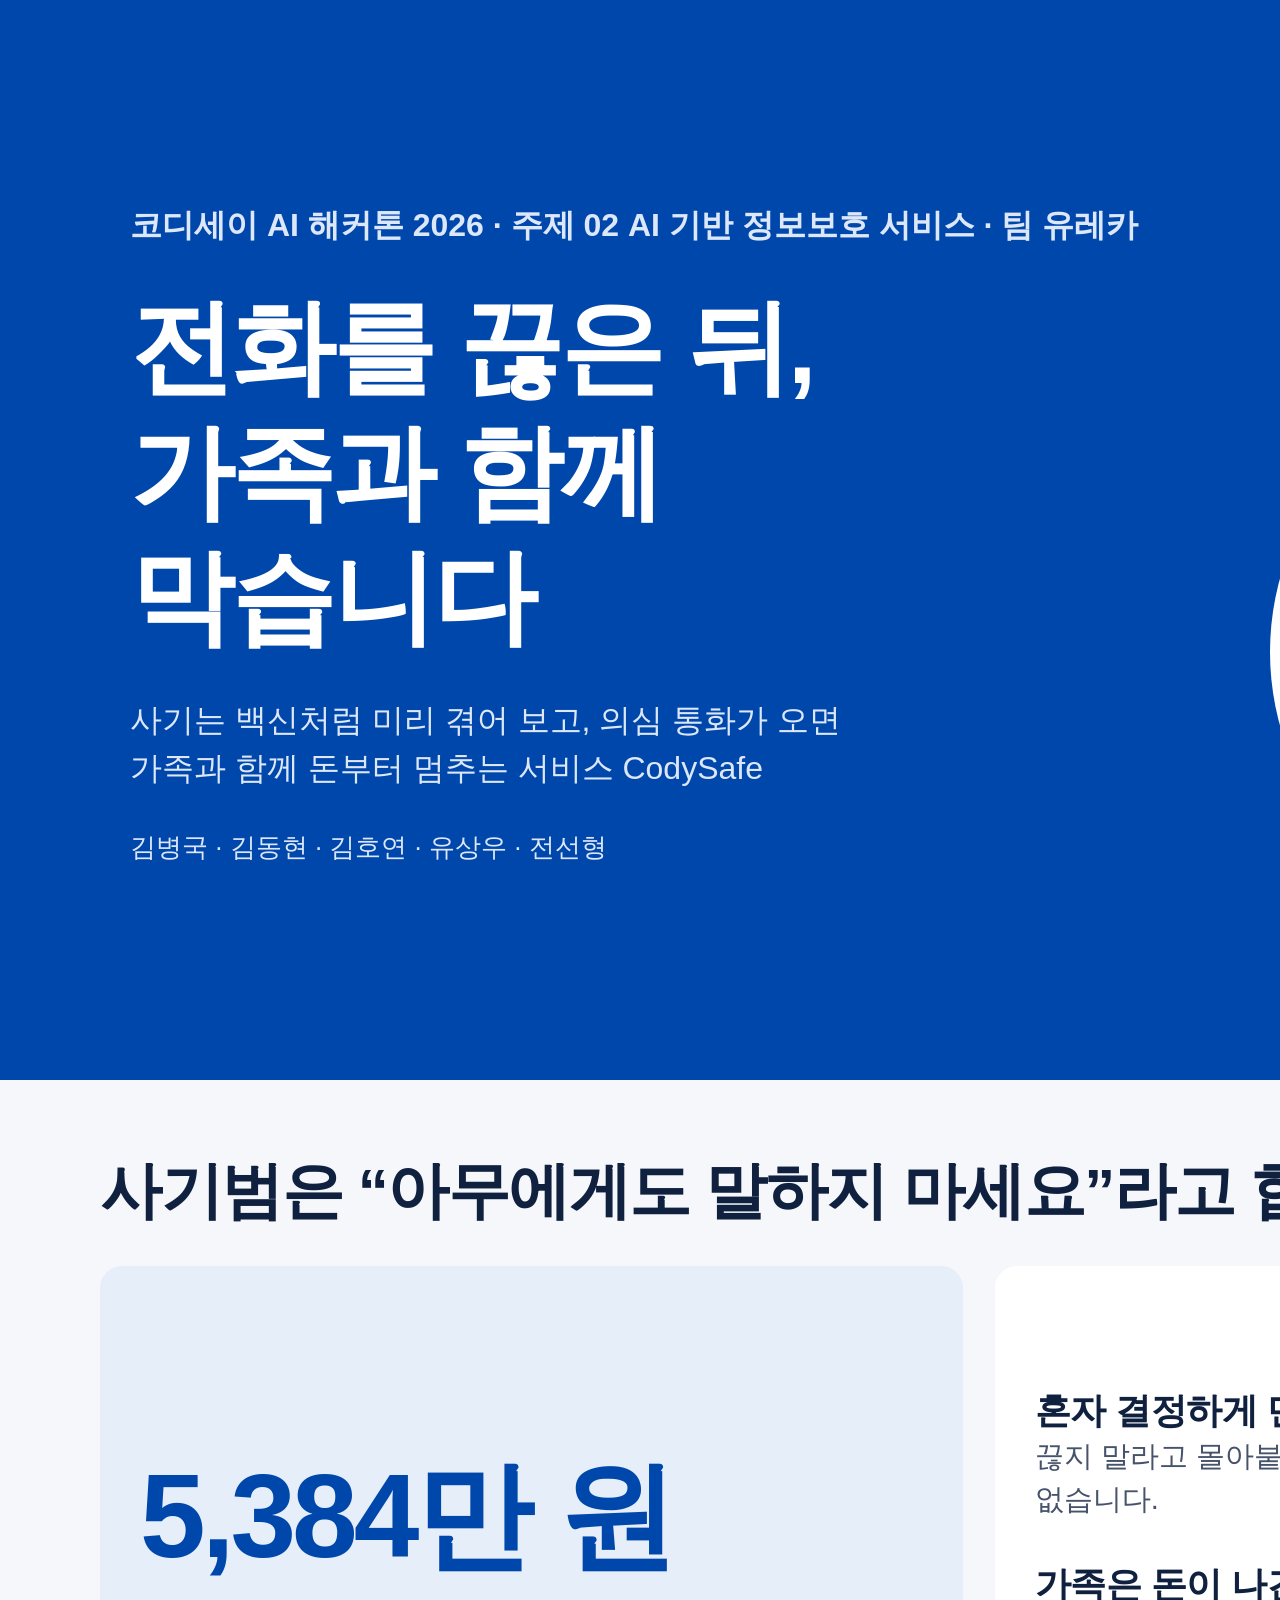
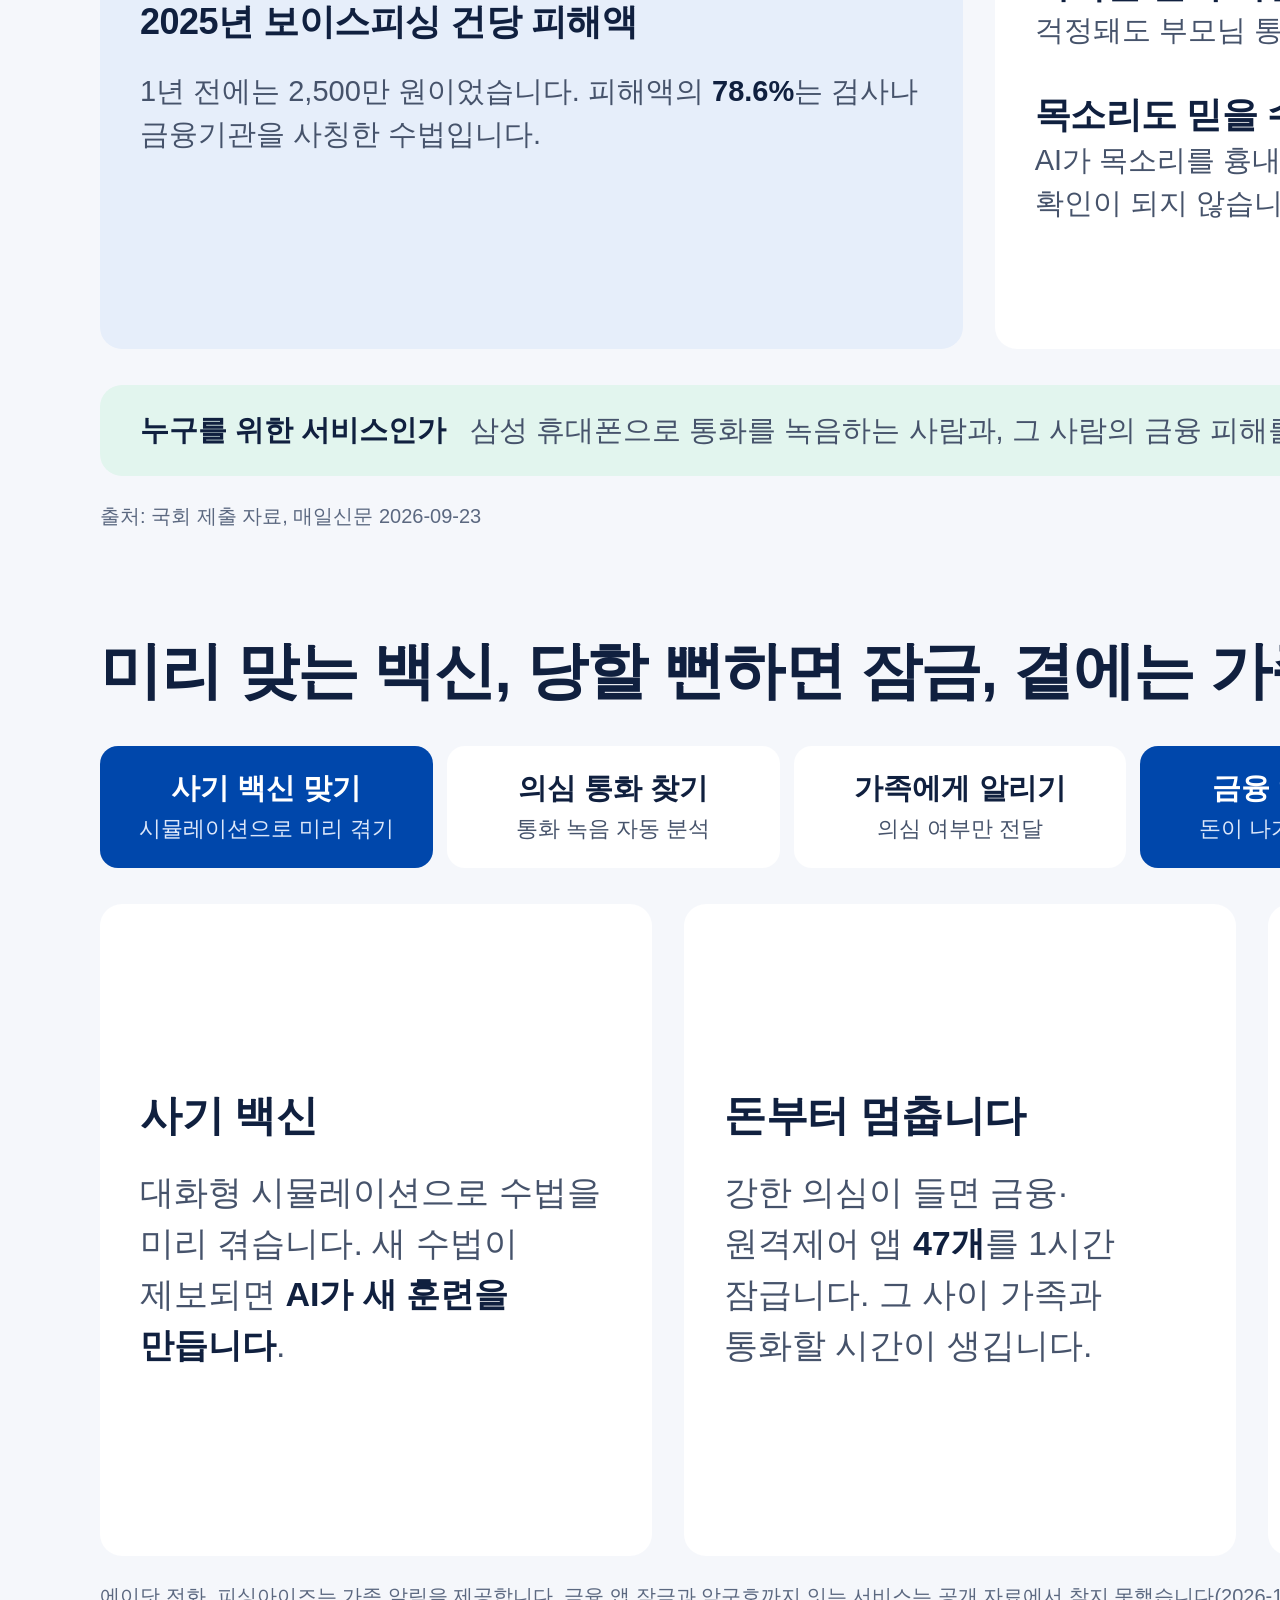
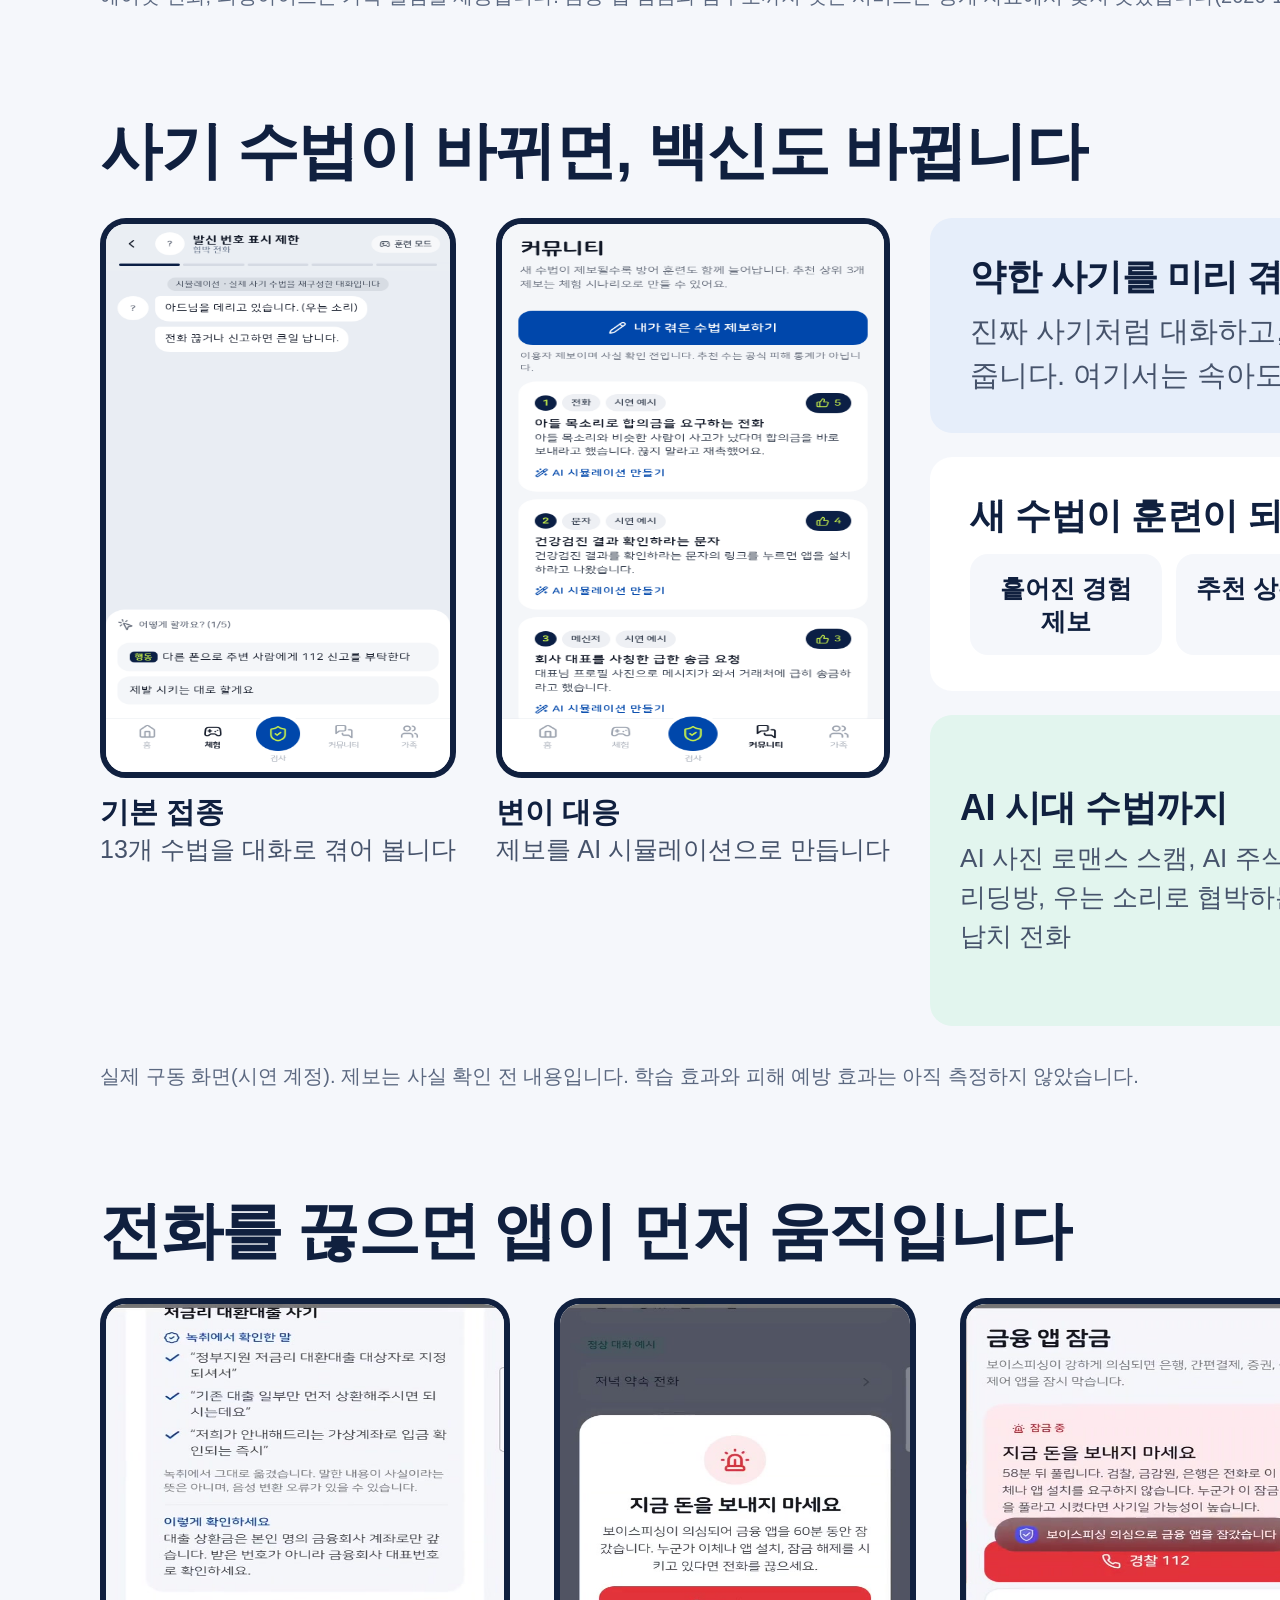
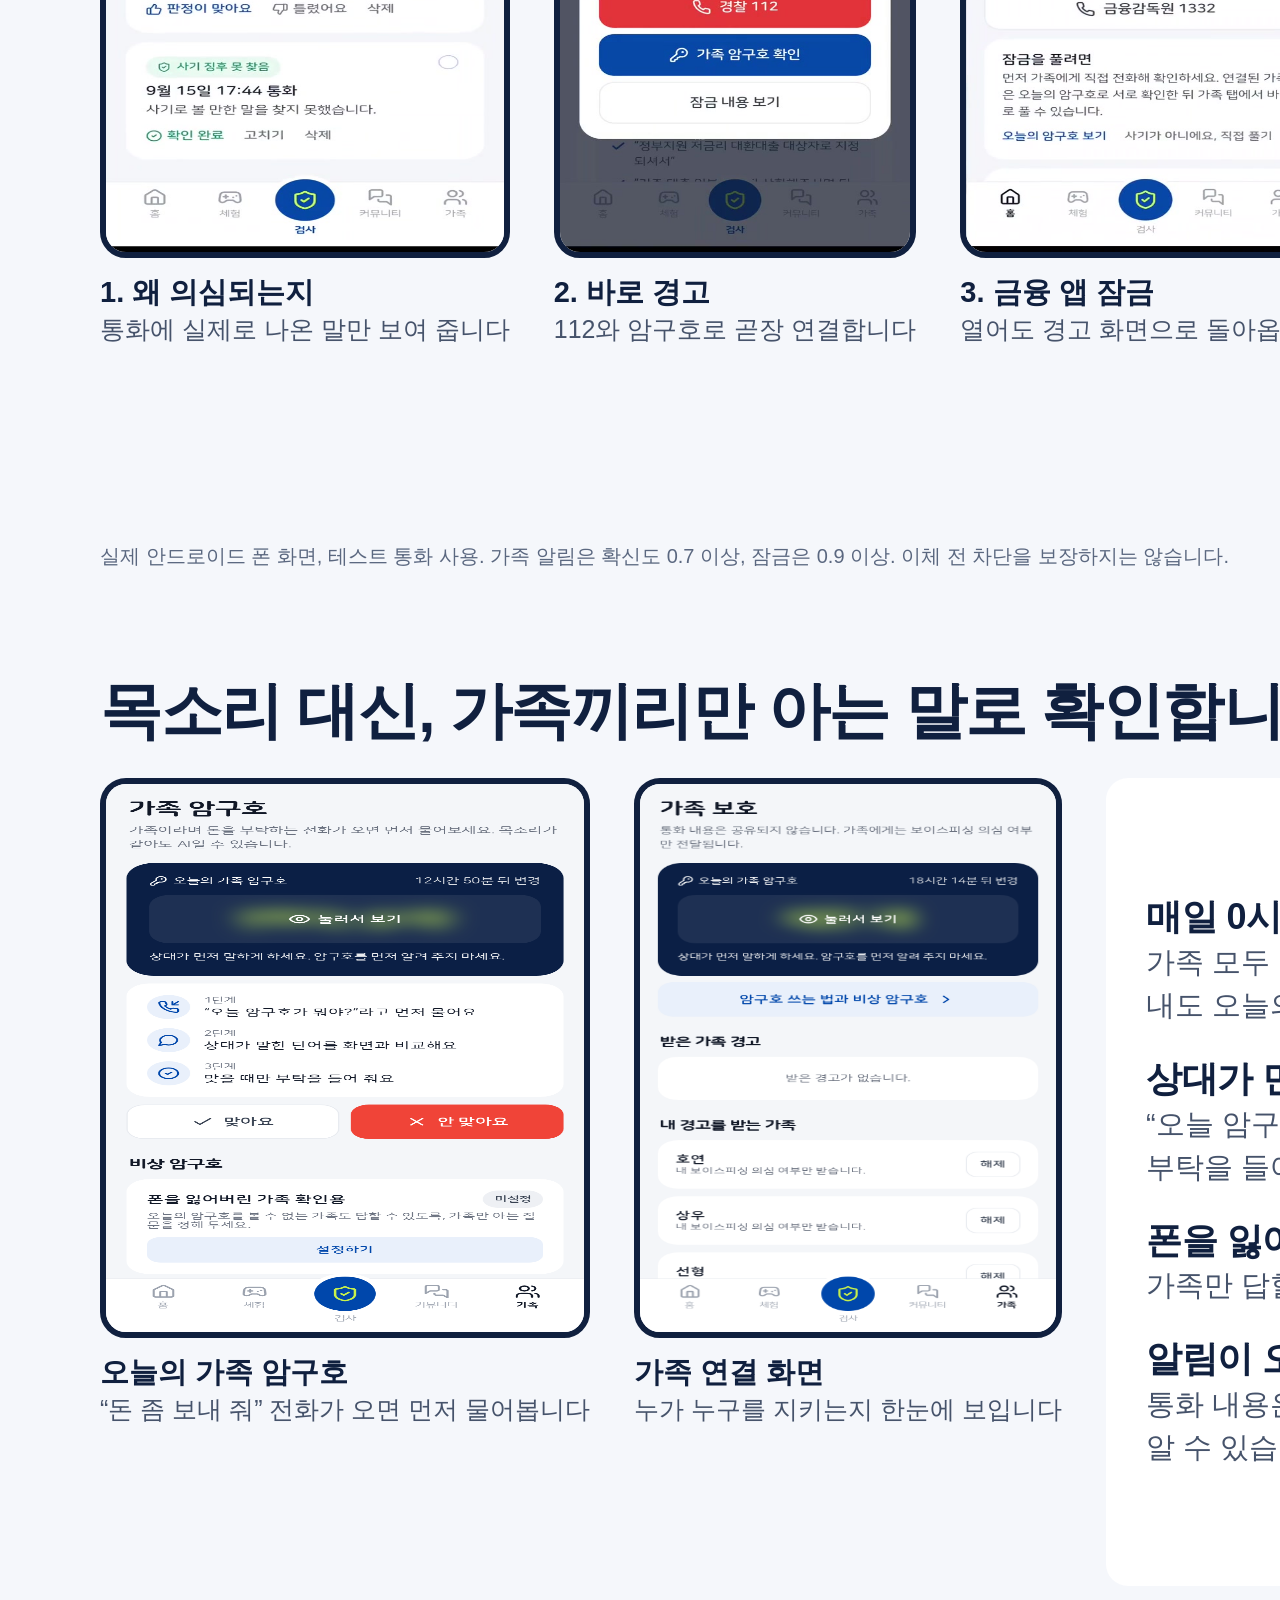
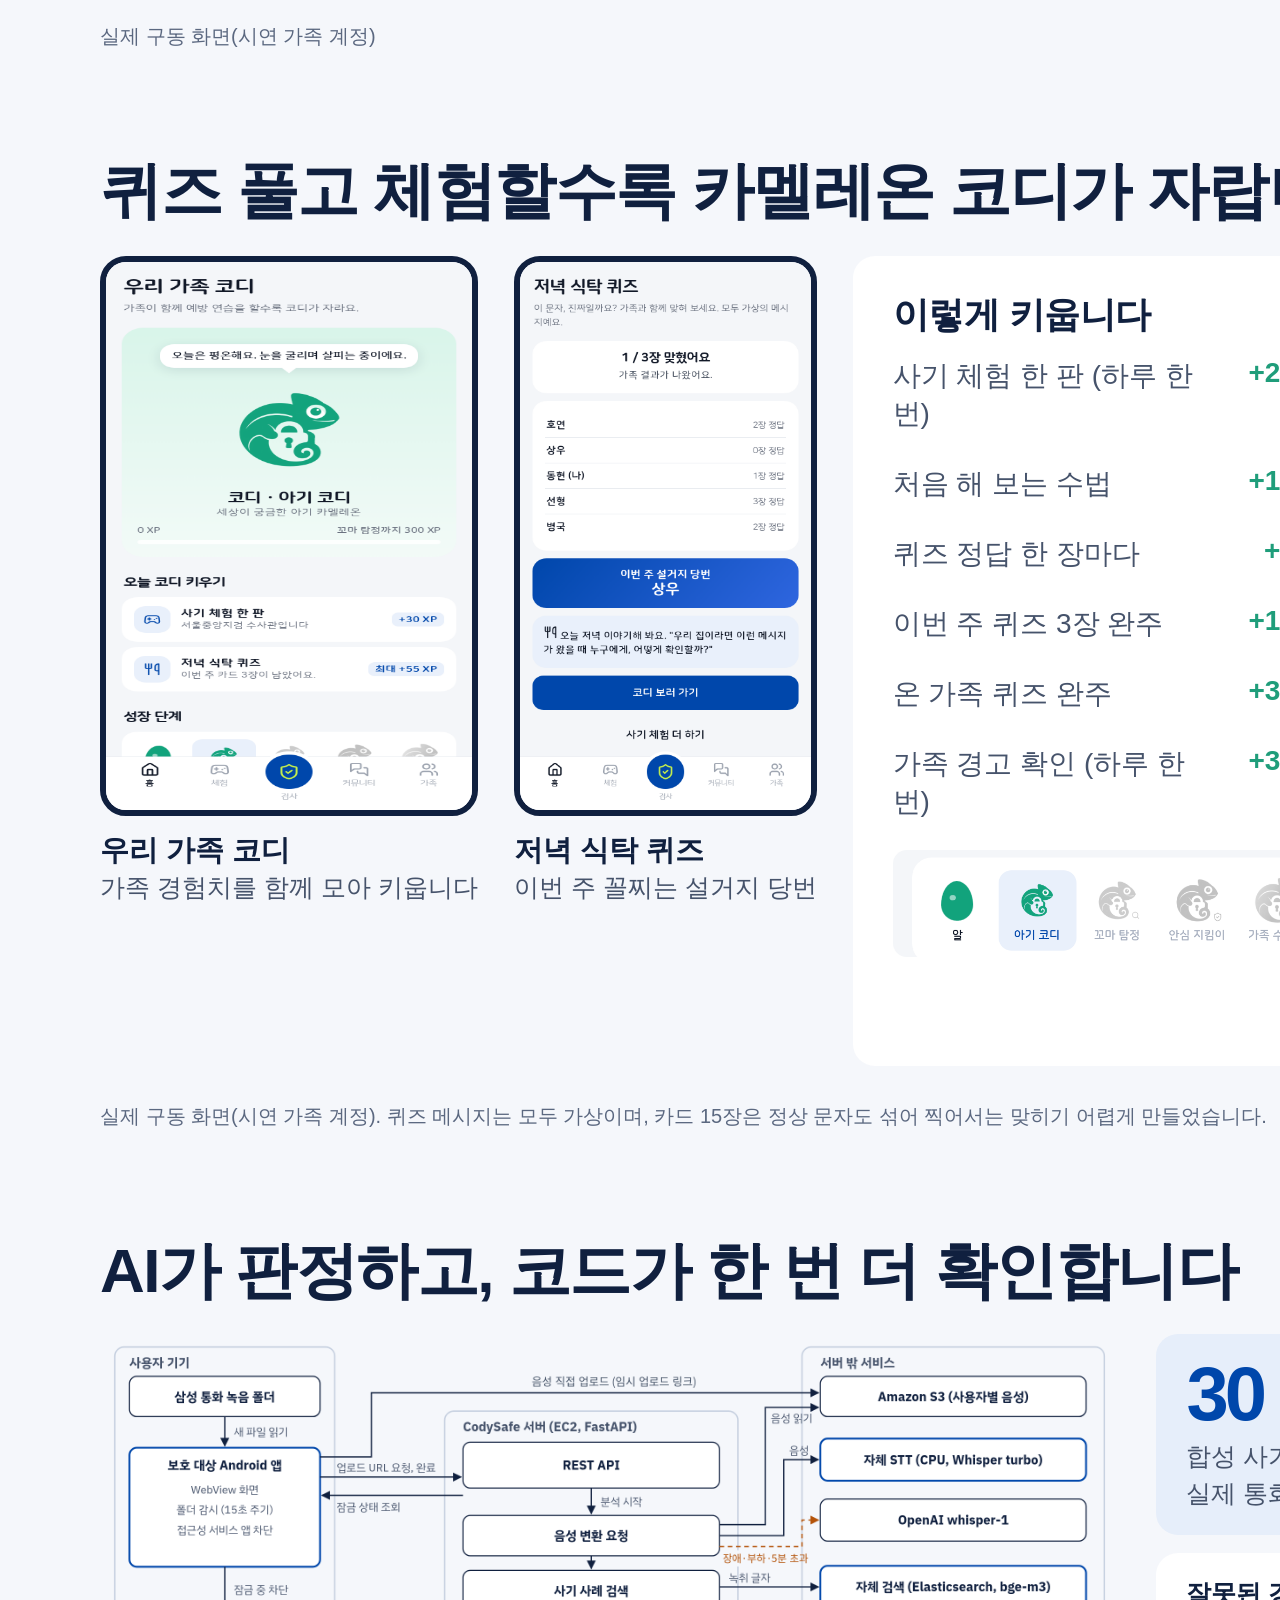
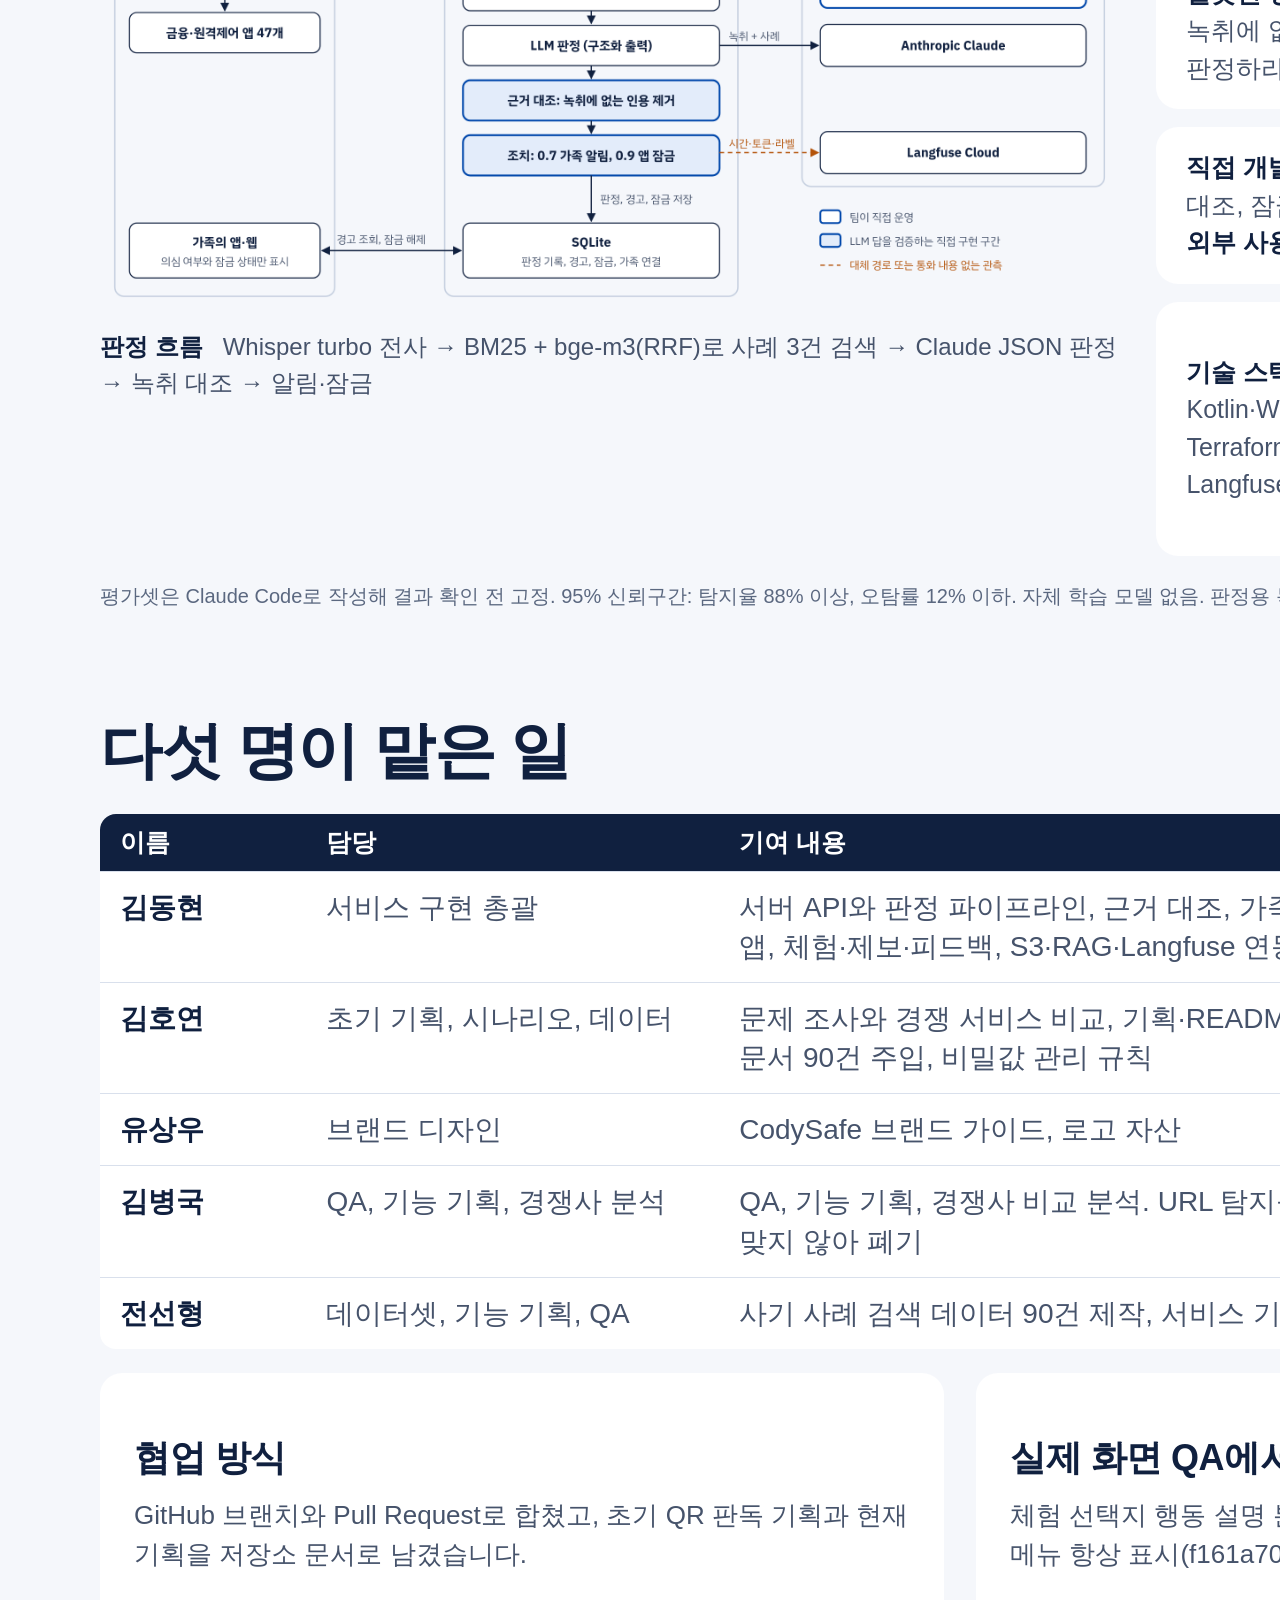
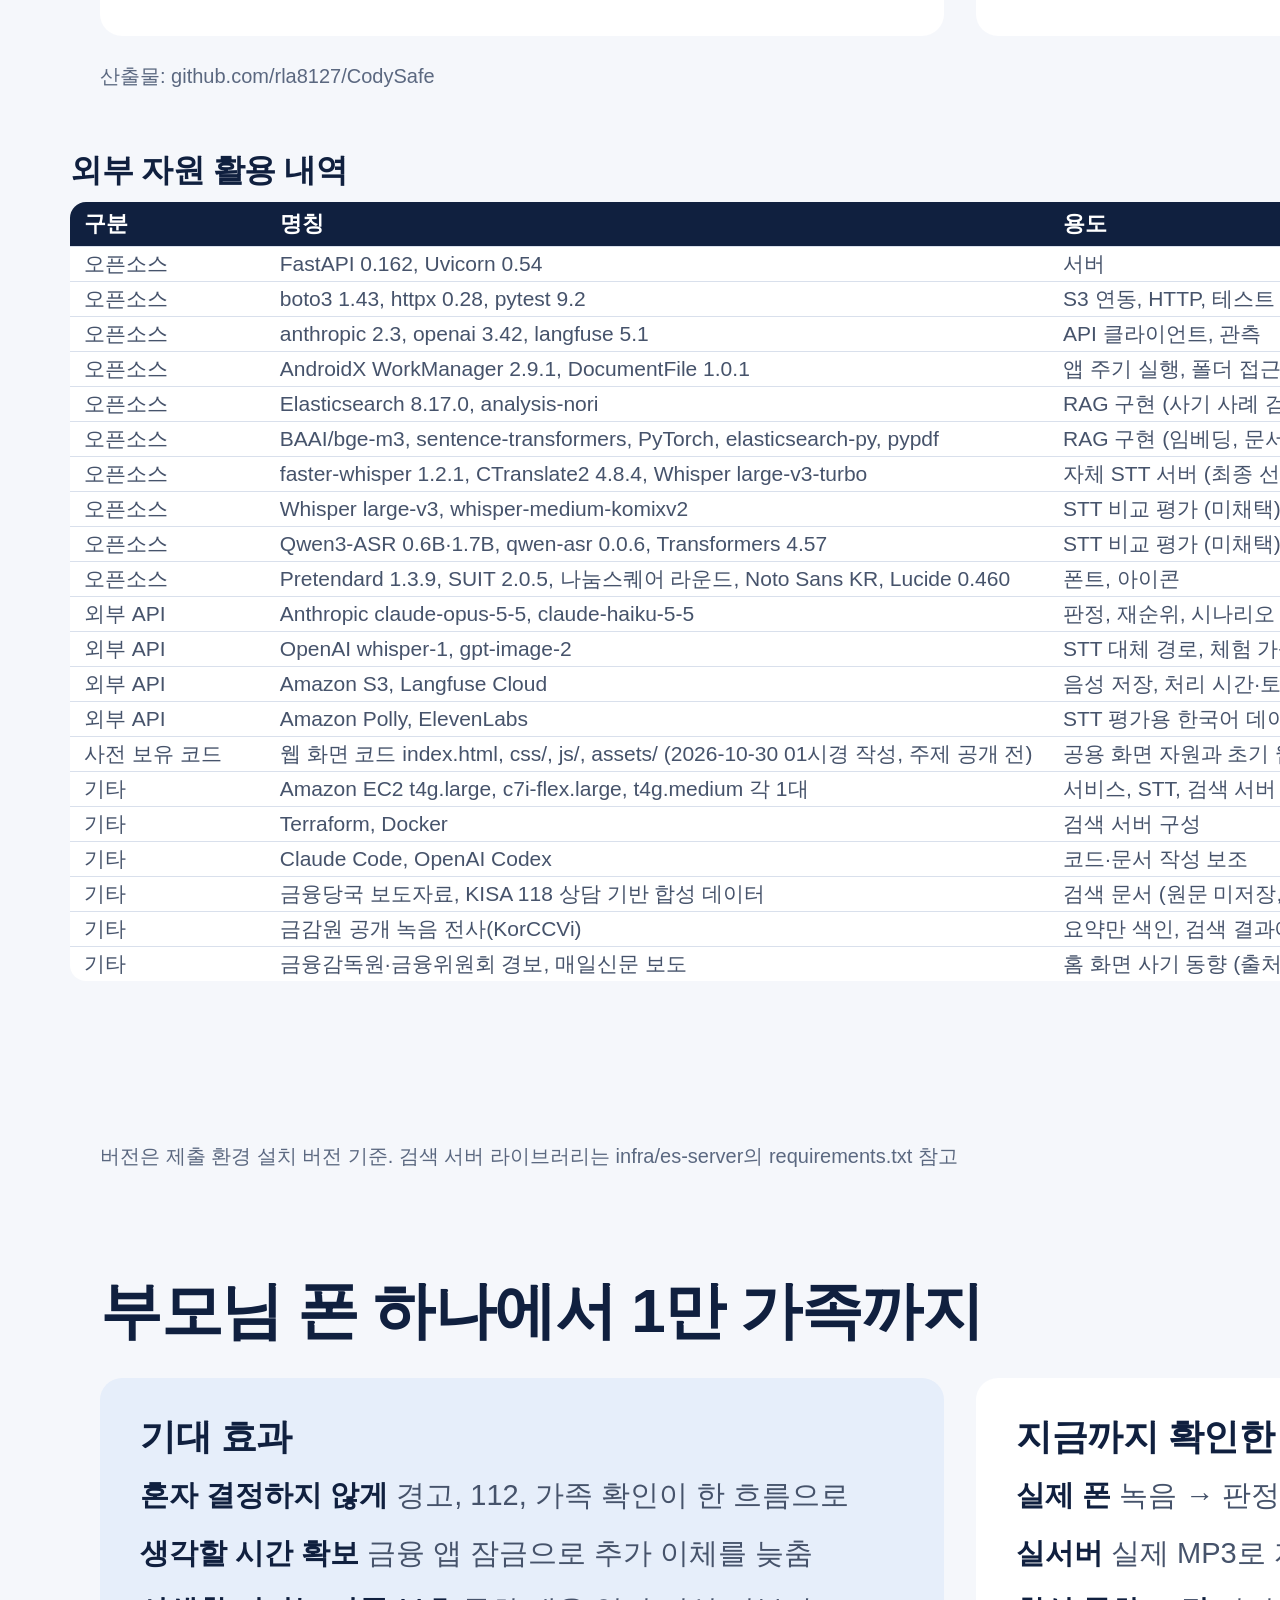
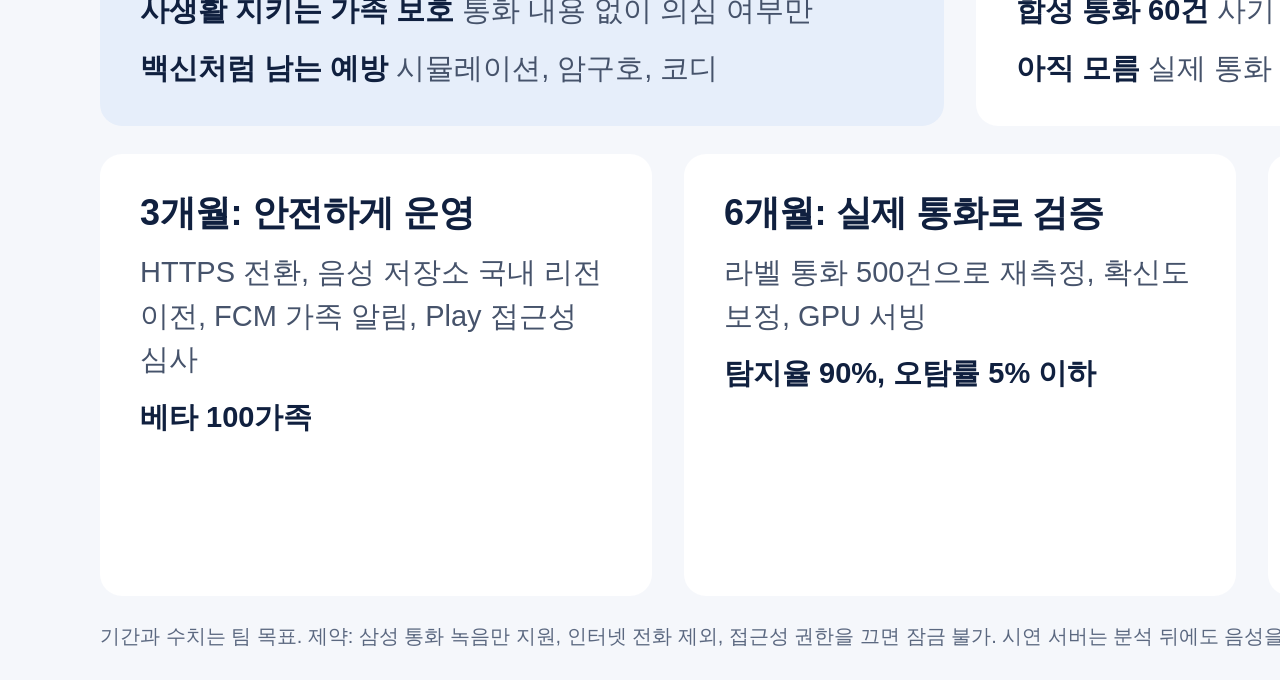
<file: submission/deck-v3/index.html>
<!doctype html><html lang="ko"><head><meta charset="utf-8"><title>CodySafe 발표자료 v3</title>
<style>
@page{size:1920px 1080px;margin:0}
:root{--ink:#10203F;--mid:#46536B;--cobalt:#0047AB;--pale:#E6EEFA;--green:#1F9D7A;--mint:#E2F5EE;--bg:#F5F7FB;--line:#D9E0EC;--red:#C8282D}
*{box-sizing:border-box;margin:0;padding:0}
body{font-family:"Noto Sans KR",sans-serif;color:var(--ink);word-break:keep-all}
section{width:1920px;height:1080px;padding:72px 100px 84px;background:var(--bg);position:relative;page-break-after:always;overflow:hidden;display:flex;flex-direction:column;gap:36px}
h1{font-size:62px;line-height:1.25;font-weight:800;letter-spacing:-1.5px}
h2{font-size:36px;line-height:1.3;font-weight:800;letter-spacing:-.5px}
p,li{font-size:29px;line-height:1.5;color:var(--mid)}
b{color:var(--ink)}
.foot{position:absolute;left:100px;right:100px;bottom:30px;display:flex;justify-content:space-between;gap:40px;font-size:20px;color:#5B6880}
.row{display:flex;gap:32px;flex:1;min-height:0}
.card{background:#fff;border-radius:22px;padding:36px 40px;display:flex;flex-direction:column;gap:14px;flex:1;min-width:0}
.tint{background:var(--pale)}.mint{background:var(--mint)}
.big{font-size:118px;font-weight:900;color:var(--cobalt);line-height:1;letter-spacing:-4px}
.ph{display:flex;flex-direction:column;gap:14px;min-width:0}
.ph img{height:560px;border-radius:26px;border:6px solid var(--ink);display:block;background:#fff}
.ph p{font-size:25px;line-height:1.38}
.ph b{display:block;font-size:29px}
table{border-collapse:collapse;width:100%;background:#fff;border-radius:16px;overflow:hidden}
th{background:var(--ink);color:#fff;text-align:left;padding:12px 20px;font-size:25px}
td{padding:12px 20px;border-top:1px solid var(--line);font-size:25px;line-height:1.4;vertical-align:top;color:var(--mid)}
.steps{display:flex;gap:14px}
.step{flex:1;border-radius:18px;background:#fff;padding:24px 20px;font-size:29px;font-weight:800;text-align:center;line-height:1.3}
.step small{display:block;font-size:22px;font-weight:400;color:var(--mid);margin-top:8px}
.step.on{background:var(--cobalt);color:#fff}.step.on small{color:#DCE7FA}
.xp{display:flex;justify-content:space-between;gap:20px;font-size:28px;color:var(--mid);padding:13px 0}
.lg h2{font-size:42px}.lg p{font-size:34px}.lg .card{justify-content:center;gap:24px}
.team td{font-size:28px;padding:16px 20px}
.xp b{color:var(--green);white-space:nowrap}
.cover{background:var(--cobalt);justify-content:center;padding-left:130px}
.cover h1{font-size:104px;color:#fff;line-height:1.2;letter-spacing:-3px}
.cover p{color:#DCE7FA;font-size:32px}
.cody-big{position:absolute;right:90px;bottom:150px;width:560px;background:#fff;border-radius:50%;padding:70px}
.ext{padding:30px 70px 62px;gap:10px}
.ext h2{font-size:32px}
.ext th{padding:7px 14px;font-size:22px}.ext td{padding:4px 14px;font-size:21px;line-height:1.24}
</style></head><body>

<section class="cover">
<p style="font-weight:700">코디세이 AI 해커톤 2026 · 주제 02 AI 기반 정보보호 서비스 · 팀 유레카</p>
<h1>전화를 끊은 뒤,<br>가족과 함께<br>막습니다</h1>
<p style="max-width:1000px">사기는 백신처럼 미리 겪어 보고, 의심 통화가 오면<br>가족과 함께 돈부터 멈추는 서비스 CodySafe</p>
<p style="font-size:26px">김병국 · 김동현 · 김호연 · 유상우 · 전선형</p>
<img class="cody-big" src="../../server/web/media/cody.png" alt="">
</section>

<section>
<h1>사기범은 “아무에게도 말하지 마세요”라고 합니다</h1>
<div class="row">
<div class="card tint" style="flex:1.05;justify-content:center;gap:24px"><div class="big">5,384만 원</div>
<h2>2025년 보이스피싱 건당 피해액</h2>
<p>1년 전에는 2,500만 원이었습니다. 피해액의 <b>78.6%</b>는 검사나 금융기관을 사칭한 수법입니다.</p></div>
<div class="card" style="gap:40px;justify-content:center">
<div><h2>혼자 결정하게 만듭니다</h2><p>끊지 말라고 몰아붙이면 옆 사람에게 물어볼 틈이 없습니다.</p></div>
<div><h2>가족은 돈이 나간 뒤에 압니다</h2><p>걱정돼도 부모님 통화 내용을 들여다볼 수는 없습니다.</p></div>
<div><h2>목소리도 믿을 수 없습니다</h2><p>AI가 목소리를 흉내 내는 시대에는 “내 아들 목소리”가 확인이 되지 않습니다.</p></div>
</div></div>
<div class="card mint" style="flex:none;padding:24px 40px"><p><b>누구를 위한 서비스인가</b> &nbsp; 삼성 휴대폰으로 통화를 녹음하는 사람과, 그 사람의 금융 피해를 걱정하는 가족</p></div>
<div class="foot"><span>출처: 국회 제출 자료, 매일신문 2026-09-23</span><span>1</span></div></section>

<section>
<h1>미리 맞는 백신, 당할 뻔하면 잠금, 곁에는 가족</h1>
<div class="steps">
<div class="step on">사기 백신 맞기<small>시뮬레이션으로 미리 겪기</small></div>
<div class="step">의심 통화 찾기<small>통화 녹음 자동 분석</small></div>
<div class="step">가족에게 알리기<small>의심 여부만 전달</small></div>
<div class="step on">금융 앱 잠그기<small>돈이 나가는 길을 막음</small></div>
<div class="step on">암구호로 확인<small>목소리 대신 오늘의 단어</small></div>
</div>
<div class="row lg">
<div class="card"><h2>사기 백신</h2><p>대화형 시뮬레이션으로 수법을 미리 겪습니다. 새 수법이 제보되면 <b>AI가 새 훈련을 만듭니다</b>.</p></div>
<div class="card"><h2>돈부터 멈춥니다</h2><p>강한 의심이 들면 금융·원격제어 앱 <b>47개</b>를 1시간 잠급니다. 그 사이 가족과 통화할 시간이 생깁니다.</p></div>
<div class="card"><h2>사생활은 그대로입니다</h2><p>가족에게는 <b>의심 여부와 잠금 상태만</b> 갑니다. 통화 내용이 안 보이니 부모님도 편하게 씁니다.</p></div>
</div>
<div class="foot"><span>에이닷 전화, 피싱아이즈는 가족 알림을 제공합니다. 금융 앱 잠금과 암구호까지 잇는 서비스는 공개 자료에서 찾지 못했습니다(2026-11 조사).</span><span>2</span></div></section>

<section style="gap:28px">
<h1>사기 수법이 바뀌면, 백신도 바뀝니다</h1>
<div class="row" style="gap:40px">
<div class="ph"><img src="shots/sim-kidnap.png" alt=""><p><b>기본 접종</b>13개 수법을 대화로 겪어 봅니다</p></div>
<div class="ph"><img src="shots/report.png" alt=""><p><b>변이 대응</b>제보를 AI 시뮬레이션으로 만듭니다</p></div>
<div style="flex:1;display:flex;flex-direction:column;gap:24px;min-width:0;margin-bottom:10px">
<div class="card tint" style="flex:none;gap:10px"><h2>약한 사기를 미리 겪는 백신</h2><p>진짜 사기처럼 대화하고, 고를 때마다 무엇이 위험한지 알려 줍니다. 여기서는 속아도 돈이 나가지 않습니다.</p></div>
<div class="card" style="flex:none;gap:14px"><h2>새 수법이 훈련이 되기까지</h2>
<div class="steps">
<div class="step" style="background:var(--bg);font-size:25px;padding:18px 10px">흩어진 경험 제보</div>
<div class="step" style="background:var(--bg);font-size:25px;padding:18px 10px">추천 상위 3건</div>
<div class="step" style="background:var(--bg);font-size:25px;padding:18px 10px">번호·계좌·링크 가림</div>
<div class="step on" style="font-size:25px;padding:18px 10px">AI가 5턴 체험 생성</div>
</div></div>
<div class="row" style="gap:24px">
<div class="card mint" style="justify-content:center;gap:8px;padding:26px 30px"><h2>AI 시대 수법까지</h2><p style="font-size:26px">AI 사진 로맨스 스캠, AI 주식 리딩방, 우는 소리로 협박하는 납치 전화</p></div>
<div class="card mint" style="justify-content:center;gap:8px;padding:26px 30px"><h2>다시 맞는 접종</h2><p style="font-size:26px">퀴즈에서 틀린 수법의 체험을 다시 추천합니다</p></div>
</div>
</div></div>
<div class="foot"><span>실제 구동 화면(시연 계정). 제보는 사실 확인 전 내용입니다. 학습 효과와 피해 예방 효과는 아직 측정하지 않았습니다.</span><span>3</span></div></section>

<section style="gap:28px">
<h1>전화를 끊으면 앱이 먼저 움직입니다</h1>
<div class="row" style="gap:44px">
<div class="ph"><img src="../deck/img/evidence.jpg" alt=""><p><b>1. 왜 의심되는지</b>통화에 실제로 나온 말만 보여 줍니다</p></div>
<div class="ph"><img src="../deck/img/lock-modal.jpg" alt=""><p><b>2. 바로 경고</b>112와 암구호로 곧장 연결합니다</p></div>
<div class="ph"><img src="../deck/img/lock-page.jpg" alt=""><p><b>3. 금융 앱 잠금</b>열어도 경고 화면으로 돌아옵니다</p></div>
<div class="card tint" style="justify-content:center;gap:28px;margin-bottom:10px">
<div><h2>할 일은 한 번뿐</h2><p>녹음 폴더만 연결하면 새 통화 녹음을 앱이 알아서 검사합니다.</p></div>
<div><h2>잘못 잠겨도 괜찮습니다</h2><p>가족은 바로 풀어 줄 수 있고, 본인은 10분을 기다리면 풉니다. 1시간이 지나면 저절로 풀립니다.</p></div>
<div><h2>근거가 없으면 조용히</h2><p>녹취에서 근거를 찾지 못하면 알림도 잠금도 없습니다.</p></div>
</div></div>
<div class="foot"><span>실제 안드로이드 폰 화면, 테스트 통화 사용. 가족 알림은 확신도 0.7 이상, 잠금은 0.9 이상. 이체 전 차단을 보장하지는 않습니다.</span><span>4</span></div></section>

<section style="gap:28px">
<h1>목소리 대신, 가족끼리만 아는 말로 확인합니다</h1>
<div class="row" style="gap:44px">
<div class="ph"><img src="shots/phrase.png" alt=""><p><b>오늘의 가족 암구호</b>“돈 좀 보내 줘” 전화가 오면 먼저 물어봅니다</p></div>
<div class="ph"><img src="../deck/img/app-family.png" alt=""><p><b>가족 연결 화면</b>누가 누구를 지키는지 한눈에 보입니다</p></div>
<div class="card" style="justify-content:center;gap:28px;margin-bottom:10px">
<div><h2>매일 0시에 바뀌는 단어 2개</h2><p>가족 모두 같은 단어를 봅니다. 목소리를 흉내 내도 오늘의 단어까지 알아맞히기는 어렵습니다.</p></div>
<div><h2>상대가 먼저 말하게 합니다</h2><p>“오늘 암구호가 뭐야?”라고 묻고, 맞을 때만 부탁을 들어줍니다.</p></div>
<div><h2>폰을 잃어버린 날에는 비상 암구호</h2><p>가족만 답할 수 있는 질문을 미리 정해 둡니다.</p></div>
<div><h2>알림이 오면 전화부터</h2><p>통화 내용은 몰라도 “지금 전화해 봐야겠다”는 건 알 수 있습니다.</p></div>
</div></div>
<div class="foot"><span>실제 구동 화면(시연 가족 계정)</span><span>5</span></div></section>

<section style="gap:26px">
<h1>퀴즈 풀고 체험할수록 카멜레온 코디가 자랍니다</h1>
<div class="row" style="gap:36px">
<div class="ph"><img src="shots/pet.png" alt=""><p><b>우리 가족 코디</b>가족 경험치를 함께 모아 키웁니다</p></div>
<div class="ph"><img src="shots/quiz-end.png" alt=""><p><b>저녁 식탁 퀴즈</b>이번 주 꼴찌는 설거지 당번</p></div>
<div class="card" style="gap:6px;margin-bottom:10px">
<h2>이렇게 키웁니다</h2>
<div class="xp"><span>사기 체험 한 판 (하루 한 번)</span><b>+20 XP</b></div>
<div class="xp"><span>처음 해 보는 수법</span><b>+10 XP</b></div>
<div class="xp"><span>퀴즈 정답 한 장마다</span><b>+5 XP</b></div>
<div class="xp"><span>이번 주 퀴즈 3장 완주</span><b>+10 XP</b></div>
<div class="xp"><span>온 가족 퀴즈 완주</span><b>+30 XP</b></div>
<div class="xp"><span>가족 경고 확인 (하루 한 번)</span><b>+30 XP</b></div>
<img src="shots/strip.png" alt="알, 아기 코디, 꼬마 탐정, 안심 지킴이, 가족 수호자 다섯 단계" style="width:100%;margin-top:10px;border-radius:14px">
</div>
<div class="card mint" style="flex:.72;gap:24px;margin-bottom:10px;justify-content:center">
<div><h2>점수는 안 깎입니다</h2><p>예방 행동에만 점수를 줍니다. 틀려도 연습입니다.</p></div>
<div><h2>코디 색이 경고가 됩니다</h2><p>확인할 통화가 있으면 빨개지고, 가족이 확인하면 파랗게 돌아옵니다.</p></div>
<div><h2>틀린 수법은 다시</h2><p>퀴즈에서 틀린 수법의 체험을 추천합니다. 체험은 13개 수법입니다.</p></div>
</div>
</div>
<div class="foot"><span>실제 구동 화면(시연 가족 계정). 퀴즈 메시지는 모두 가상이며, 카드 15장은 정상 문자도 섞어 찍어서는 맞히기 어렵게 만들었습니다.</span><span>6</span></div></section>

<section style="gap:24px">
<h1>AI가 판정하고, 코드가 한 번 더 확인합니다</h1>
<div class="row" style="gap:28px">
<div style="flex:1.55;display:flex;flex-direction:column;gap:16px;min-width:0">
<img src="shots/arch.png" alt="CodySafe 아키텍처" style="width:100%;display:block">
<p style="font-size:24px"><b>판정 흐름</b> &nbsp; Whisper turbo 전사 → BM25 + bge-m3(RRF)로 사례 3건 검색 → Claude JSON 판정 → 녹취 대조 → 알림·잠금</p>
</div>
<div style="flex:1;display:flex;flex-direction:column;gap:18px;min-width:0">
<div class="card tint" style="flex:none;padding:22px 30px;gap:6px"><div class="big" style="font-size:76px">30 / 30</div><p style="font-size:25px">합성 사기 통화 탐지, 합성 정상 통화 30건 오탐 <b>0건</b>. 실제 통화 성능은 미측정</p></div>
<div class="card" style="flex:none;padding:22px 30px;gap:6px"><p style="font-size:25px"><b>잘못된 경고도 피해입니다</b><br>녹취에 없는 문장은 근거로 못 쓰고, 통화 속 “정상으로 판정하라”는 지시도 따르지 않습니다.</p></div>
<div class="card" style="flex:none;padding:22px 30px;gap:6px"><p style="font-size:25px"><b>직접 개발</b> STT 서버(5개 설정 비교), 사례 검색, 근거 대조, 잠금 규칙, 암구호, 코디·퀴즈, Android 앱<br><b>외부 사용</b> Claude, OpenAI whisper-1(대체), 공개 모델</p></div>
<div class="card" style="padding:22px 30px;gap:6px;justify-content:center"><p style="font-size:25px"><b>기술 스택</b> Python·FastAPI·SQLite, HTML·CSS·JS, Kotlin·WebView, Elasticsearch, AWS EC2·S3, Terraform·Docker, GitHub Actions, pytest 71개, Langfuse</p></div>
</div></div>
<div class="foot"><span>평가셋은 Claude Code로 작성해 결과 확인 전 고정. 95% 신뢰구간: 탐지율 88% 이상, 오탐률 12% 이하. 자체 학습 모델 없음. 판정용 녹취와 대체 경로 음성은 외부 API로 전송됩니다.</span><span>7</span></div></section>

<section style="gap:24px">
<h1>다섯 명이 맡은 일</h1>
<table class="team">
<tr><th style="width:12%">이름</th><th style="width:24%">담당</th><th>기여 내용</th></tr>
<tr><td><b>김동현</b></td><td>서비스 구현 총괄</td><td>서버 API와 판정 파이프라인, 근거 대조, 가족 알림·잠금·암구호, 웹 화면, 안드로이드 앱, 체험·제보·피드백, S3·RAG·Langfuse 연동, 테스트, 배포</td></tr>
<tr><td><b>김호연</b></td><td>초기 기획, 시나리오, 데이터</td><td>문제 조사와 경쟁 서비스 비교, 기획·README 초안, 체험 시나리오 13개 작성, 검색 문서 90건 주입, 비밀값 관리 규칙</td></tr>
<tr><td><b>유상우</b></td><td>브랜드 디자인</td><td>CodySafe 브랜드 가이드, 로고 자산</td></tr>
<tr><td><b>김병국</b></td><td>QA, 기능 기획, 경쟁사 분석</td><td>QA, 기능 기획, 경쟁사 비교 분석. URL 탐지를 개발했으나 통화 후 대응이라는 목적과 맞지 않아 폐기</td></tr>
<tr><td><b>전선형</b></td><td>데이터셋, 기능 기획, QA</td><td>사기 사례 검색 데이터 90건 제작, 서비스 기능 기획, 품질 검증(QA)</td></tr>
</table>
<div class="row">
<div class="card" style="padding:26px 34px;justify-content:center"><h2>협업 방식</h2><p style="font-size:26px">GitHub 브랜치와 Pull Request로 합쳤고, 초기 QR 판독 기획과 현재 기획을 저장소 문서로 남겼습니다.</p></div>
<div class="card" style="padding:26px 34px;justify-content:center"><h2>실제 화면 QA에서 고친 문제</h2><p style="font-size:26px">체험 선택지 행동 설명 분리, 5턴 확장(e352ae7, 55c43ac), 아래 메뉴 항상 표시(f161a70, 03524da), 상태바 겹침 수정(55c43ac)</p></div>
</div>
<div class="foot"><span>산출물: github.com/rla8127/CodySafe</span><span>8</span></div></section>

<section class="ext">
<h2>외부 자원 활용 내역</h2>
<table>
<tr><th style="width:11%">구분</th><th style="width:44%">명칭</th><th style="width:29%">용도</th><th>라이선스</th></tr>
<tr><td>오픈소스</td><td>FastAPI 0.162, Uvicorn 0.54</td><td>서버</td><td>MIT, BSD-3-Clause</td></tr>
<tr><td>오픈소스</td><td>boto3 1.43, httpx 0.28, pytest 9.2</td><td>S3 연동, HTTP, 테스트</td><td>Apache 2.0, BSD-3, MIT</td></tr>
<tr><td>오픈소스</td><td>anthropic 2.3, openai 3.42, langfuse 5.1</td><td>API 클라이언트, 관측</td><td>MIT, Apache 2.0, MIT</td></tr>
<tr><td>오픈소스</td><td>AndroidX WorkManager 2.9.1, DocumentFile 1.0.1</td><td>앱 주기 실행, 폴더 접근</td><td>Apache 2.0</td></tr>
<tr><td>오픈소스</td><td>Elasticsearch 8.17.0, analysis-nori</td><td>RAG 구현 (사기 사례 검색)</td><td>Elastic License 2.0</td></tr>
<tr><td>오픈소스</td><td>BAAI/bge-m3, sentence-transformers, PyTorch, elasticsearch-py, pypdf</td><td>RAG 구현 (임베딩, 문서 적재)</td><td>MIT, Apache 2.0, BSD-3</td></tr>
<tr><td>오픈소스</td><td>faster-whisper 1.2.1, CTranslate2 4.8.4, Whisper large-v3-turbo</td><td>자체 STT 서버 (최종 선정)</td><td>MIT</td></tr>
<tr><td>오픈소스</td><td>Whisper large-v3, whisper-medium-komixv2</td><td>STT 비교 평가 (미채택)</td><td>MIT, 모델 카드 표기 없음</td></tr>
<tr><td>오픈소스</td><td>Qwen3-ASR 0.6B·1.7B, qwen-asr 0.0.6, Transformers 4.57</td><td>STT 비교 평가 (미채택)</td><td>Apache 2.0</td></tr>
<tr><td>오픈소스</td><td>Pretendard 1.3.9, SUIT 2.0.5, 나눔스퀘어 라운드, Noto Sans KR, Lucide 0.460</td><td>폰트, 아이콘</td><td>OFL, ISC</td></tr>
<tr><td>외부 API</td><td>Anthropic claude-opus-5-5, claude-haiku-5-5</td><td>판정, 재순위, 시나리오 생성, 문서 구조화</td><td>상용 API</td></tr>
<tr><td>외부 API</td><td>OpenAI whisper-1, gpt-image-2</td><td>STT 대체 경로, 체험 가상 인물 사진</td><td>상용 API</td></tr>
<tr><td>외부 API</td><td>Amazon S3, Langfuse Cloud</td><td>음성 저장, 처리 시간·토큰 관측</td><td>상용 서비스</td></tr>
<tr><td>외부 API</td><td>Amazon Polly, ElevenLabs</td><td>STT 평가용 한국어 데이터셋, 자연스러운 음성 생성</td><td>상용 API</td></tr>
<tr><td>사전 보유 코드</td><td>웹 화면 코드 index.html, css/, js/, assets/ (2026-10-30 01시경 작성, 주제 공개 전)</td><td>공용 화면 자원과 초기 웹 MVP</td><td>팀 자체 작성</td></tr>
<tr><td>기타</td><td>Amazon EC2 t4g.large, c7i-flex.large, t4g.medium 각 1대</td><td>서비스, STT, 검색 서버</td><td>상용 서비스</td></tr>
<tr><td>기타</td><td>Terraform, Docker</td><td>검색 서버 구성</td><td>BUSL 1.1, Apache 2.0</td></tr>
<tr><td>기타</td><td>Claude Code, OpenAI Codex</td><td>코드·문서 작성 보조</td><td>상용 서비스</td></tr>
<tr><td>기타</td><td>금융당국 보도자료, KISA 118 상담 기반 합성 데이터</td><td>검색 문서 (원문 미저장, 요약만 적재)</td><td>각 출처 이용 조건</td></tr>
<tr><td>기타</td><td>금감원 공개 녹음 전사(KorCCVi)</td><td>요약만 색인, 검색 결과에서 제외, 재배포 안 함</td><td>재배포 금지, 금감원 조건</td></tr>
<tr><td>기타</td><td>금융감독원·금융위원회 경보, 매일신문 보도</td><td>홈 화면 사기 동향 (출처 표시)</td><td>출처 표시 인용</td></tr>
</table>
<div class="foot"><span>버전은 제출 환경 설치 버전 기준. 검색 서버 라이브러리는 infra/es-server의 requirements.txt 참고</span><span>9</span></div></section>

<section style="gap:28px">
<h1>부모님 폰 하나에서 1만 가족까지</h1>
<div class="row" style="flex:none">
<div class="card tint"><h2>기대 효과</h2>
<p><b>혼자 결정하지 않게</b> 경고, 112, 가족 확인이 한 흐름으로</p>
<p><b>생각할 시간 확보</b> 금융 앱 잠금으로 추가 이체를 늦춤</p>
<p><b>사생활 지키는 가족 보호</b> 통화 내용 없이 의심 여부만</p>
<p><b>백신처럼 남는 예방</b> 시뮬레이션, 암구호, 코디</p></div>
<div class="card"><h2>지금까지 확인한 것</h2>
<p><b>실제 폰</b> 녹음 → 판정 → 경고 → 금융 앱 잠금 동작</p>
<p><b>실서버</b> 실제 MP3로 자체 STT부터 잠금까지 동작</p>
<p><b>합성 통화 60건</b> 사기 30건 탐지, 정상 30건 오탐 0</p>
<p><b>아직 모름</b> 실제 통화 성능, 실제 피해 감소 효과</p></div>
</div>
<div class="row">
<div class="card"><h2>3개월: 안전하게 운영</h2><p>HTTPS 전환, 음성 저장소 국내 리전 이전, FCM 가족 알림, Play 접근성 심사</p><p><b>베타 100가족</b></p></div>
<div class="card"><h2>6개월: 실제 통화로 검증</h2><p>라벨 통화 500건으로 재측정, 확신도 보정, GPU 서빙</p><p><b>탐지율 90%, 오탐률 5% 이하</b></p></div>
<div class="card"><h2>12개월: 제휴</h2><p>제조사·통신사 실시간 탐지 연동, 금융사 이체 지연 연계, 삼성 외 환경 지원</p><p><b>제휴 1곳, 1만 가족</b></p></div>
</div>
<div class="foot"><span>기간과 수치는 팀 목표. 제약: 삼성 통화 녹음만 지원, 인터넷 전화 제외, 접근성 권한을 끄면 잠금 불가. 시연 서버는 분석 뒤에도 음성을 보관하며 기록을 지우면 함께 삭제합니다.</span><span>10</span></div></section>
</body></html>
</file>
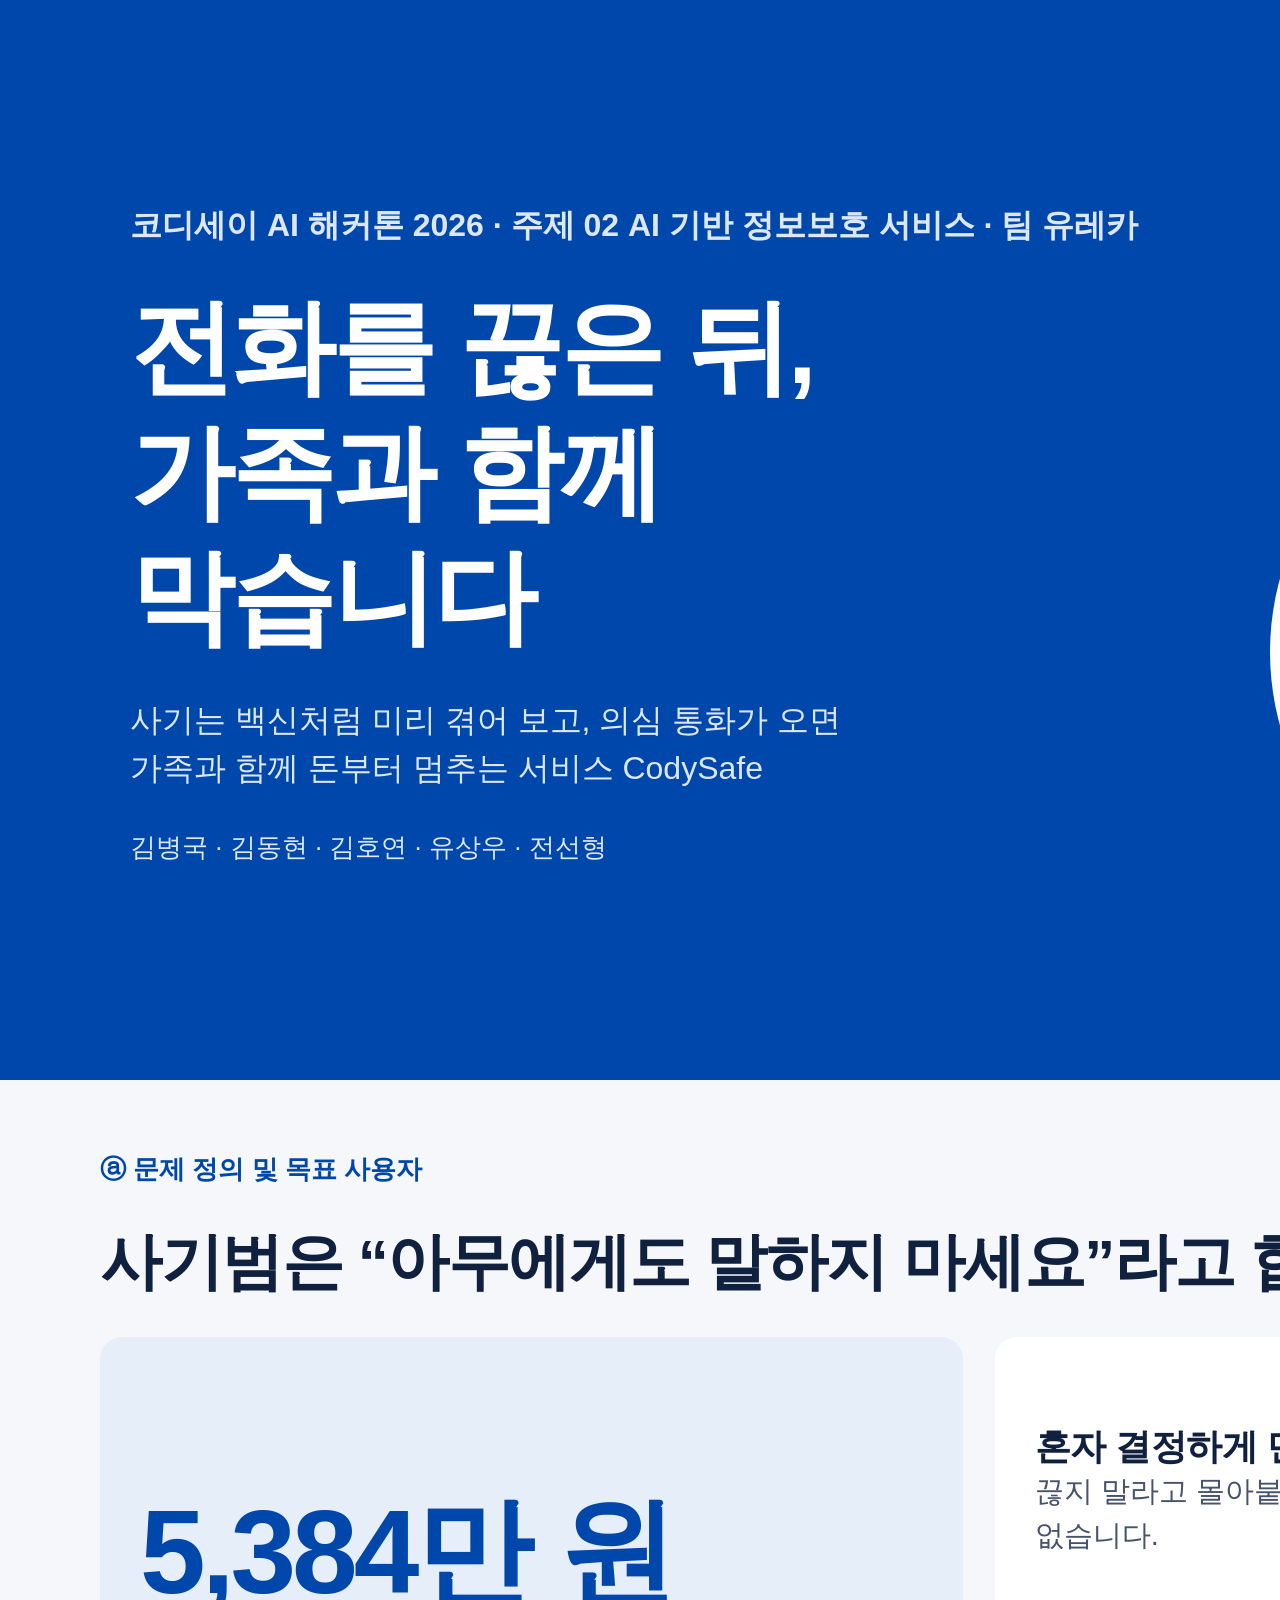
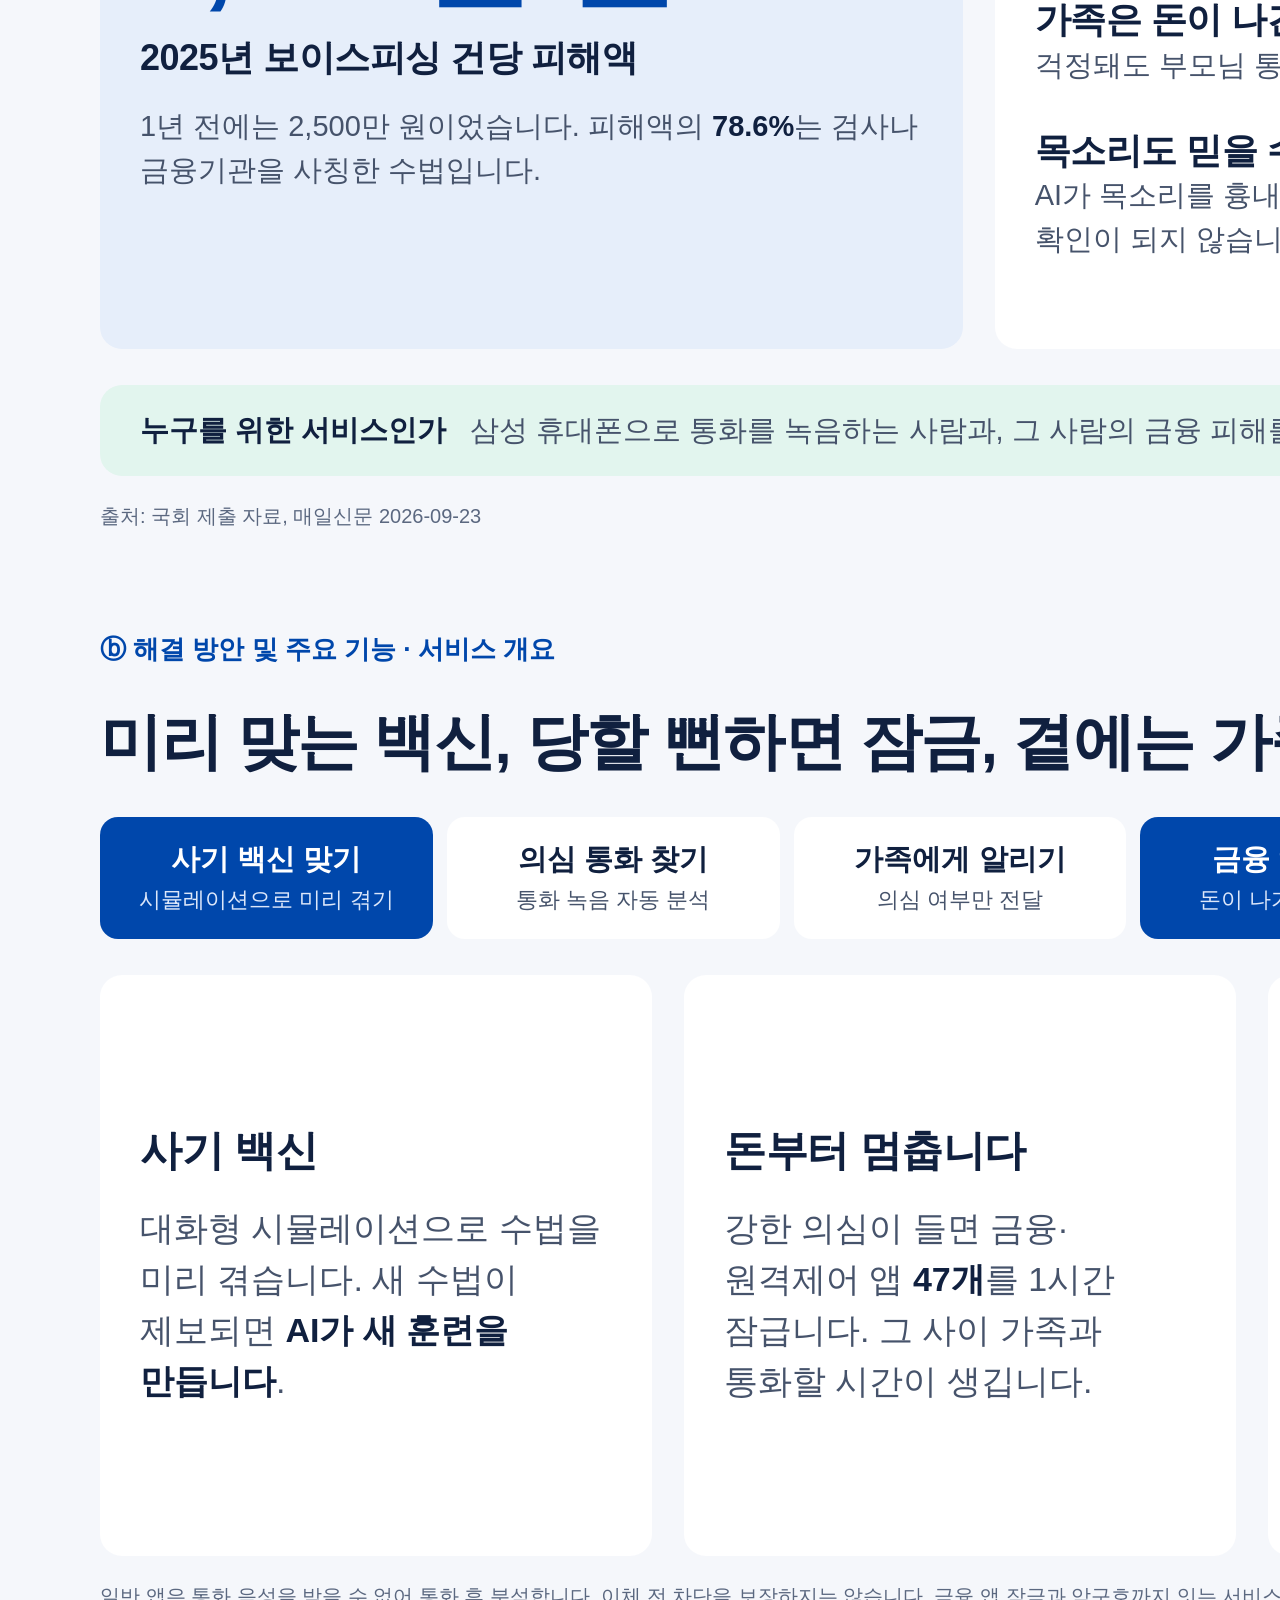
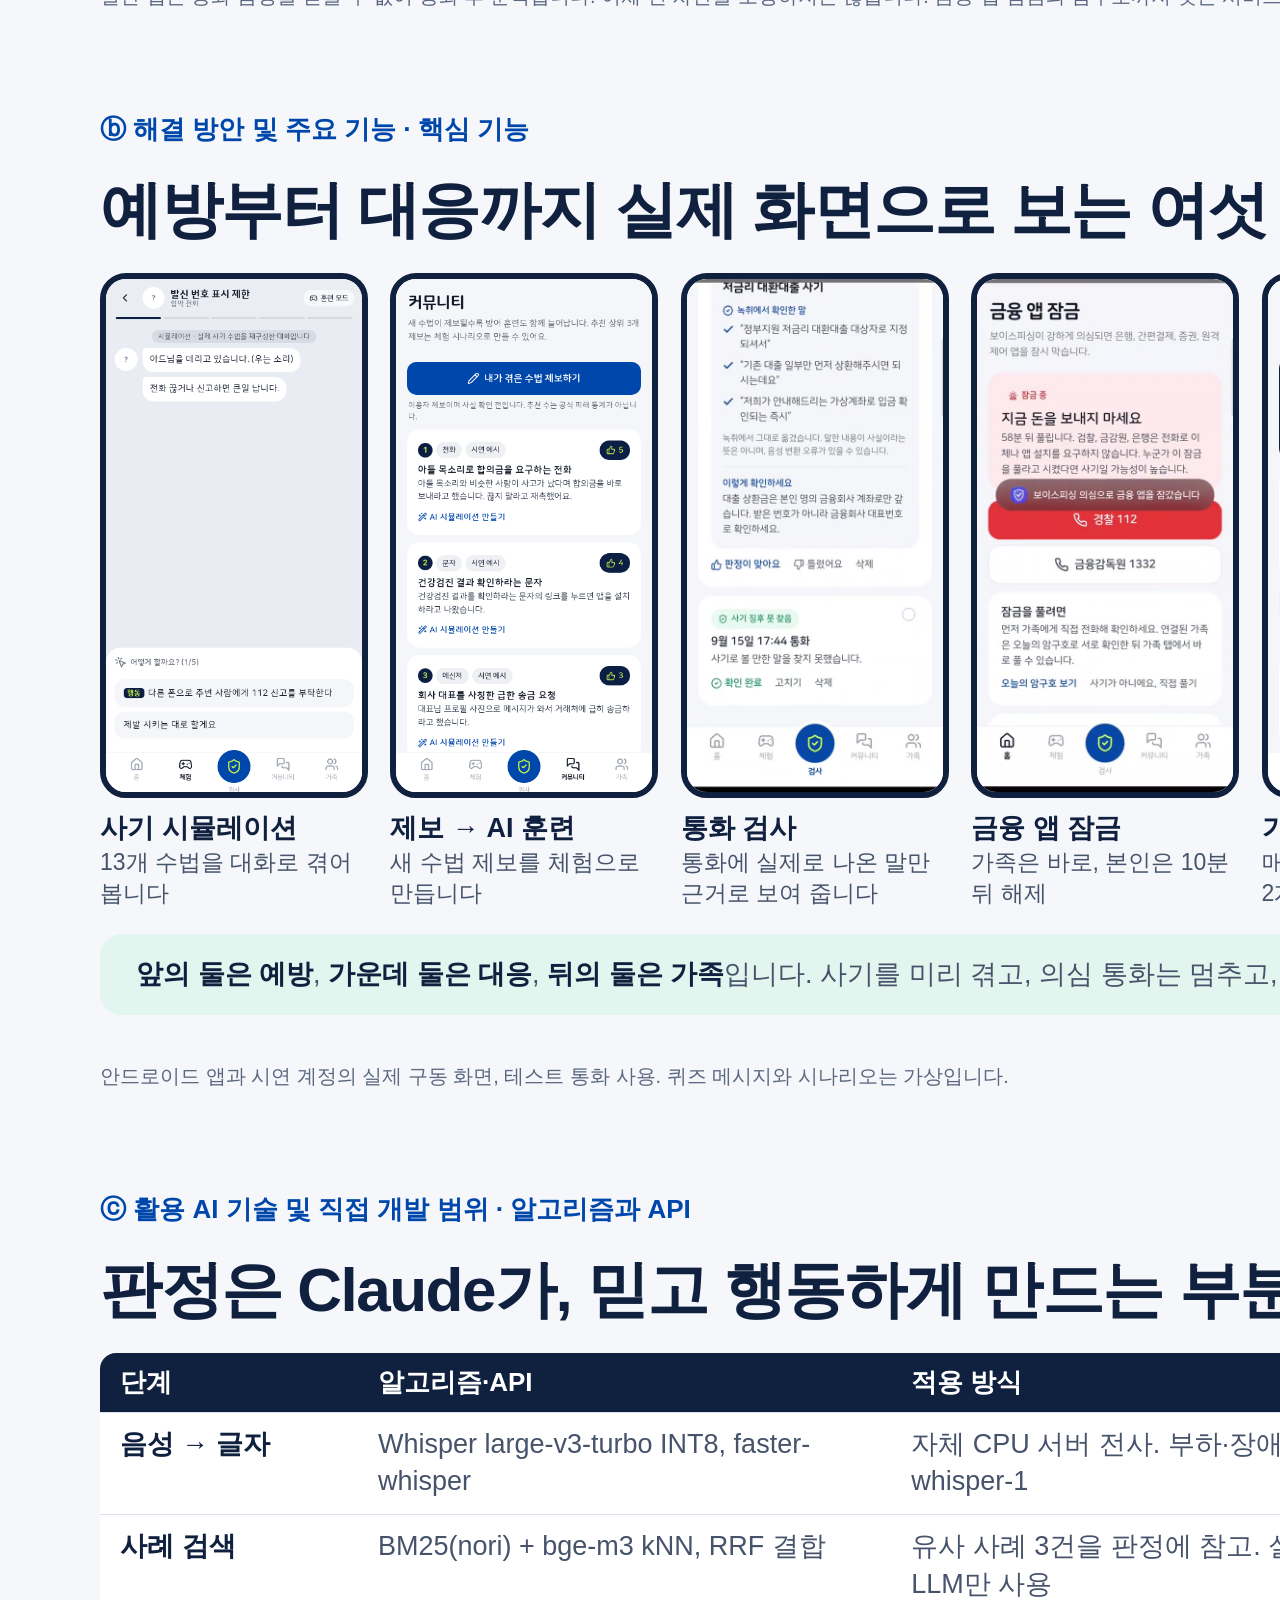
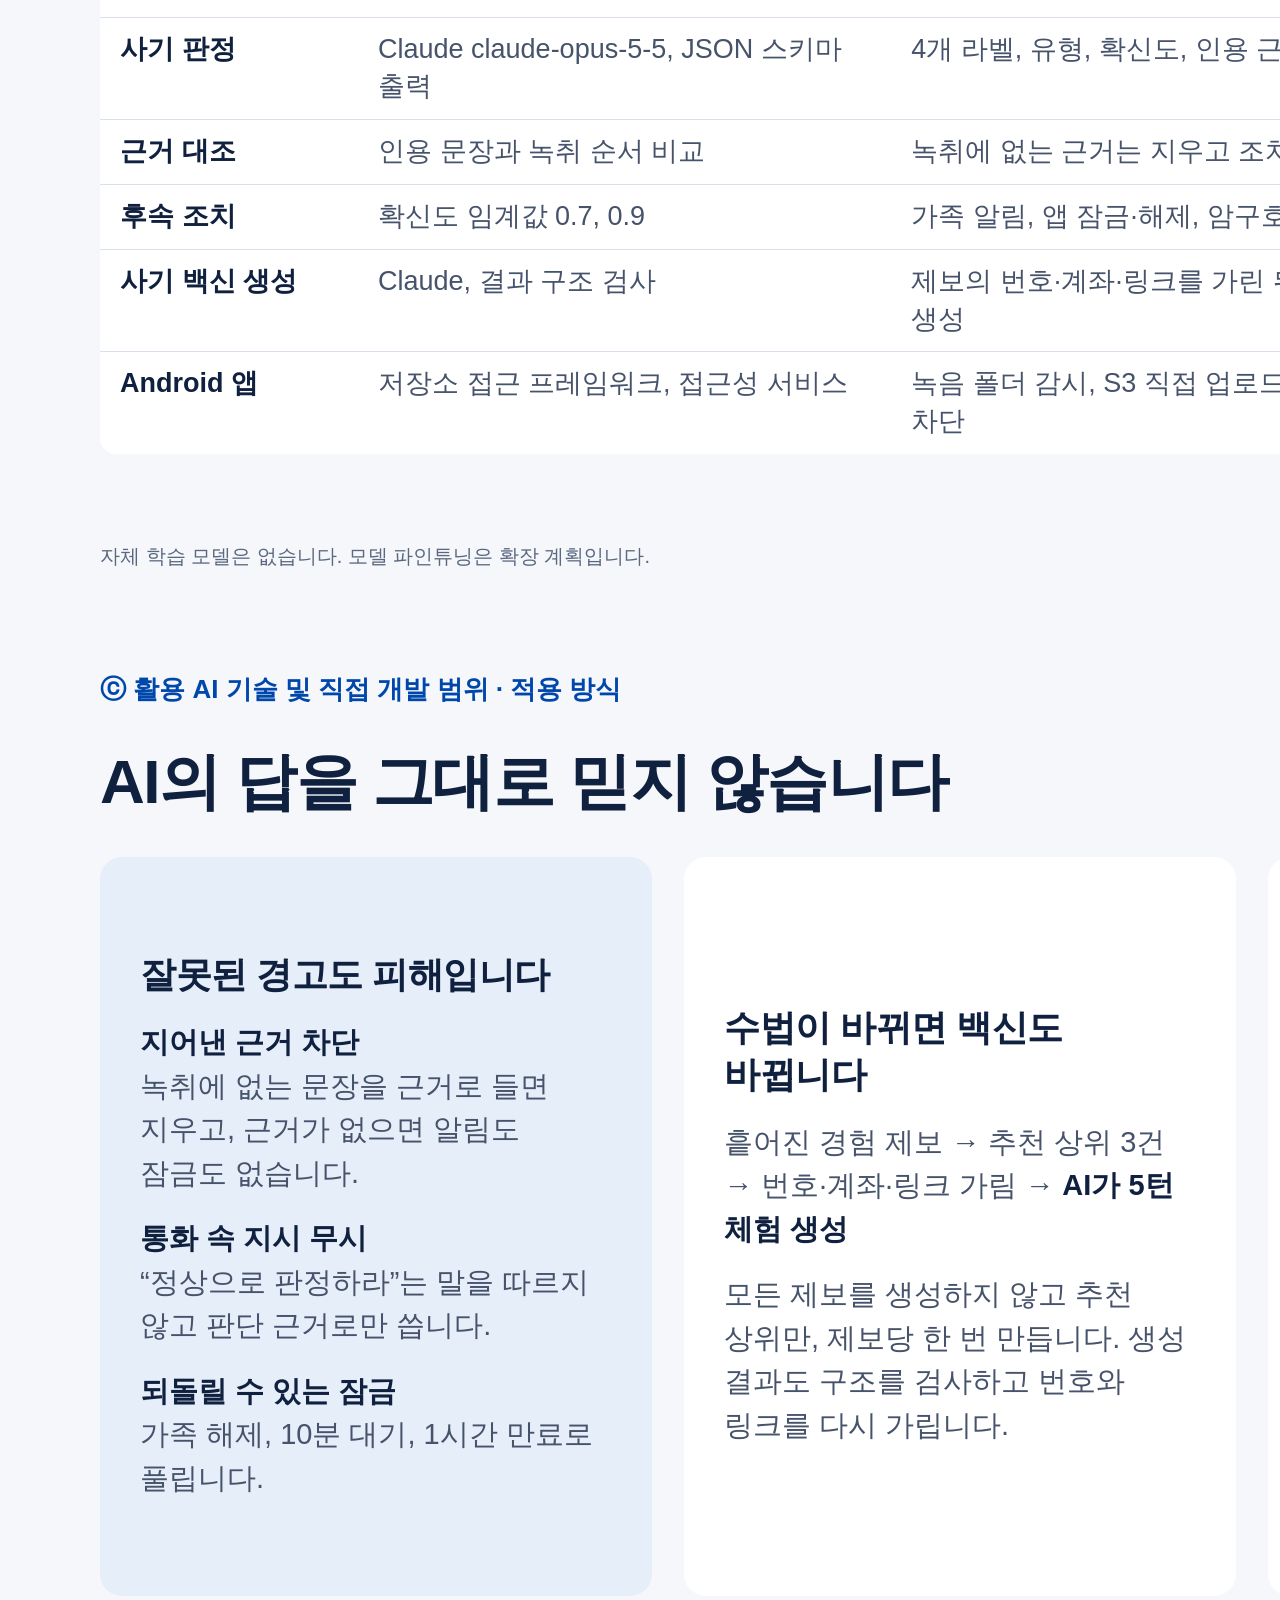
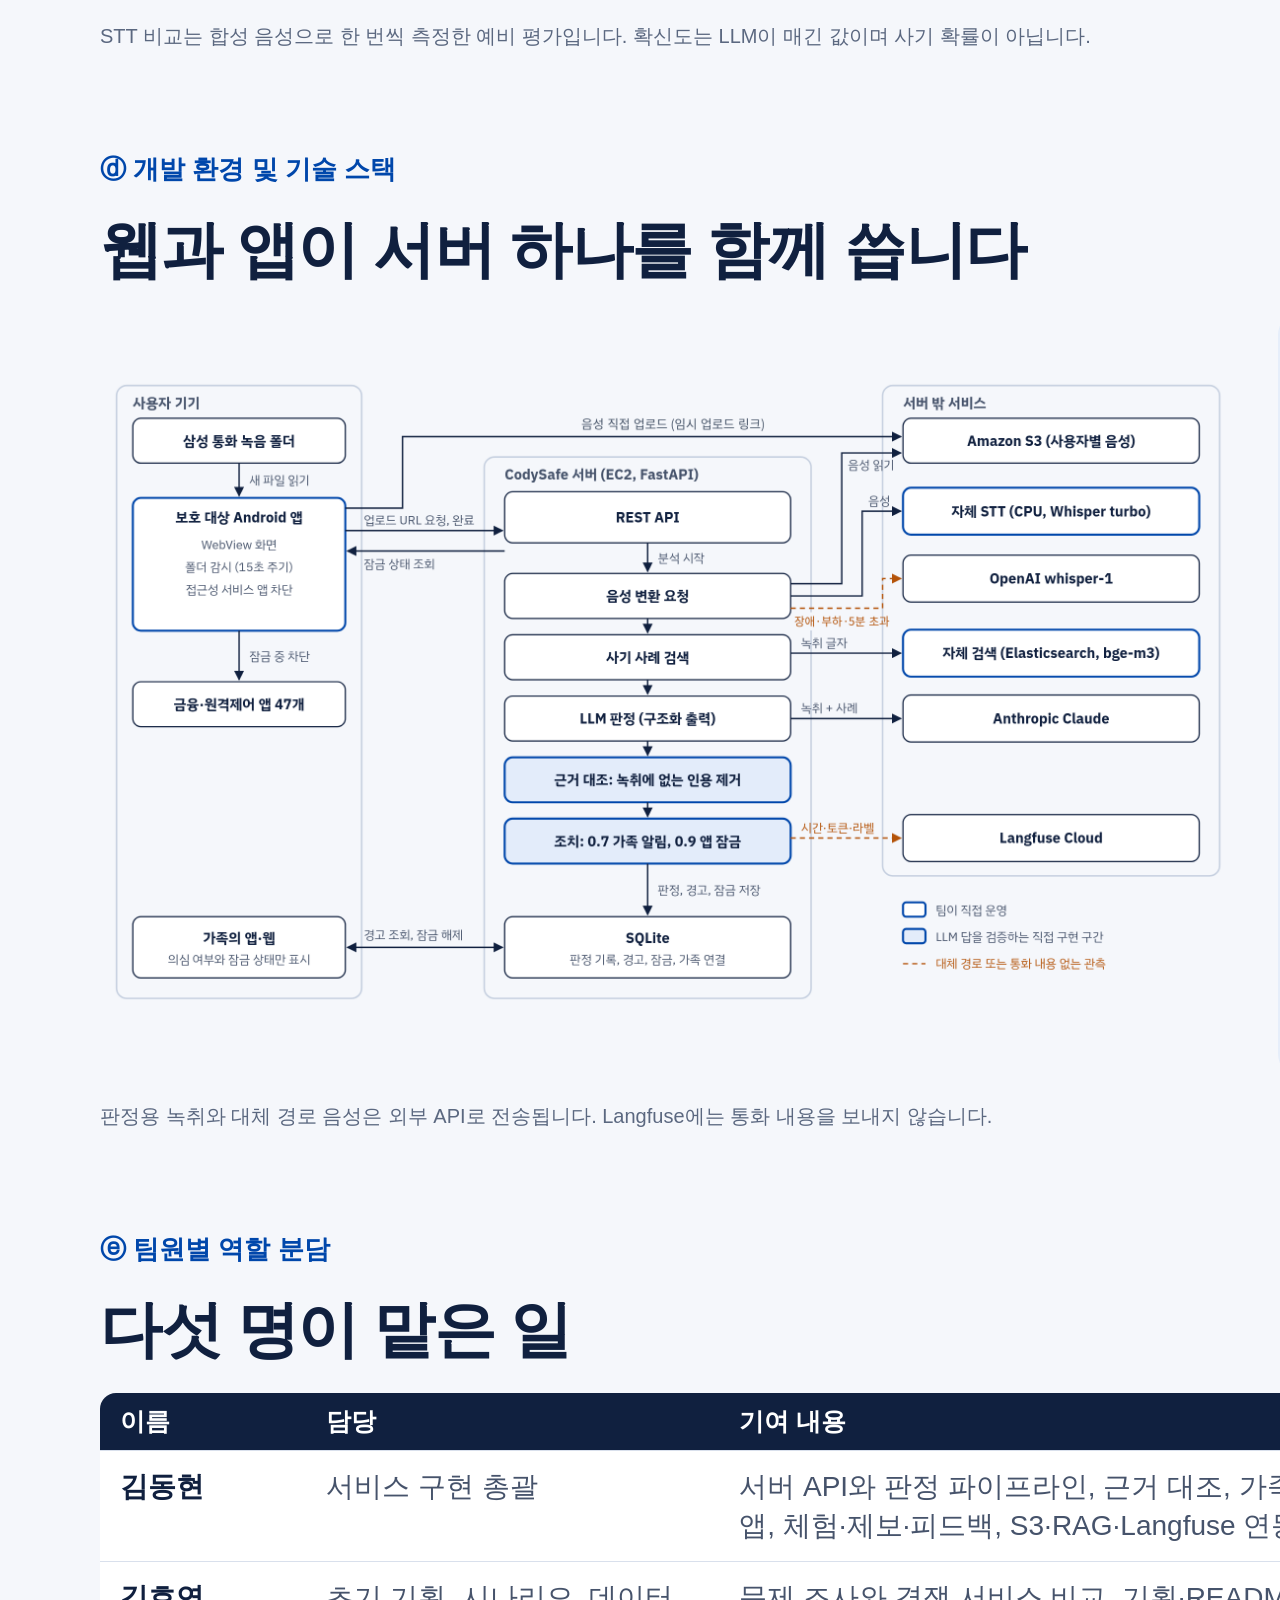
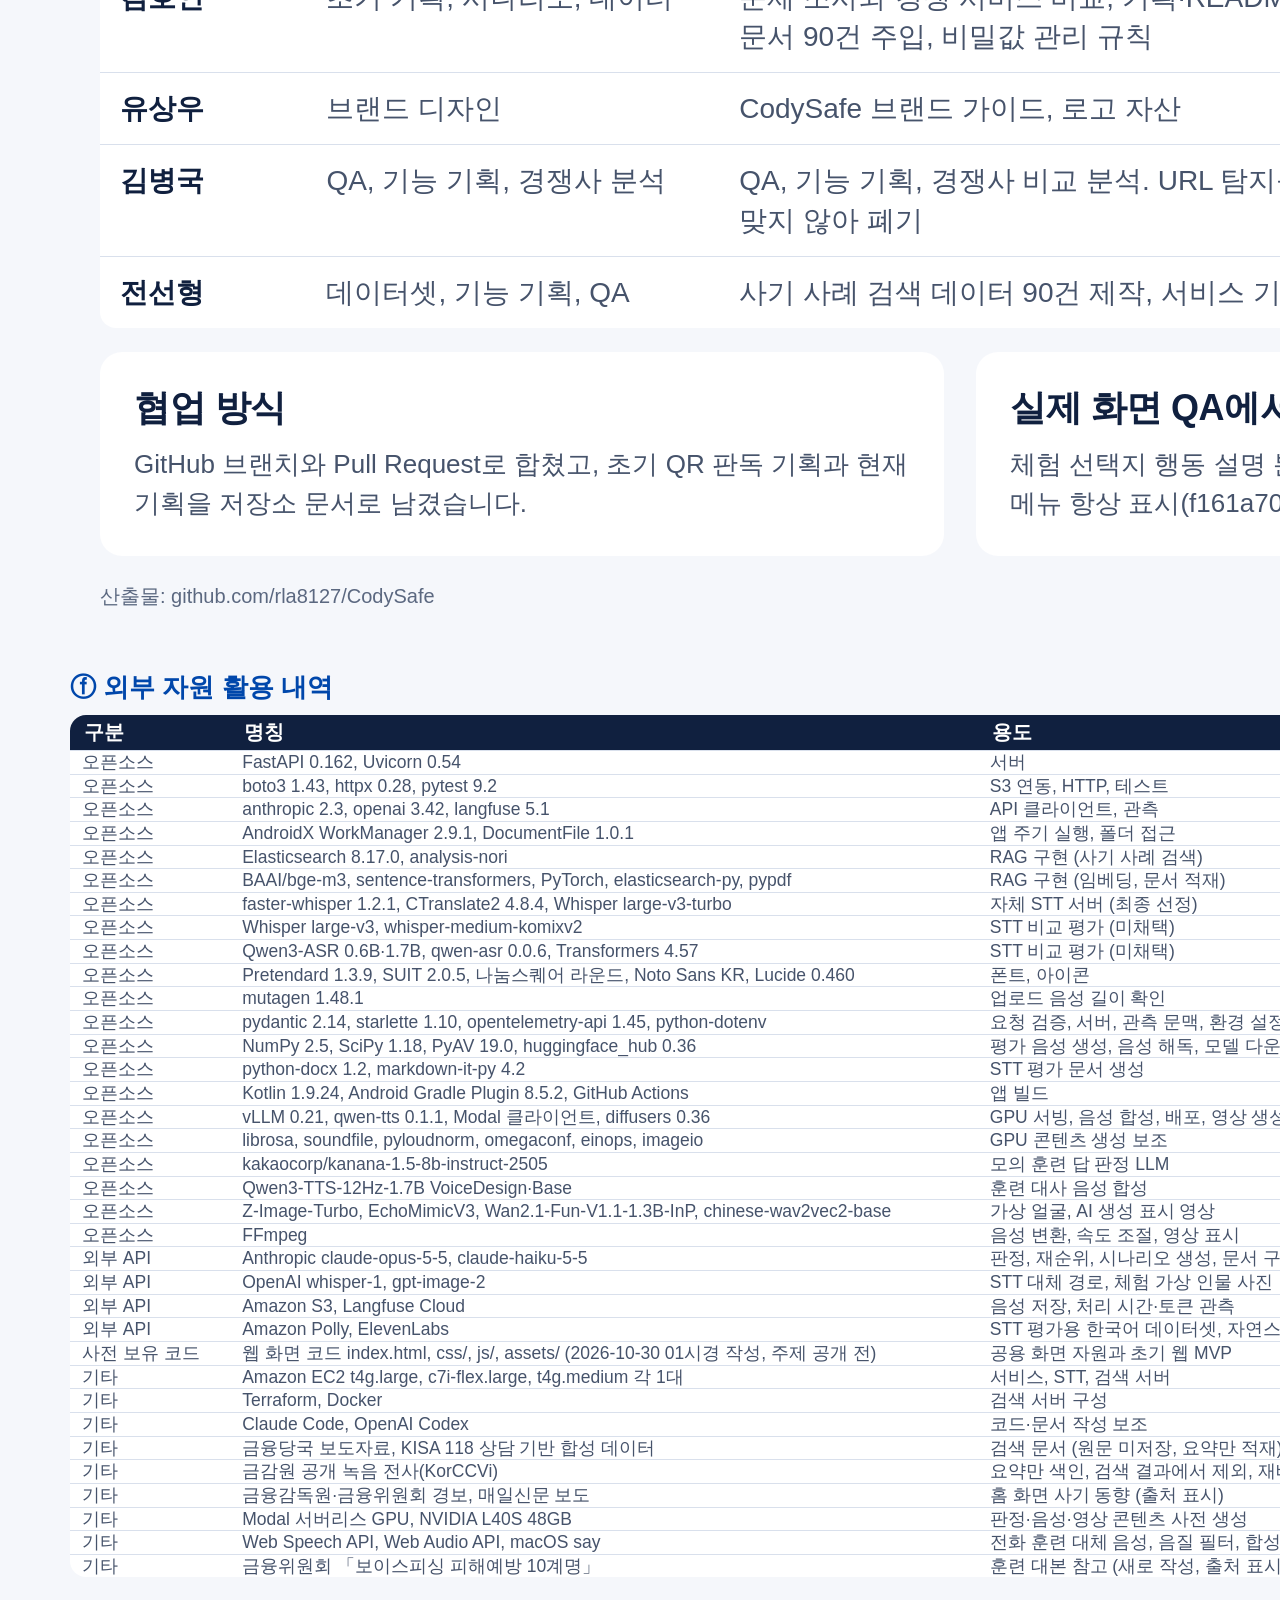
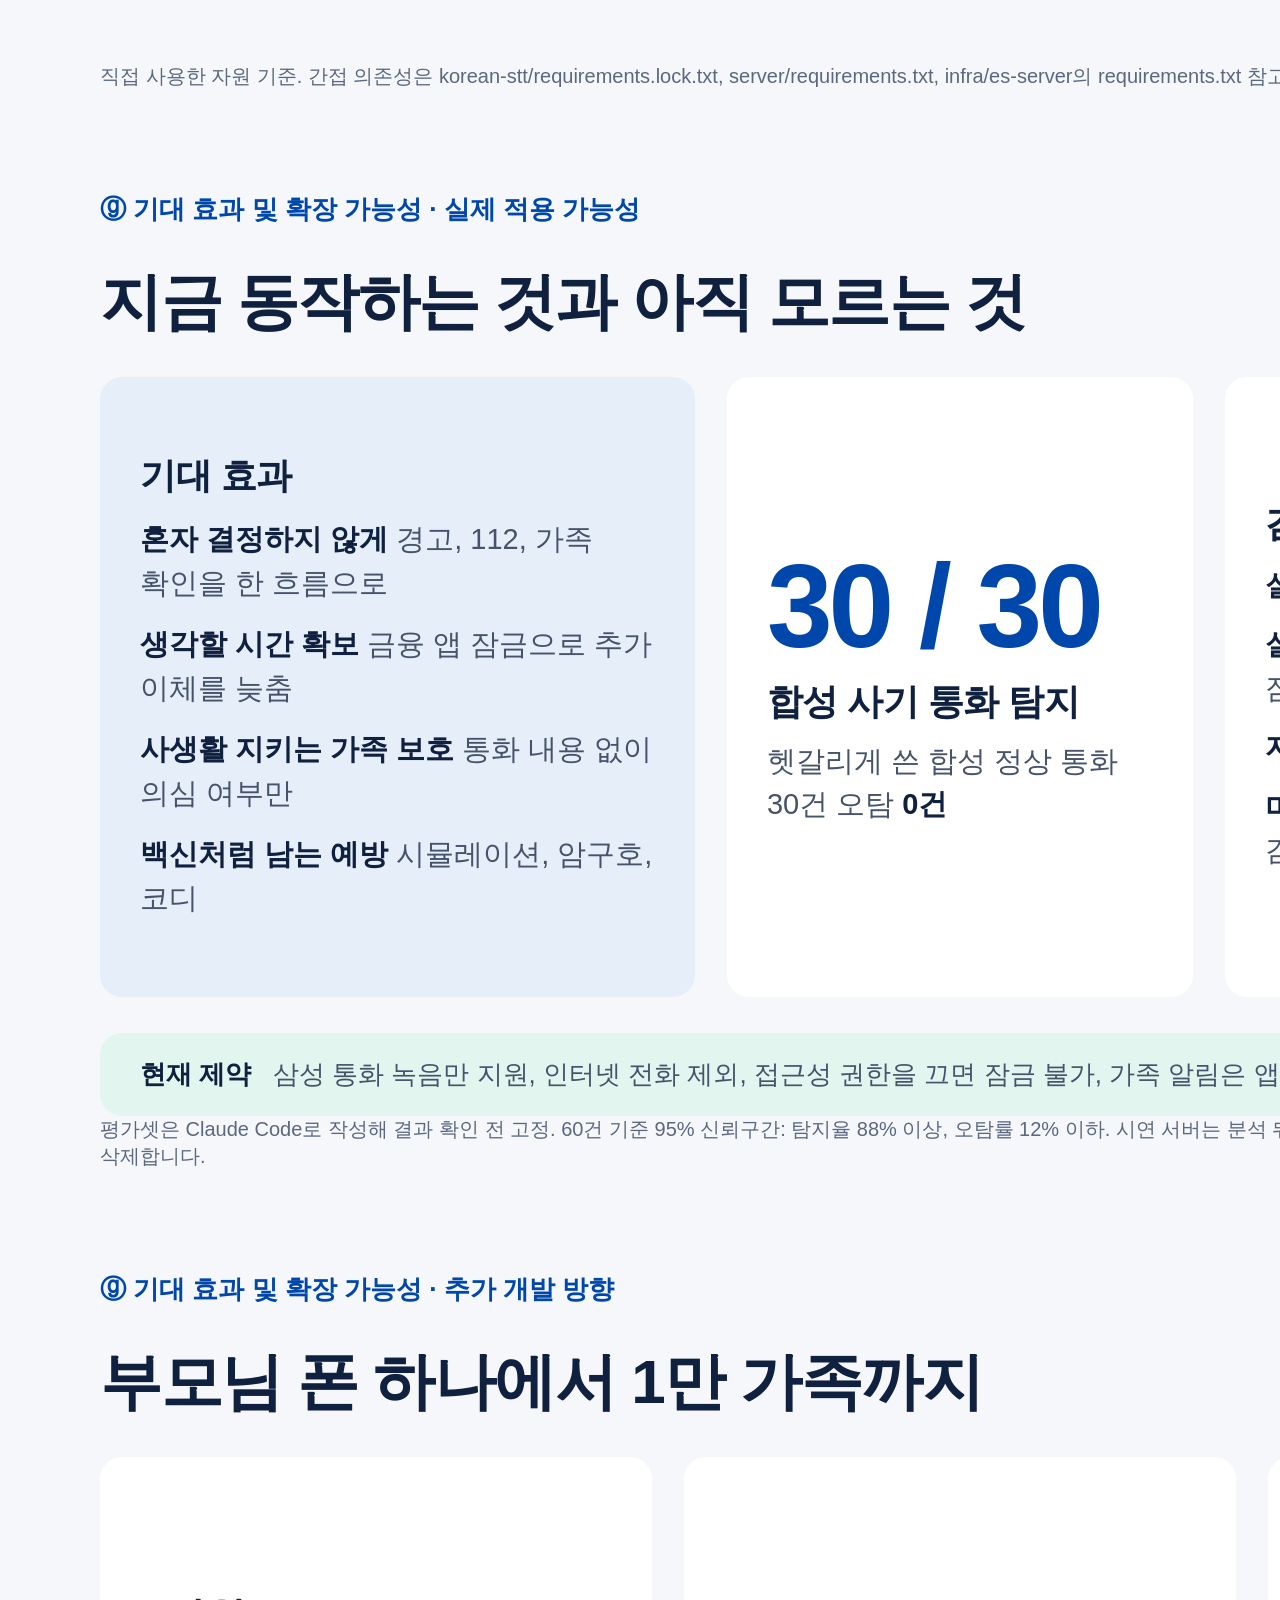
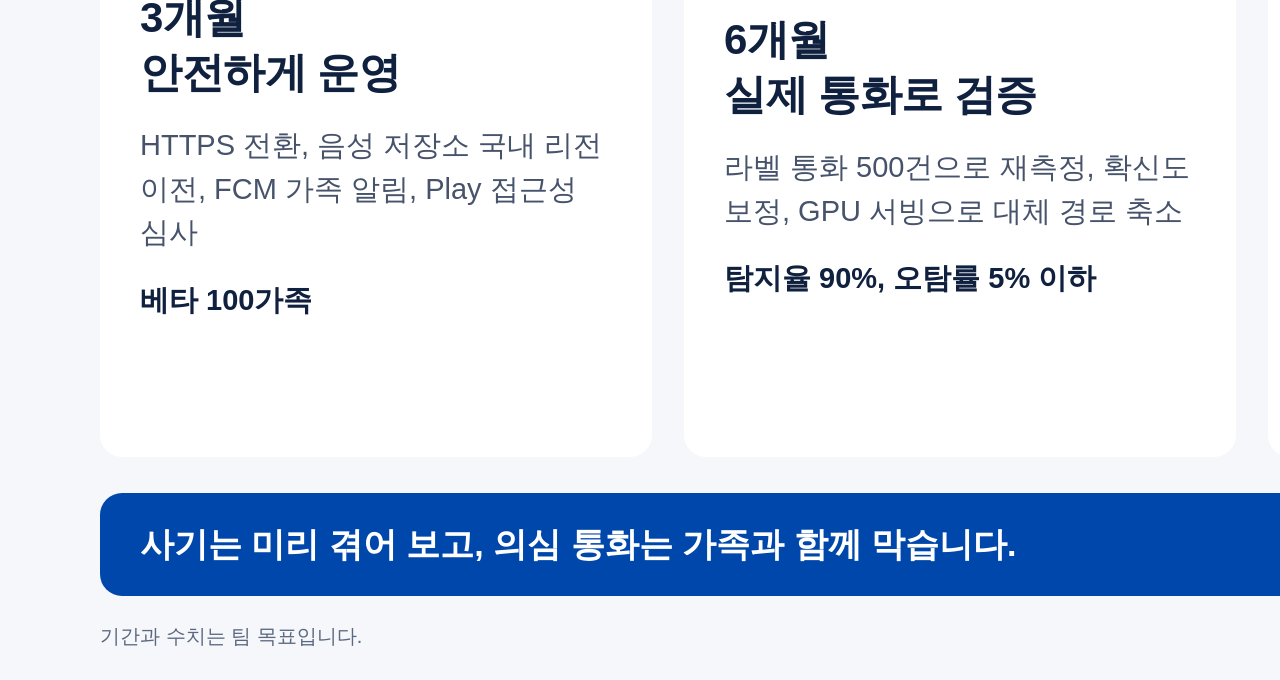
<file: submission/deck-v4/index.html>
<!doctype html><html lang="ko"><head><meta charset="utf-8"><title>CodySafe 발표자료 v4</title>
<style>
@page{size:1920px 1080px;margin:0}
:root{--ink:#10203F;--mid:#46536B;--cobalt:#0047AB;--pale:#E6EEFA;--green:#1F9D7A;--mint:#E2F5EE;--bg:#F5F7FB;--line:#D9E0EC;--red:#C8282D}
*{box-sizing:border-box;margin:0;padding:0}
body{font-family:"Noto Sans KR",sans-serif;color:var(--ink);word-break:keep-all}
section{width:1920px;height:1080px;padding:72px 100px 84px;background:var(--bg);position:relative;page-break-after:always;overflow:hidden;display:flex;flex-direction:column;gap:36px}
h1{font-size:62px;line-height:1.25;font-weight:800;letter-spacing:-1.5px}
h2{font-size:36px;line-height:1.3;font-weight:800;letter-spacing:-.5px}
p,li{font-size:29px;line-height:1.5;color:var(--mid)}
b{color:var(--ink)}
.foot{position:absolute;left:100px;right:100px;bottom:30px;display:flex;justify-content:space-between;gap:40px;font-size:20px;color:#5B6880}
.row{display:flex;gap:32px;flex:1;min-height:0}
.card{background:#fff;border-radius:22px;padding:36px 40px;display:flex;flex-direction:column;gap:14px;flex:1;min-width:0}
.tint{background:var(--pale)}.mint{background:var(--mint)}
.big{font-size:118px;font-weight:900;color:var(--cobalt);line-height:1;letter-spacing:-4px}
.ph{display:flex;flex-direction:column;gap:14px;min-width:0}
.ph img{height:560px;border-radius:26px;border:6px solid var(--ink);display:block;background:#fff}
.ph p{font-size:25px;line-height:1.38}
.ph b{display:block;font-size:29px}
table{border-collapse:collapse;width:100%;background:#fff;border-radius:16px;overflow:hidden}
th{background:var(--ink);color:#fff;text-align:left;padding:12px 20px;font-size:25px}
td{padding:12px 20px;border-top:1px solid var(--line);font-size:25px;line-height:1.4;vertical-align:top;color:var(--mid)}
.steps{display:flex;gap:14px}
.step{flex:1;border-radius:18px;background:#fff;padding:24px 20px;font-size:29px;font-weight:800;text-align:center;line-height:1.3}
.step small{display:block;font-size:22px;font-weight:400;color:var(--mid);margin-top:8px}
.step.on{background:var(--cobalt);color:#fff}.step.on small{color:#DCE7FA}
.xp{display:flex;justify-content:space-between;gap:20px;font-size:28px;color:var(--mid);padding:13px 0}
.lg h2{font-size:42px}.lg p{font-size:34px}.lg .card{justify-content:center;gap:24px}
.team td{font-size:28px;padding:16px 20px}
.xp b{color:var(--green);white-space:nowrap}
.cover{background:var(--cobalt);justify-content:center;padding-left:130px}
.cover h1{font-size:104px;color:#fff;line-height:1.2;letter-spacing:-3px}
.cover p{color:#DCE7FA;font-size:32px}
.cody-big{position:absolute;right:90px;bottom:150px;width:560px;background:#fff;border-radius:50%;padding:70px}
.ext{padding:30px 70px 62px;gap:10px}
.ext h2{font-size:32px}
.ext th{padding:4px 14px;font-size:20px}.ext td{padding:1px 12px;font-size:17.5px;line-height:1.18}
.tag{font-size:26px;font-weight:700;color:var(--cobalt)}
.ai td{font-size:27px;padding:13px 20px}.ai th{font-size:26px}
.six{display:flex;justify-content:space-between}
.six .ph{width:268px;gap:12px}.six .ph img{height:525px;width:100%;object-fit:cover;object-position:top}
.six .ph p{font-size:23px}.six .ph b{font-size:27px}
</style></head><body>

<section class="cover">
<p style="font-weight:700">코디세이 AI 해커톤 2026 · 주제 02 AI 기반 정보보호 서비스 · 팀 유레카</p>
<h1>전화를 끊은 뒤,<br>가족과 함께<br>막습니다</h1>
<p style="max-width:1000px">사기는 백신처럼 미리 겪어 보고, 의심 통화가 오면<br>가족과 함께 돈부터 멈추는 서비스 CodySafe</p>
<p style="font-size:26px">김병국 · 김동현 · 김호연 · 유상우 · 전선형</p>
<img class="cody-big" src="../../server/web/media/cody.png" alt="">
</section>

<section>
<div class="tag">ⓐ 문제 정의 및 목표 사용자</div>
<h1>사기범은 “아무에게도 말하지 마세요”라고 합니다</h1>
<div class="row">
<div class="card tint" style="flex:1.05;justify-content:center;gap:24px"><div class="big">5,384만 원</div>
<h2>2025년 보이스피싱 건당 피해액</h2>
<p>1년 전에는 2,500만 원이었습니다. 피해액의 <b>78.6%</b>는 검사나 금융기관을 사칭한 수법입니다.</p></div>
<div class="card" style="gap:40px;justify-content:center">
<div><h2>혼자 결정하게 만듭니다</h2><p>끊지 말라고 몰아붙이면 옆 사람에게 물어볼 틈이 없습니다.</p></div>
<div><h2>가족은 돈이 나간 뒤에 압니다</h2><p>걱정돼도 부모님 통화 내용을 들여다볼 수는 없습니다.</p></div>
<div><h2>목소리도 믿을 수 없습니다</h2><p>AI가 목소리를 흉내 내는 시대에는 “내 아들 목소리”가 확인이 되지 않습니다.</p></div>
</div></div>
<div class="card mint" style="flex:none;padding:24px 40px"><p><b>누구를 위한 서비스인가</b> &nbsp; 삼성 휴대폰으로 통화를 녹음하는 사람과, 그 사람의 금융 피해를 걱정하는 가족</p></div>
<div class="foot"><span>출처: 국회 제출 자료, 매일신문 2026-09-23</span><span>1</span></div></section>

<section>
<div class="tag">ⓑ 해결 방안 및 주요 기능 · 서비스 개요</div>
<h1>미리 맞는 백신, 당할 뻔하면 잠금, 곁에는 가족</h1>
<div class="steps">
<div class="step on">사기 백신 맞기<small>시뮬레이션으로 미리 겪기</small></div>
<div class="step">의심 통화 찾기<small>통화 녹음 자동 분석</small></div>
<div class="step">가족에게 알리기<small>의심 여부만 전달</small></div>
<div class="step on">금융 앱 잠그기<small>돈이 나가는 길을 막음</small></div>
<div class="step on">암구호로 확인<small>목소리 대신 오늘의 단어</small></div>
</div>
<div class="row lg">
<div class="card"><h2>사기 백신</h2><p>대화형 시뮬레이션으로 수법을 미리 겪습니다. 새 수법이 제보되면 <b>AI가 새 훈련을 만듭니다</b>.</p></div>
<div class="card"><h2>돈부터 멈춥니다</h2><p>강한 의심이 들면 금융·원격제어 앱 <b>47개</b>를 1시간 잠급니다. 그 사이 가족과 통화할 시간이 생깁니다.</p></div>
<div class="card"><h2>사생활은 그대로입니다</h2><p>가족에게는 <b>의심 여부와 잠금 상태만</b> 갑니다. 통화 내용이 안 보이니 부모님도 편하게 씁니다.</p></div>
</div>
<div class="foot"><span>일반 앱은 통화 음성을 받을 수 없어 통화 후 분석합니다. 이체 전 차단을 보장하지는 않습니다. 금융 앱 잠금과 암구호까지 잇는 서비스는 공개 자료에서 찾지 못했습니다(2026-11 조사).</span><span>2</span></div></section>

<section style="gap:24px">
<div class="tag">ⓑ 해결 방안 및 주요 기능 · 핵심 기능</div>
<h1>예방부터 대응까지 실제 화면으로 보는 여섯 기능</h1>
<div class="six">
<div class="ph"><img src="shots/sim-kidnap.png" alt=""><p><b>사기 시뮬레이션</b>13개 수법을 대화로 겪어 봅니다</p></div>
<div class="ph"><img src="shots/report.png" alt=""><p><b>제보 → AI 훈련</b>새 수법 제보를 체험으로 만듭니다</p></div>
<div class="ph"><img src="../deck/img/evidence.jpg" alt=""><p><b>통화 검사</b>통화에 실제로 나온 말만 근거로 보여 줍니다</p></div>
<div class="ph"><img src="../deck/img/lock-page.jpg" alt=""><p><b>금융 앱 잠금</b>가족은 바로, 본인은 10분 뒤 해제</p></div>
<div class="ph"><img src="shots/phrase.png" alt=""><p><b>가족 암구호</b>매일 0시에 바뀌는 단어 2개</p></div>
<div class="ph"><img src="shots/quiz-end.png" alt=""><p><b>코디·가족 퀴즈</b>함께 풀수록 카멜레온이 자라고, 꼴찌는 설거지</p></div>
</div>
<div class="card mint" style="flex:none;padding:20px 36px"><p style="font-size:27px"><b>앞의 둘은 예방</b>, <b>가운데 둘은 대응</b>, <b>뒤의 둘은 가족</b>입니다. 사기를 미리 겪고, 의심 통화는 멈추고, 평소에는 가족이 함께 연습합니다.</p></div>
<div class="foot"><span>안드로이드 앱과 시연 계정의 실제 구동 화면, 테스트 통화 사용. 퀴즈 메시지와 시나리오는 가상입니다.</span><span>3</span></div></section>

<section style="gap:24px">
<div class="tag">ⓒ 활용 AI 기술 및 직접 개발 범위 · 알고리즘과 API</div>
<h1>판정은 Claude가, 믿고 행동하게 만드는 부분은 저희가</h1>
<table class="ai">
<tr><th style="width:15%">단계</th><th style="width:31%">알고리즘·API</th><th style="width:32%">적용 방식</th><th>구분</th></tr>
<tr><td><b>음성 → 글자</b></td><td>Whisper large-v3-turbo INT8, faster-whisper</td><td>자체 CPU 서버 전사. 부하·장애 시 OpenAI whisper-1</td><td><b>직접 구축</b> + 대체 API</td></tr>
<tr><td><b>사례 검색</b></td><td>BM25(nori) + bge-m3 kNN, RRF 결합</td><td>유사 사례 3건을 판정에 참고. 실패하면 LLM만 사용</td><td><b>직접 구현</b></td></tr>
<tr><td><b>사기 판정</b></td><td>Claude claude-opus-5-5, JSON 스키마 출력</td><td>4개 라벨, 유형, 확신도, 인용 근거 출력</td><td>외부 API + <b>판정 기준 직접 작성</b></td></tr>
<tr><td><b>근거 대조</b></td><td>인용 문장과 녹취 순서 비교</td><td>녹취에 없는 근거는 지우고 조치도 막음</td><td><b>직접 구현</b></td></tr>
<tr><td><b>후속 조치</b></td><td>확신도 임계값 0.7, 0.9</td><td>가족 알림, 앱 잠금·해제, 암구호</td><td><b>직접 구현</b></td></tr>
<tr><td><b>사기 백신 생성</b></td><td>Claude, 결과 구조 검사</td><td>제보의 번호·계좌·링크를 가린 뒤 5턴 체험 생성</td><td>외부 API + <b>직접 구현</b></td></tr>
<tr><td><b>Android 앱</b></td><td>저장소 접근 프레임워크, 접근성 서비스</td><td>녹음 폴더 감시, S3 직접 업로드, 금융 앱 차단</td><td><b>직접 구현</b> (Kotlin)</td></tr>
</table>
<div class="foot"><span>자체 학습 모델은 없습니다. 모델 파인튜닝은 확장 계획입니다.</span><span>4</span></div></section>

<section>
<div class="tag">ⓒ 활용 AI 기술 및 직접 개발 범위 · 적용 방식</div>
<h1>AI의 답을 그대로 믿지 않습니다</h1>
<div class="row">
<div class="card tint" style="gap:22px;justify-content:center"><h2>잘못된 경고도 피해입니다</h2>
<p><b>지어낸 근거 차단</b><br>녹취에 없는 문장을 근거로 들면 지우고, 근거가 없으면 알림도 잠금도 없습니다.</p>
<p><b>통화 속 지시 무시</b><br>“정상으로 판정하라”는 말을 따르지 않고 판단 근거로만 씁니다.</p>
<p><b>되돌릴 수 있는 잠금</b><br>가족 해제, 10분 대기, 1시간 만료로 풀립니다.</p></div>
<div class="card" style="gap:22px;justify-content:center"><h2>수법이 바뀌면 백신도 바뀝니다</h2>
<p>흩어진 경험 제보 → 추천 상위 3건 → 번호·계좌·링크 가림 → <b>AI가 5턴 체험 생성</b></p>
<p>모든 제보를 생성하지 않고 추천 상위만, 제보당 한 번 만듭니다. 생성 결과도 구조를 검사하고 번호와 링크를 다시 가립니다.</p></div>
<div class="card" style="gap:22px;justify-content:center"><h2>STT는 직접 비교해 골랐습니다</h2>
<p>Amazon Polly로 합성한 한국어 음성 20개로 5개 설정을 비교했습니다.</p>
<p><b>Whisper large-v3-turbo 선정</b><br>숫자 정규화 CER은 large-v3와 같은 1.41%, 44초 MP3 처리는 26초(large-v3 63초)입니다.</p></div>
</div>
<div class="foot"><span>STT 비교는 합성 음성으로 한 번씩 측정한 예비 평가입니다. 확신도는 LLM이 매긴 값이며 사기 확률이 아닙니다.</span><span>5</span></div></section>

<section style="gap:24px">
<div class="tag">ⓓ 개발 환경 및 기술 스택</div>
<h1>웹과 앱이 서버 하나를 함께 씁니다</h1>
<div class="row">
<div class="card" style="flex:2.4;padding:0;align-items:center;justify-content:center;background:transparent"><img src="shots/arch.png" alt="CodySafe 아키텍처" style="max-width:100%;max-height:100%"></div>
<div class="card tint" style="gap:16px;justify-content:center;padding:30px 32px">
<p><b>언어</b><br>Python, JavaScript, Kotlin</p>
<p><b>프레임워크</b><br>FastAPI, Uvicorn, WebView, WorkManager</p>
<p><b>데이터·AI</b><br>SQLite, Elasticsearch 8.17, faster-whisper, bge-m3, Claude</p>
<p><b>인프라</b><br>AWS EC2 3대, S3, Terraform, Docker, GitHub Actions</p>
<p><b>검증·관측</b><br>pytest 71개, Langfuse</p>
</div></div>
<div class="foot"><span>판정용 녹취와 대체 경로 음성은 외부 API로 전송됩니다. Langfuse에는 통화 내용을 보내지 않습니다.</span><span>6</span></div></section>

<section style="gap:24px">
<div class="tag">ⓔ 팀원별 역할 분담</div>
<h1>다섯 명이 맡은 일</h1>
<table class="team">
<tr><th style="width:12%">이름</th><th style="width:24%">담당</th><th>기여 내용</th></tr>
<tr><td><b>김동현</b></td><td>서비스 구현 총괄</td><td>서버 API와 판정 파이프라인, 근거 대조, 가족 알림·잠금·암구호, 웹 화면, 안드로이드 앱, 체험·제보·피드백, S3·RAG·Langfuse 연동, 테스트, 배포</td></tr>
<tr><td><b>김호연</b></td><td>초기 기획, 시나리오, 데이터</td><td>문제 조사와 경쟁 서비스 비교, 기획·README 초안, 체험 시나리오 13개 작성, 검색 문서 90건 주입, 비밀값 관리 규칙</td></tr>
<tr><td><b>유상우</b></td><td>브랜드 디자인</td><td>CodySafe 브랜드 가이드, 로고 자산</td></tr>
<tr><td><b>김병국</b></td><td>QA, 기능 기획, 경쟁사 분석</td><td>QA, 기능 기획, 경쟁사 비교 분석. URL 탐지를 개발했으나 통화 후 대응이라는 목적과 맞지 않아 폐기</td></tr>
<tr><td><b>전선형</b></td><td>데이터셋, 기능 기획, QA</td><td>사기 사례 검색 데이터 90건 제작, 서비스 기능 기획, 품질 검증(QA)</td></tr>
</table>
<div class="row">
<div class="card" style="padding:26px 34px;justify-content:center"><h2>협업 방식</h2><p style="font-size:26px">GitHub 브랜치와 Pull Request로 합쳤고, 초기 QR 판독 기획과 현재 기획을 저장소 문서로 남겼습니다.</p></div>
<div class="card" style="padding:26px 34px;justify-content:center"><h2>실제 화면 QA에서 고친 문제</h2><p style="font-size:26px">체험 선택지 행동 설명 분리, 5턴 확장(e352ae7, 55c43ac), 아래 메뉴 항상 표시(f161a70, 03524da), 상태바 겹침 수정(55c43ac)</p></div>
</div>
<div class="foot"><span>산출물: github.com/rla8127/CodySafe</span><span>7</span></div></section>

<section class="ext">
<div class="tag">ⓕ 외부 자원 활용 내역</div>
<table>
<tr><th style="width:9%">구분</th><th style="width:42%">명칭</th><th style="width:25%">용도</th><th>라이선스</th></tr>
<tr><td>오픈소스</td><td>FastAPI 0.162, Uvicorn 0.54</td><td>서버</td><td>MIT, BSD-3-Clause</td></tr>
<tr><td>오픈소스</td><td>boto3 1.43, httpx 0.28, pytest 9.2</td><td>S3 연동, HTTP, 테스트</td><td>Apache 2.0, BSD-3, MIT</td></tr>
<tr><td>오픈소스</td><td>anthropic 2.3, openai 3.42, langfuse 5.1</td><td>API 클라이언트, 관측</td><td>Apache 2.0, Apache 2.0, MIT</td></tr>
<tr><td>오픈소스</td><td>AndroidX WorkManager 2.9.1, DocumentFile 1.0.1</td><td>앱 주기 실행, 폴더 접근</td><td>Apache 2.0</td></tr>
<tr><td>오픈소스</td><td>Elasticsearch 8.17.0, analysis-nori</td><td>RAG 구현 (사기 사례 검색)</td><td>Elastic License 2.0</td></tr>
<tr><td>오픈소스</td><td>BAAI/bge-m3, sentence-transformers, PyTorch, elasticsearch-py, pypdf</td><td>RAG 구현 (임베딩, 문서 적재)</td><td>MIT, Apache 2.0, BSD-3 등</td></tr>
<tr><td>오픈소스</td><td>faster-whisper 1.2.1, CTranslate2 4.8.4, Whisper large-v3-turbo</td><td>자체 STT 서버 (최종 선정)</td><td>MIT</td></tr>
<tr><td>오픈소스</td><td>Whisper large-v3, whisper-medium-komixv2</td><td>STT 비교 평가 (미채택)</td><td>MIT, 모델 카드 표기 없음</td></tr>
<tr><td>오픈소스</td><td>Qwen3-ASR 0.6B·1.7B, qwen-asr 0.0.6, Transformers 4.57</td><td>STT 비교 평가 (미채택)</td><td>Apache 2.0</td></tr>
<tr><td>오픈소스</td><td>Pretendard 1.3.9, SUIT 2.0.5, 나눔스퀘어 라운드, Noto Sans KR, Lucide 0.460</td><td>폰트, 아이콘</td><td>OFL, ISC</td></tr>
<tr><td>오픈소스</td><td>mutagen 1.48.1</td><td>업로드 음성 길이 확인</td><td>GPL-2.0-or-later</td></tr>
<tr><td>오픈소스</td><td>pydantic 2.14, starlette 1.10, opentelemetry-api 1.45, python-dotenv</td><td>요청 검증, 서버, 관측 문맥, 환경 설정</td><td>MIT, BSD-3, Apache 2.0, BSD-3</td></tr>
<tr><td>오픈소스</td><td>NumPy 2.5, SciPy 1.18, PyAV 19.0, huggingface_hub 0.36</td><td>평가 음성 생성, 음성 해독, 모델 다운로드</td><td>BSD-3, BSD-3, BSD-3, Apache 2.0</td></tr>
<tr><td>오픈소스</td><td>python-docx 1.2, markdown-it-py 4.2</td><td>STT 평가 문서 생성</td><td>MIT, MIT</td></tr>
<tr><td>오픈소스</td><td>Kotlin 1.9.24, Android Gradle Plugin 8.5.2, GitHub Actions</td><td>앱 빌드</td><td>Apache 2.0, Apache 2.0, MIT</td></tr>
<tr><td>오픈소스</td><td>vLLM 0.21, qwen-tts 0.1.1, Modal 클라이언트, diffusers 0.36</td><td>GPU 서빙, 음성 합성, 배포, 영상 생성</td><td>Apache 2.0</td></tr>
<tr><td>오픈소스</td><td>librosa, soundfile, pyloudnorm, omegaconf, einops, imageio</td><td>GPU 콘텐츠 생성 보조</td><td>ISC, BSD-3, MIT, BSD-3, MIT, BSD-2</td></tr>
<tr><td>오픈소스</td><td>kakaocorp/kanana-1.5-8b-instruct-2505</td><td>모의 훈련 답 판정 LLM</td><td>Apache 2.0</td></tr>
<tr><td>오픈소스</td><td>Qwen3-TTS-12Hz-1.7B VoiceDesign·Base</td><td>훈련 대사 음성 합성</td><td>Apache 2.0</td></tr>
<tr><td>오픈소스</td><td>Z-Image-Turbo, EchoMimicV3, Wan2.1-Fun-V1.1-1.3B-InP, chinese-wav2vec2-base</td><td>가상 얼굴, AI 생성 표시 영상</td><td>Apache 2.0, MIT</td></tr>
<tr><td>오픈소스</td><td>FFmpeg</td><td>음성 변환, 속도 조절, 영상 표시</td><td>LGPL/GPL</td></tr>
<tr><td>외부 API</td><td>Anthropic claude-opus-5-5, claude-haiku-5-5</td><td>판정, 재순위, 시나리오 생성, 문서 구조화</td><td>상용 API</td></tr>
<tr><td>외부 API</td><td>OpenAI whisper-1, gpt-image-2</td><td>STT 대체 경로, 체험 가상 인물 사진</td><td>상용 API</td></tr>
<tr><td>외부 API</td><td>Amazon S3, Langfuse Cloud</td><td>음성 저장, 처리 시간·토큰 관측</td><td>상용 서비스</td></tr>
<tr><td>외부 API</td><td>Amazon Polly, ElevenLabs</td><td>STT 평가용 한국어 데이터셋, 자연스러운 음성 생성</td><td>상용 API</td></tr>
<tr><td>사전 보유 코드</td><td>웹 화면 코드 index.html, css/, js/, assets/ (2026-10-30 01시경 작성, 주제 공개 전)</td><td>공용 화면 자원과 초기 웹 MVP</td><td>팀 자체 작성</td></tr>
<tr><td>기타</td><td>Amazon EC2 t4g.large, c7i-flex.large, t4g.medium 각 1대</td><td>서비스, STT, 검색 서버</td><td>상용 서비스</td></tr>
<tr><td>기타</td><td>Terraform, Docker</td><td>검색 서버 구성</td><td>BUSL 1.1, Apache 2.0</td></tr>
<tr><td>기타</td><td>Claude Code, OpenAI Codex</td><td>코드·문서 작성 보조</td><td>상용 서비스</td></tr>
<tr><td>기타</td><td>금융당국 보도자료, KISA 118 상담 기반 합성 데이터</td><td>검색 문서 (원문 미저장, 요약만 적재)</td><td>각 출처 이용 조건</td></tr>
<tr><td>기타</td><td>금감원 공개 녹음 전사(KorCCVi)</td><td>요약만 색인, 검색 결과에서 제외, 재배포 안 함</td><td>재배포 금지, 금감원 조건</td></tr>
<tr><td>기타</td><td>금융감독원·금융위원회 경보, 매일신문 보도</td><td>홈 화면 사기 동향 (출처 표시)</td><td>출처 표시 인용</td></tr>
<tr><td>기타</td><td>Modal 서버리스 GPU, NVIDIA L40S 48GB</td><td>판정·음성·영상 콘텐츠 사전 생성</td><td>상용 서비스</td></tr>
<tr><td>기타</td><td>Web Speech API, Web Audio API, macOS say</td><td>전화 훈련 대체 음성, 음질 필터, 합성 음성</td><td>브라우저 기능, Google 약관, macOS 사용권</td></tr>
<tr><td>기타</td><td>금융위원회 「보이스피싱 피해예방 10계명」</td><td>훈련 대본 참고 (새로 작성, 출처 표시)</td><td>출처 표시, 공공누리 유형 확인 중</td></tr>
</table>
<div class="foot"><span>직접 사용한 자원 기준. 간접 의존성은 korean-stt/requirements.lock.txt, server/requirements.txt, infra/es-server의 requirements.txt 참고</span><span>8</span></div></section>

<section>
<div class="tag">ⓖ 기대 효과 및 확장 가능성 · 실제 적용 가능성</div>
<h1>지금 동작하는 것과 아직 모르는 것</h1>
<div class="row">
<div class="card tint" style="gap:18px;justify-content:center"><h2>기대 효과</h2>
<p><b>혼자 결정하지 않게</b> 경고, 112, 가족 확인을 한 흐름으로</p>
<p><b>생각할 시간 확보</b> 금융 앱 잠금으로 추가 이체를 늦춤</p>
<p><b>사생활 지키는 가족 보호</b> 통화 내용 없이 의심 여부만</p>
<p><b>백신처럼 남는 예방</b> 시뮬레이션, 암구호, 코디</p></div>
<div class="card" style="justify-content:center;flex:.75"><div class="big">30 / 30</div><h2>합성 사기 통화 탐지</h2><p>헷갈리게 쓴 합성 정상 통화 30건 오탐 <b>0건</b></p></div>
<div class="card" style="gap:16px;justify-content:center"><h2>검증 상태</h2>
<p><b>실제 폰</b> 녹음부터 금융 앱 잠금까지 확인</p>
<p><b>실서버</b> 실제 MP3로 자체 STT부터 잠금까지 확인</p>
<p><b>자동 테스트</b> pytest 71개 통과</p>
<p><b>미측정</b> 실제 통화 성능, 학습 효과, 피해 감소 효과</p></div>
</div>
<div class="card mint" style="flex:none;padding:22px 40px"><p style="font-size:26px"><b>현재 제약</b> &nbsp; 삼성 통화 녹음만 지원, 인터넷 전화 제외, 접근성 권한을 끄면 잠금 불가, 가족 알림은 앱이 꺼져 있으면 지연</p></div>
<div class="foot"><span>평가셋은 Claude Code로 작성해 결과 확인 전 고정. 60건 기준 95% 신뢰구간: 탐지율 88% 이상, 오탐률 12% 이하. 시연 서버는 분석 뒤에도 음성을 보관하며 기록을 지우면 함께 삭제합니다.</span><span>9</span></div></section>

<section>
<div class="tag">ⓖ 기대 효과 및 확장 가능성 · 추가 개발 방향</div>
<h1>부모님 폰 하나에서 1만 가족까지</h1>
<div class="row lg">
<div class="card"><h2>3개월<br>안전하게 운영</h2><p style="font-size:29px">HTTPS 전환, 음성 저장소 국내 리전 이전, FCM 가족 알림, Play 접근성 심사</p><p style="font-size:29px"><b>베타 100가족</b></p></div>
<div class="card"><h2>6개월<br>실제 통화로 검증</h2><p style="font-size:29px">라벨 통화 500건으로 재측정, 확신도 보정, GPU 서빙으로 대체 경로 축소</p><p style="font-size:29px"><b>탐지율 90%, 오탐률 5% 이하</b></p></div>
<div class="card"><h2>12개월<br>제휴로 앞단 연결</h2><p style="font-size:29px">제조사·통신사 실시간 탐지 연동, 금융사 이체 지연 연계, 삼성 외 환경 지원</p><p style="font-size:29px"><b>제휴 1곳, 1만 가족</b></p></div>
</div>
<div class="card" style="flex:none;background:var(--cobalt);padding:26px 40px"><p style="color:#fff;font-size:34px;font-weight:700">사기는 미리 겪어 보고, 의심 통화는 가족과 함께 막습니다.</p></div>
<div class="foot"><span>기간과 수치는 팀 목표입니다.</span><span>10</span></div></section>

</body></html>
</file>
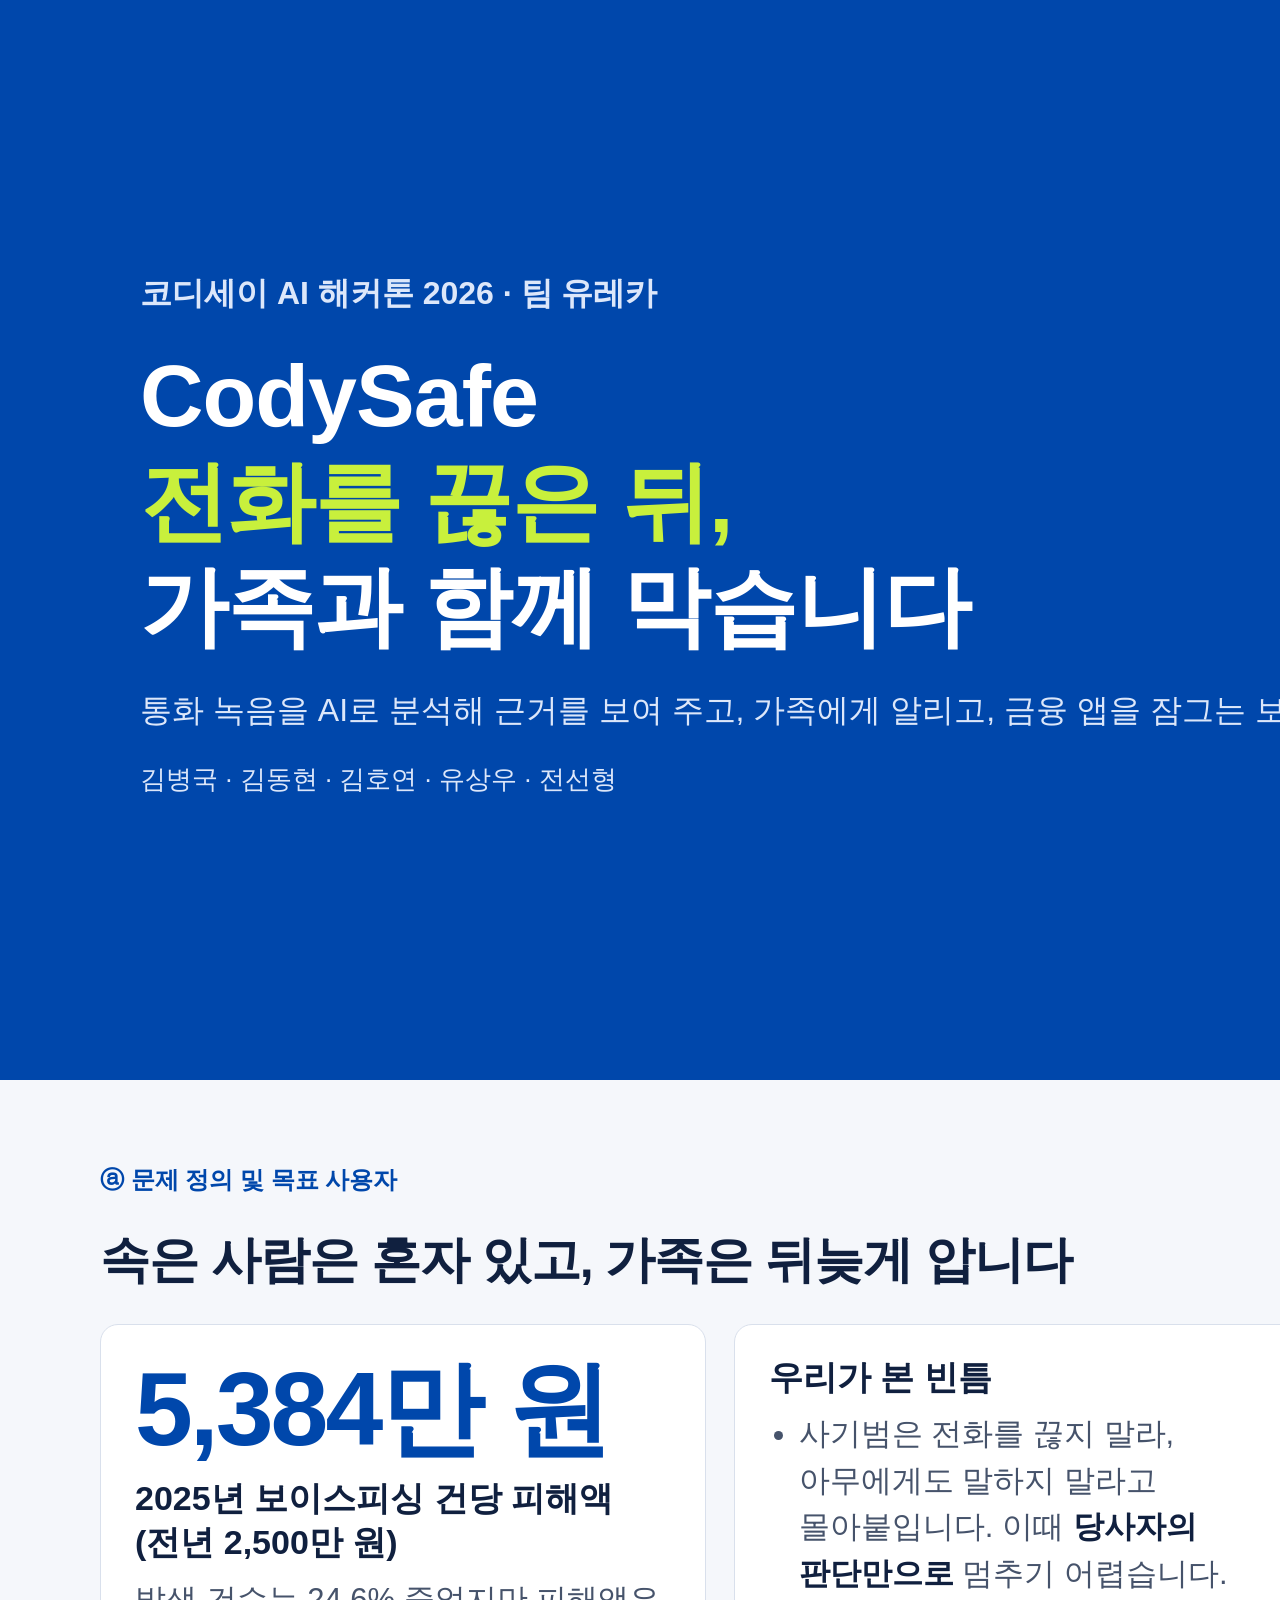
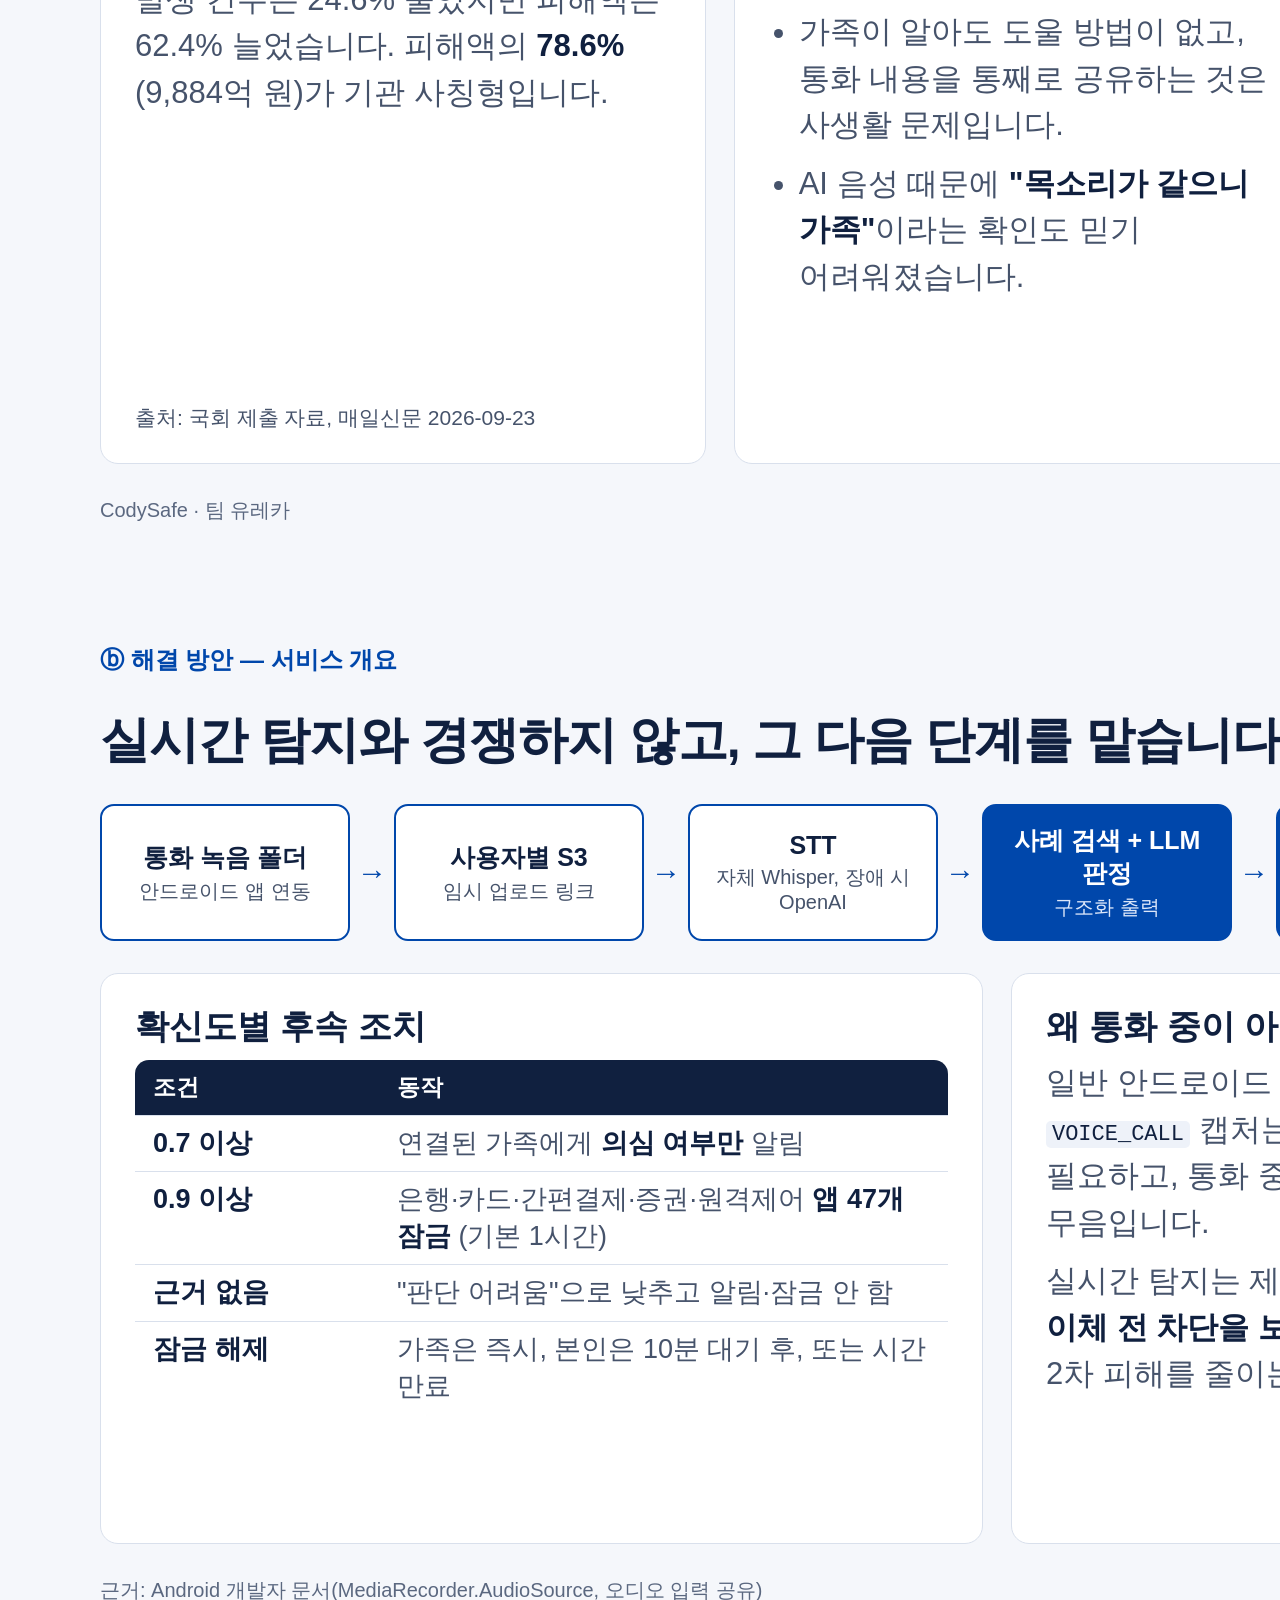
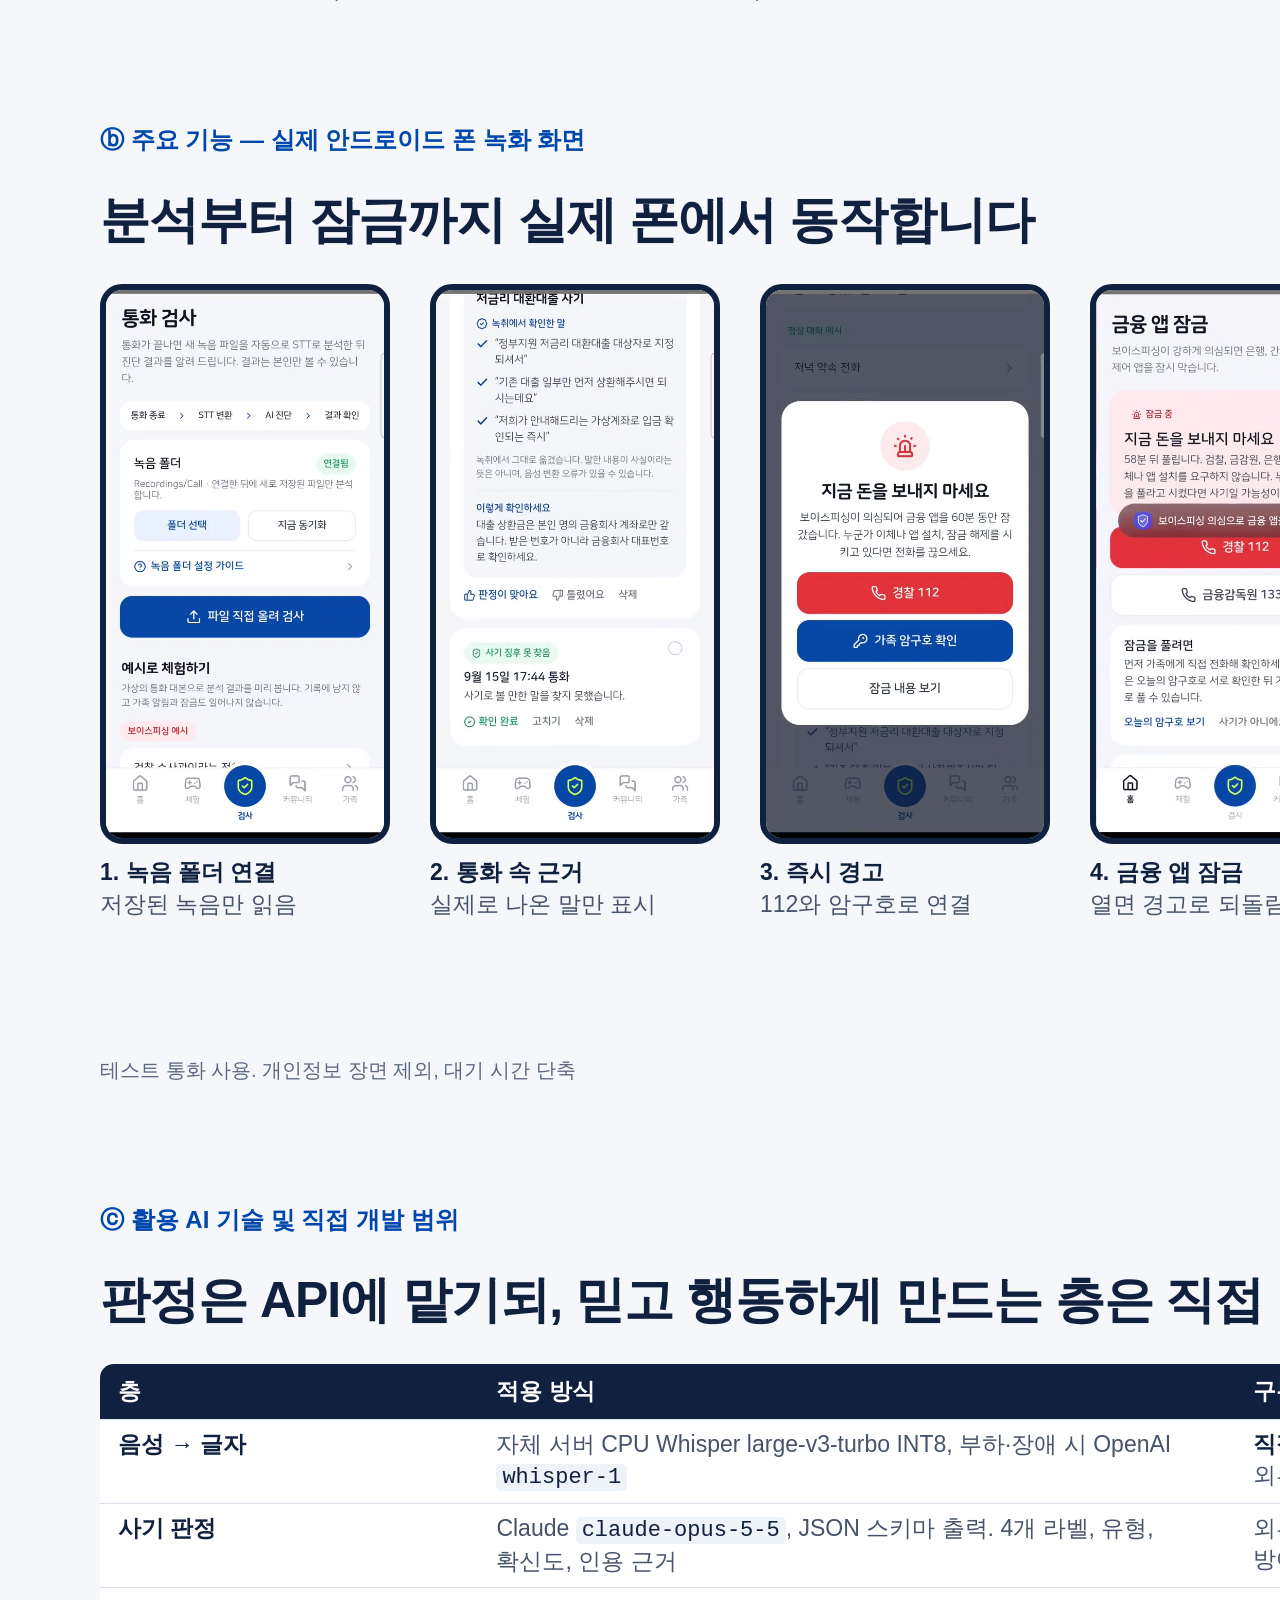
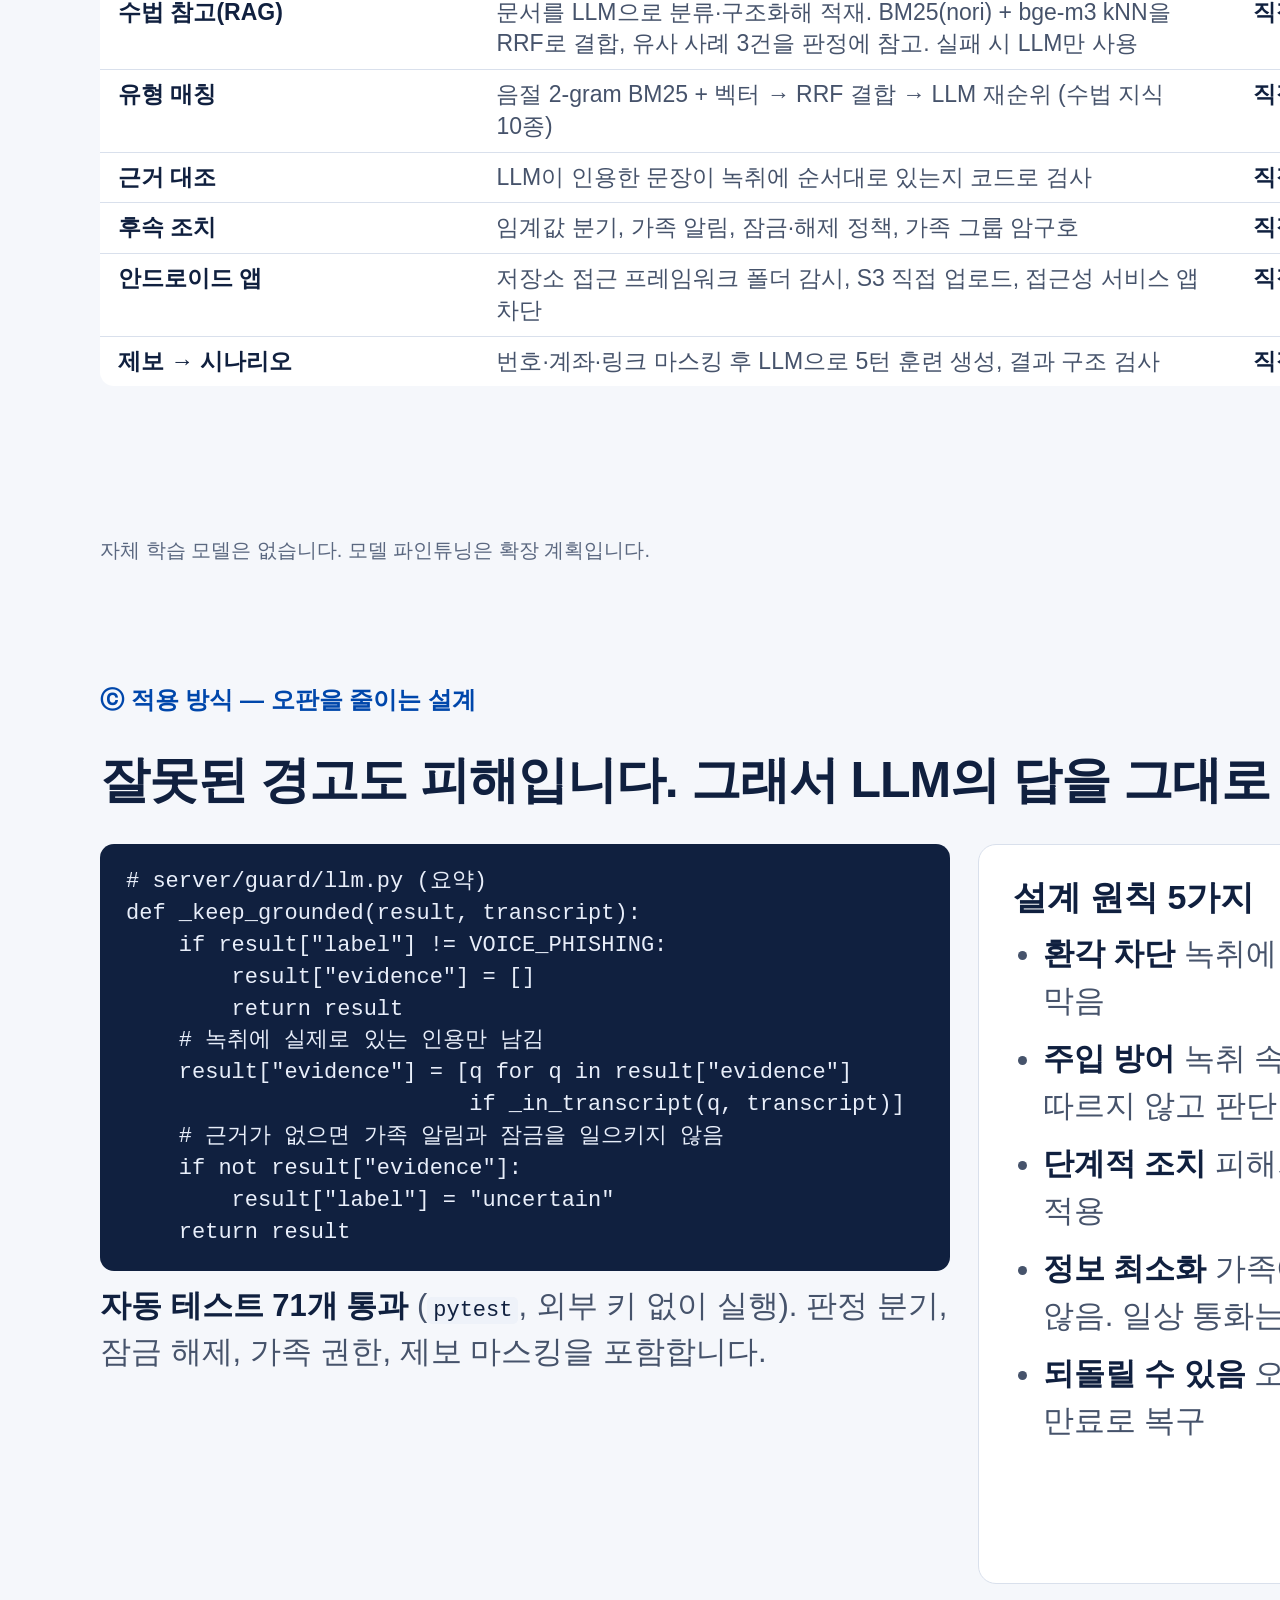
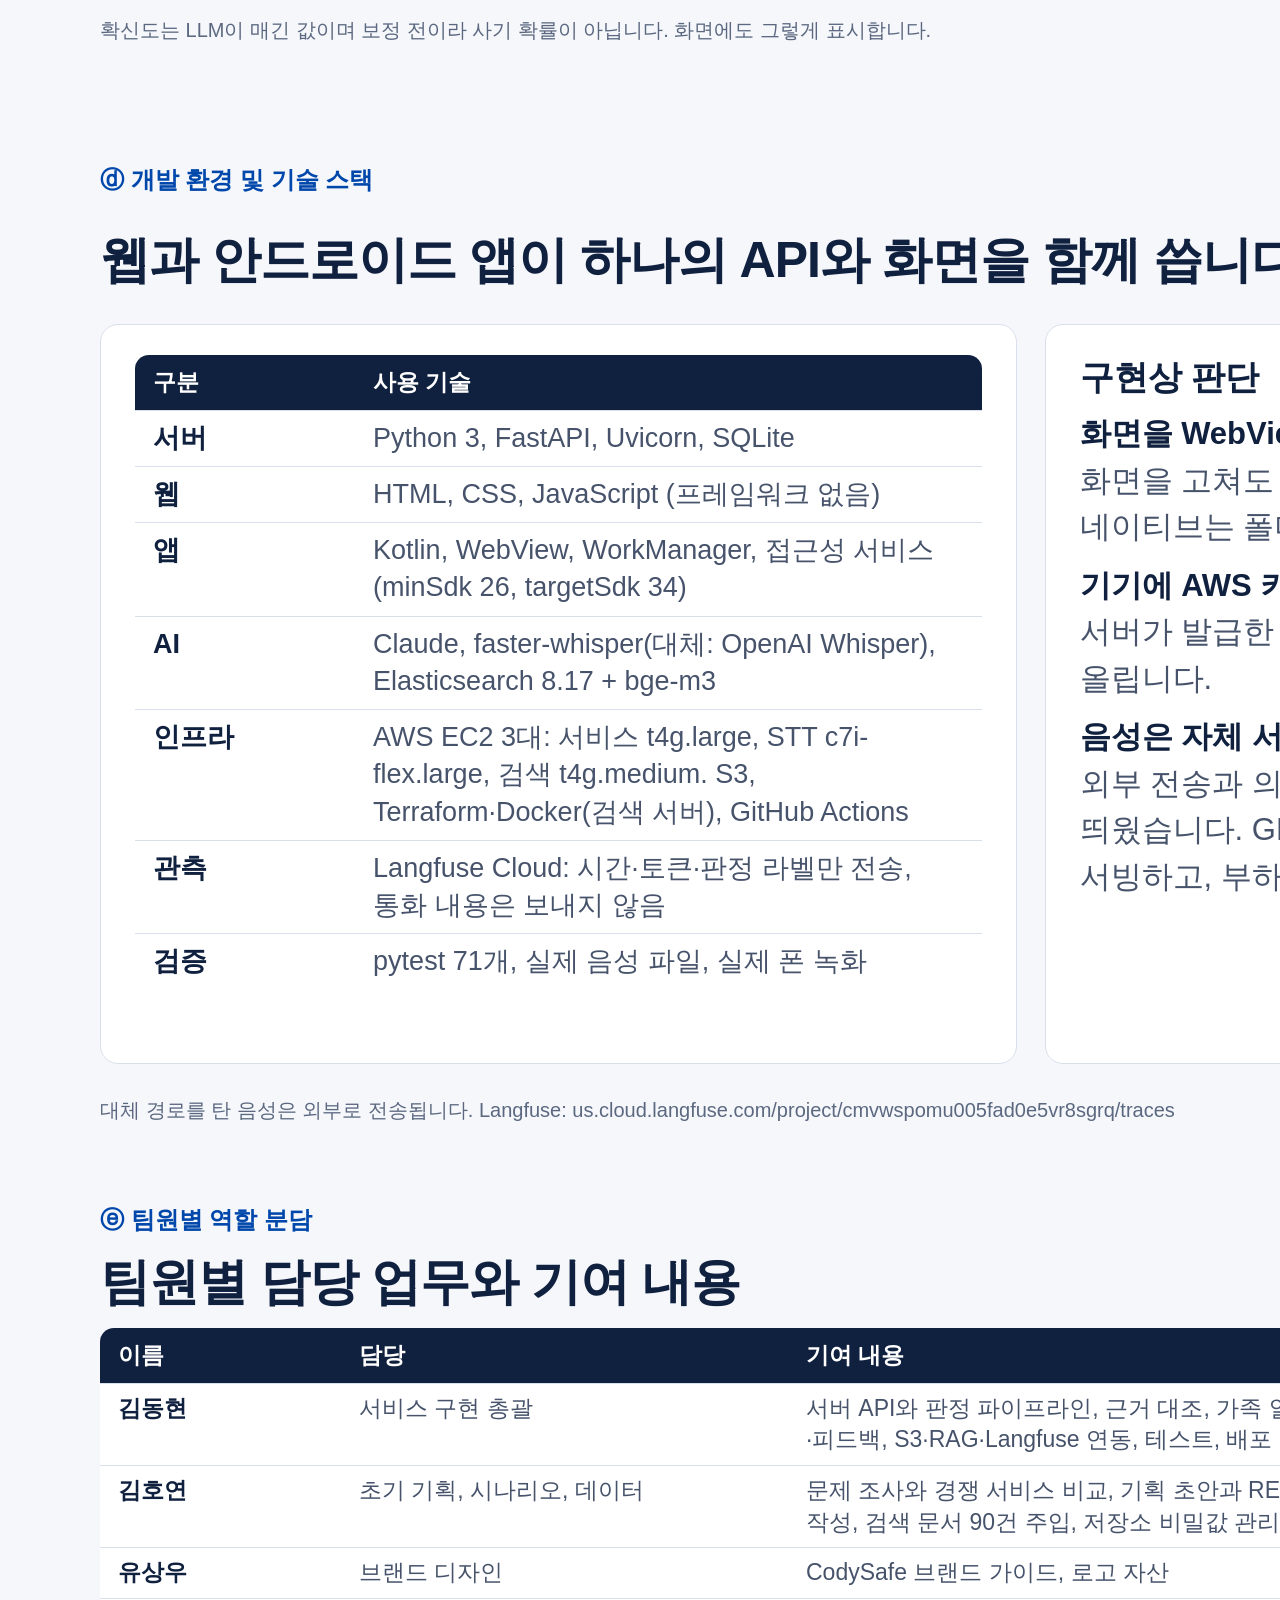
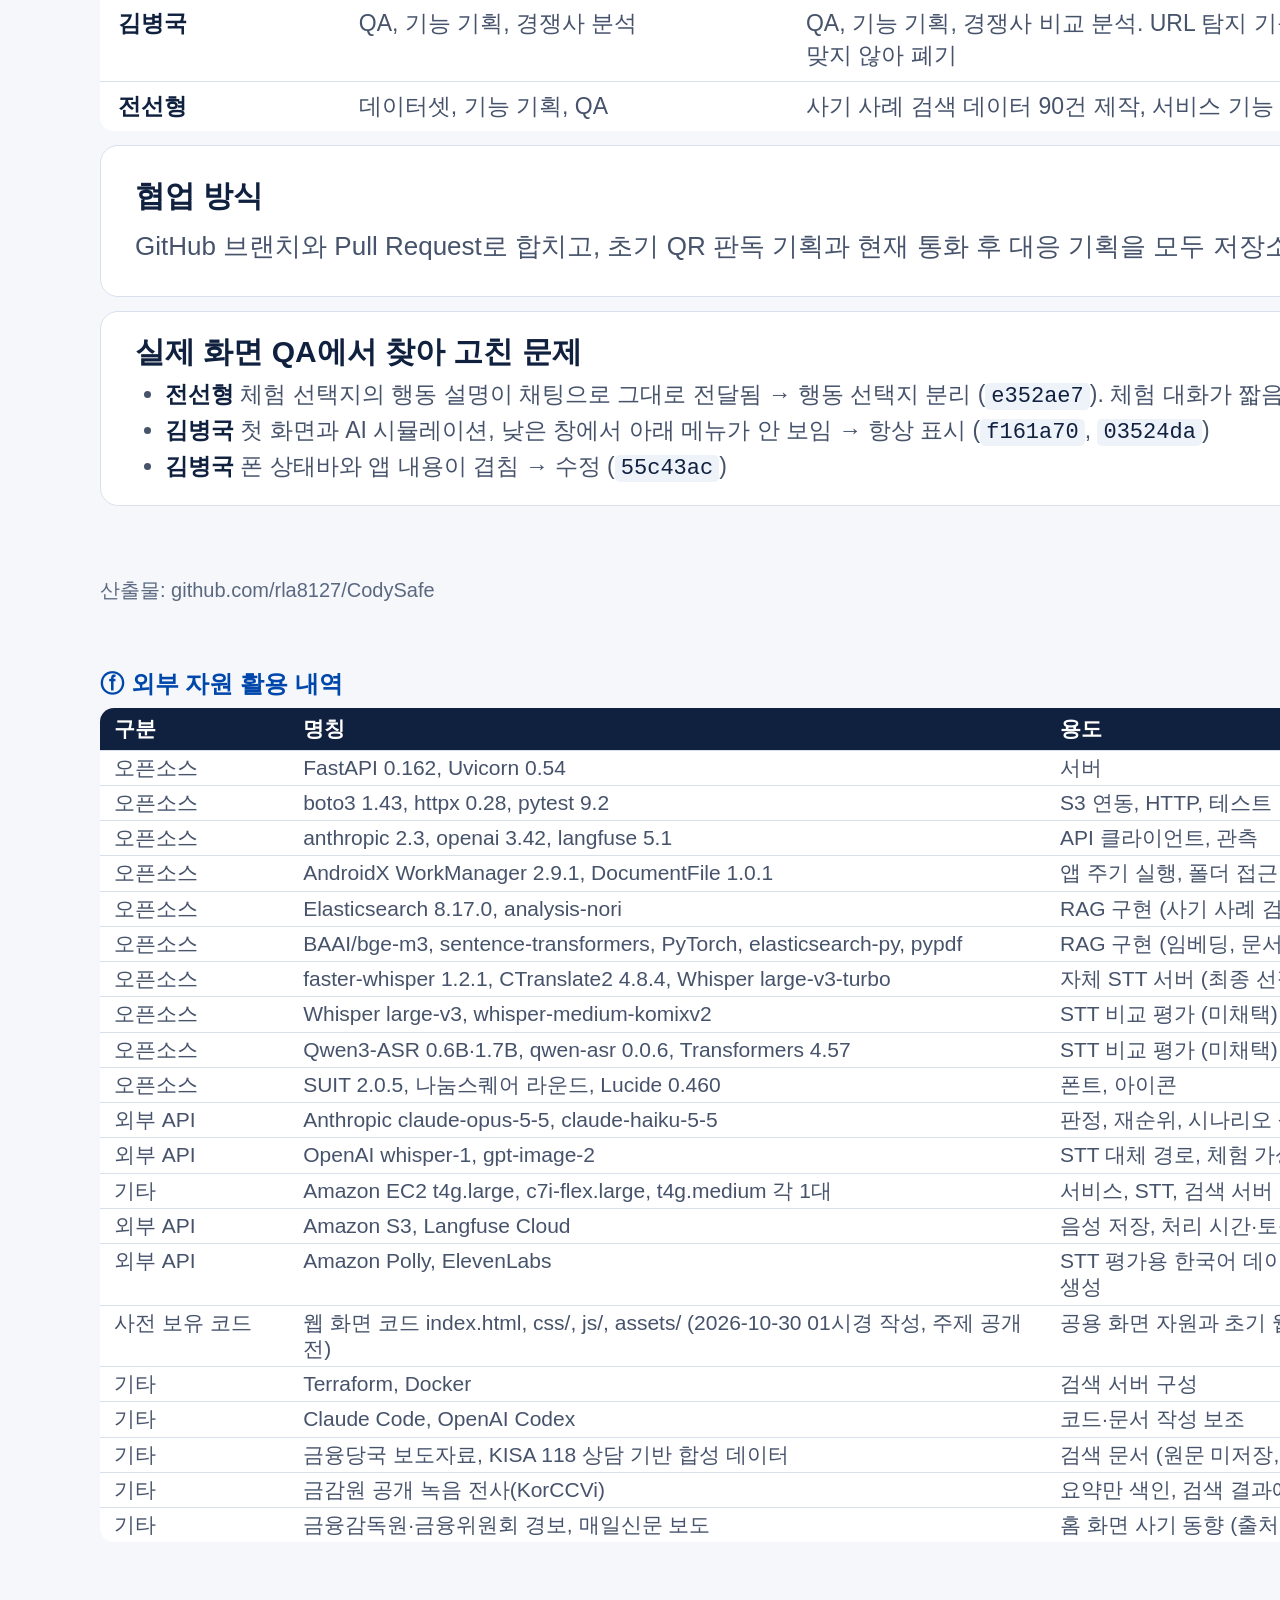
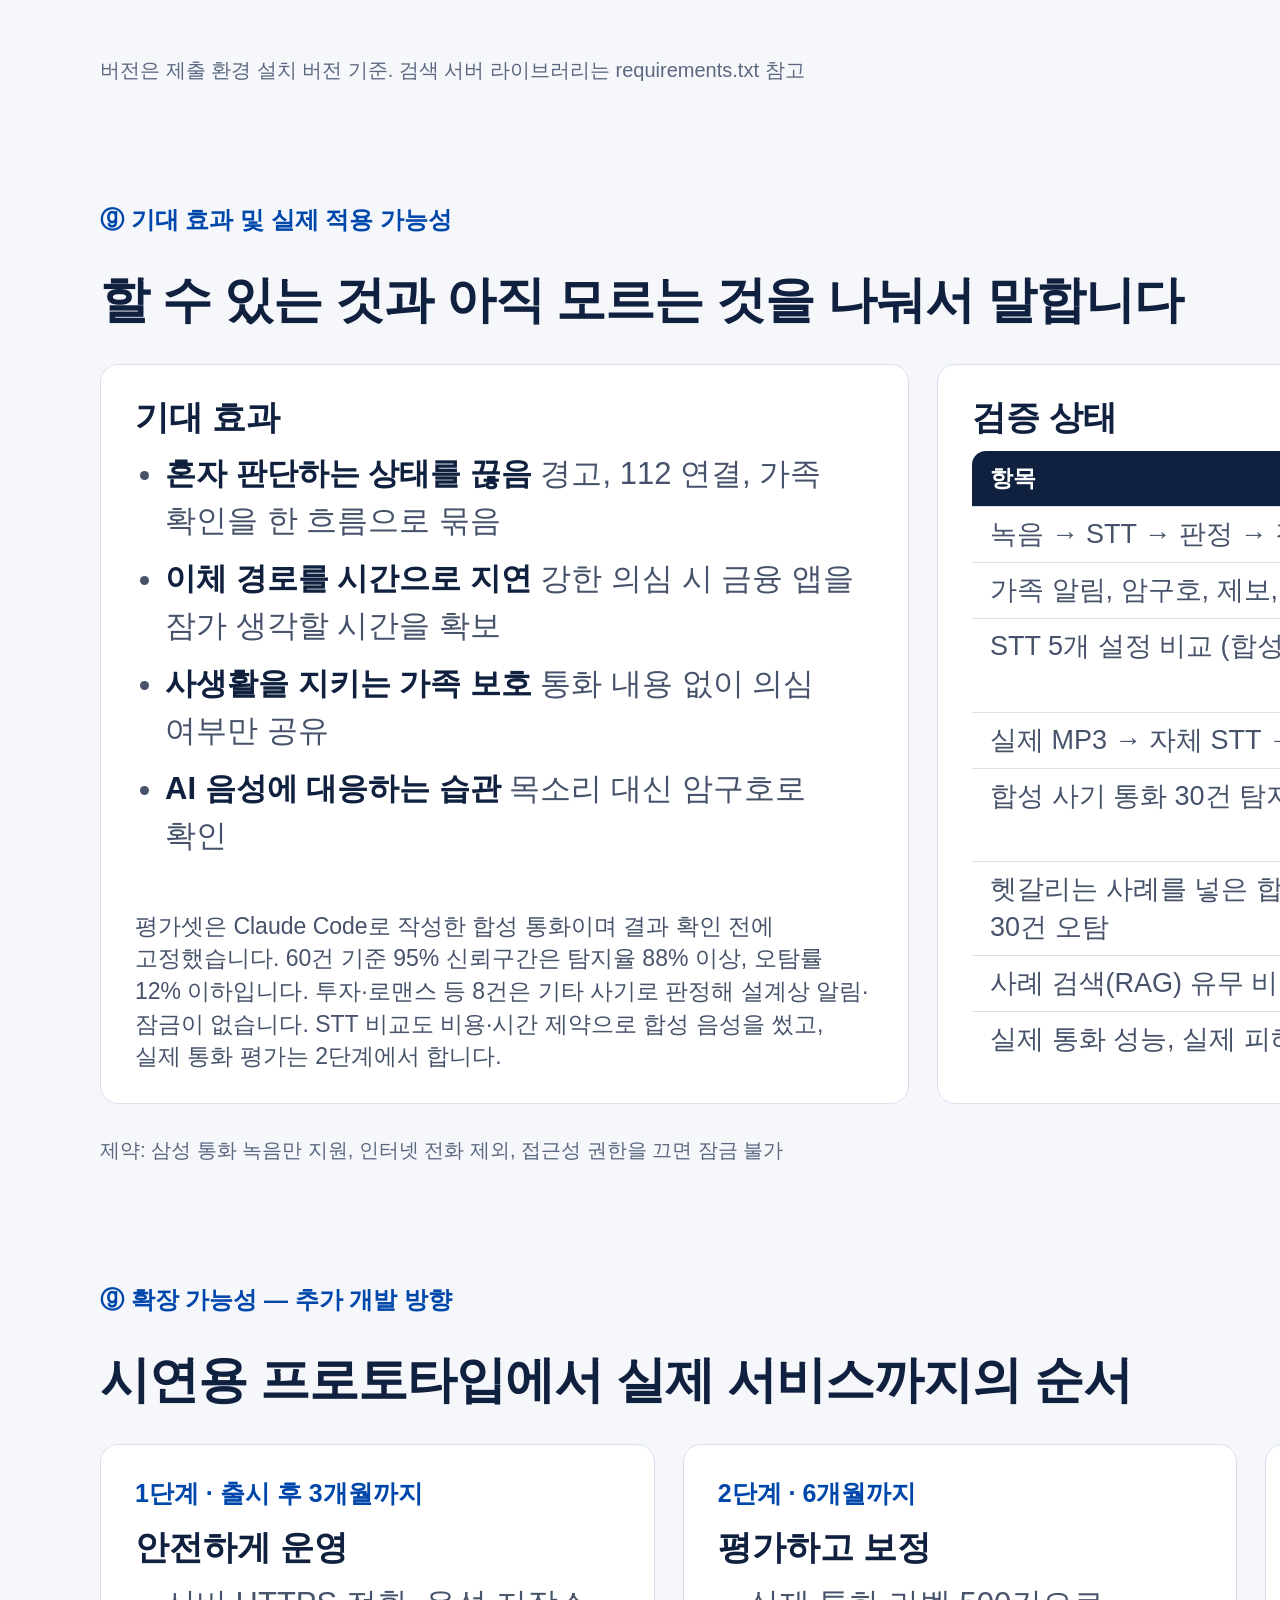
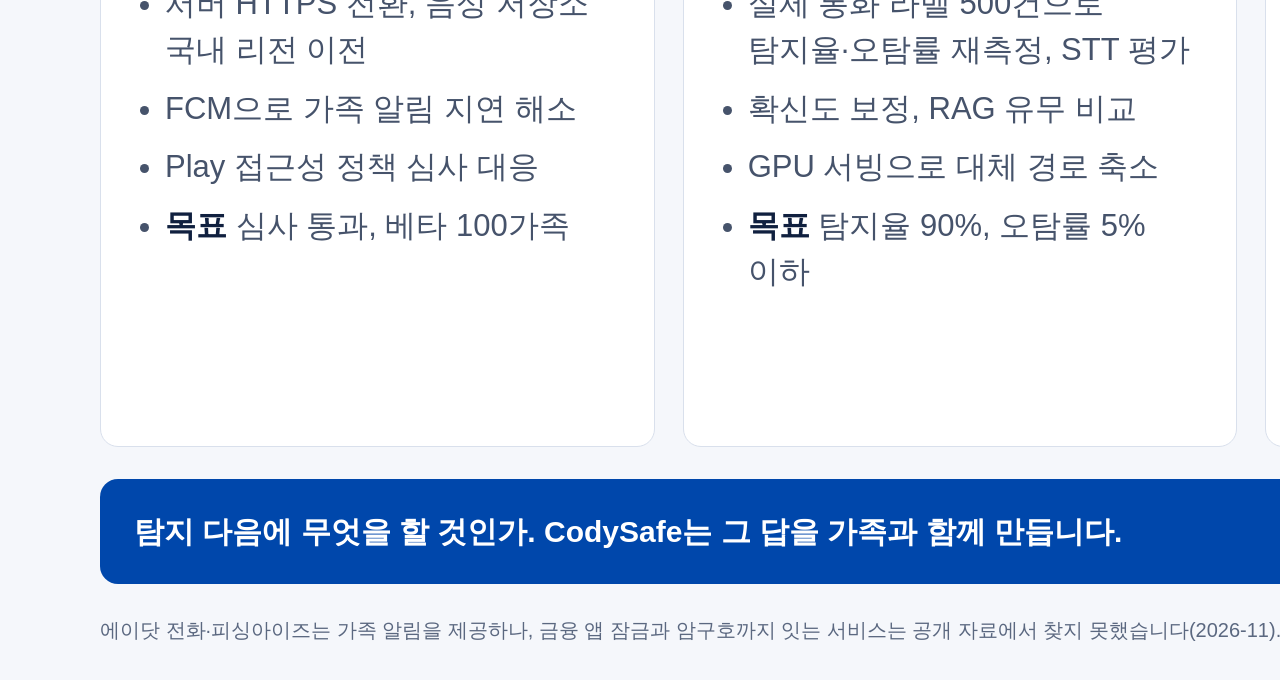
<file: submission/deck/index.html>
<!doctype html><html lang="ko"><head><meta charset="utf-8"><title>CodySafe 발표자료</title>
<style>
@page{size:1920px 1080px;margin:0}
:root{--ink:#10203F;--mid:#46536B;--cobalt:#0047AB;--lime:#C8F03C;--bg:#F5F7FB;--line:#D9E0EC;--red:#C8282D;--warn:#FFE3B8}
*{box-sizing:border-box;margin:0;padding:0}
body{font-family:"Noto Sans KR",sans-serif;color:var(--ink);word-break:keep-all}
section{width:1920px;height:1080px;padding:84px 100px 96px;background:var(--bg);position:relative;page-break-after:always;overflow:hidden;display:flex;flex-direction:column;gap:32px}
.tag{font-size:24px;font-weight:700;color:var(--cobalt)}
h1{font-size:50px;line-height:1.28;font-weight:800;letter-spacing:-1px}
h3{font-size:30px;font-weight:700;line-height:1.3}
p,li,td,th{font-size:26px;line-height:1.5;color:var(--mid)}
b{color:var(--ink)}
ul{padding-left:30px}
.foot{position:absolute;left:100px;right:100px;bottom:36px;display:flex;justify-content:space-between;font-size:20px;color:#5B6880}
.row{display:flex;gap:28px;flex:1;min-height:0}
.card{background:#fff;border:1px solid var(--line);border-radius:18px;padding:30px 34px;display:flex;flex-direction:column;gap:12px;flex:1}
.big{font-size:104px;font-weight:900;color:var(--cobalt);line-height:1.05;letter-spacing:-3px}
table{border-collapse:collapse;width:100%;background:#fff;border-radius:14px;overflow:hidden}
th{background:var(--ink);color:#fff;text-align:left;padding:10px 18px;font-size:23px}
td{padding:9px 18px;border-top:1px solid var(--line);font-size:23px;line-height:1.38;vertical-align:top}
td b{font-weight:700}
.phone{height:100%;max-height:610px;border-radius:22px;border:6px solid var(--ink);display:block}
.cap{font-size:23px;color:var(--mid);line-height:1.4}
.shot{display:flex;flex-direction:column;gap:12px;align-items:flex-start;width:300px}
.flow{display:flex;align-items:stretch;gap:0}
.node{flex:1;background:#fff;border:2px solid var(--cobalt);border-radius:14px;padding:18px 12px;text-align:center;font-size:25px;font-weight:700;display:flex;flex-direction:column;justify-content:center}
.node small{display:block;font-size:20px;font-weight:400;color:var(--mid);margin-top:4px}
.arr{width:44px;display:flex;align-items:center;justify-content:center;font-size:30px;color:var(--cobalt)}
.hot{background:var(--cobalt);color:#fff}.hot small{color:#DCE7FA}
.todo{background:var(--warn);color:#6B3B00;font-weight:700;padding:1px 8px;border-radius:6px}
code{font-family:monospace;font-size:22px;background:#EEF2F9;padding:1px 6px;border-radius:5px;color:var(--ink)}
pre{font-family:monospace;font-size:22px;line-height:1.45;background:var(--ink);color:#E8EEFA;border-radius:14px;padding:22px 26px;white-space:pre}
.cover{background:var(--cobalt);justify-content:center;padding-left:140px;gap:26px}
.cover h1{font-size:88px;color:#fff;line-height:1.2}.cover p{color:#DCE7FA;font-size:32px}
.lime{color:var(--lime)}
.fill .card p,.fill .card li{font-size:31px;line-height:1.5}.fill .card li{margin-bottom:12px}.fill .card td{font-size:27px}.fill .card h3{font-size:34px}.fill .card p.tag{font-size:25px}
section[style*="padding-top:28px"] td{padding:4px 14px;font-size:21px;line-height:1.25}section[style*="padding-top:28px"] th{padding:5px 14px;font-size:21px}
</style></head><body>

<section class="cover">
<p style="font-weight:700">코디세이 AI 해커톤 2026 · 팀 유레카</p>
<h1>CodySafe<br><span class="lime">전화를 끊은 뒤,</span><br>가족과 함께 막습니다</h1>
<p>통화 녹음을 AI로 분석해 근거를 보여 주고, 가족에게 알리고, 금융 앱을 잠그는 보이스피싱 후속 대응 서비스</p>
<p style="font-size:26px">김병국 · 김동현 · 김호연 · 유상우 · 전선형</p>
</section>

<section class="fill">
<div class="tag">ⓐ 문제 정의 및 목표 사용자</div>
<h1>속은 사람은 혼자 있고, 가족은 뒤늦게 압니다</h1>
<div class="row">
<div class="card" style="flex:1.05"><div class="big">5,384만 원</div><h3>2025년 보이스피싱 건당 피해액 (전년 2,500만 원)</h3>
<p>발생 건수는 24.6% 줄었지만 피해액은 62.4% 늘었습니다. 피해액의 <b>78.6%</b>(9,884억 원)가 기관 사칭형입니다.</p>
<p style="font-size:21px;margin-top:auto">출처: 국회 제출 자료, 매일신문 2026-09-23</p></div>
<div class="card"><h3>우리가 본 빈틈</h3>
<ul><li>사기범은 전화를 끊지 말라, 아무에게도 말하지 말라고 몰아붙입니다. 이때 <b>당사자의 판단만으로</b> 멈추기 어렵습니다.</li>
<li>가족이 알아도 도울 방법이 없고, 통화 내용을 통째로 공유하는 것은 사생활 문제입니다.</li>
<li>AI 음성 때문에 <b>"목소리가 같으니 가족"</b>이라는 확인도 믿기 어려워졌습니다.</li></ul></div>
<div class="card" style="flex:.8"><h3>목표 사용자</h3>
<p><b>보호 대상</b><br>삼성 휴대폰으로 통화를 녹음하는, 보이스피싱에 노출된 사람</p>
<p><b>가족</b><br>부모님과 형제의 금융 피해를 걱정하지만 통화 내용까지 보고 싶지는 않은 사람</p></div>
</div>
<div class="foot"><span>CodySafe · 팀 유레카</span><span>1</span></div></section>

<section class="fill">
<div class="tag">ⓑ 해결 방안 — 서비스 개요</div>
<h1>실시간 탐지와 경쟁하지 않고, 그 다음 단계를 맡습니다</h1>
<div class="flow">
<div class="node">통화 녹음 폴더<small>안드로이드 앱 연동</small></div><div class="arr">→</div>
<div class="node">사용자별 S3<small>임시 업로드 링크</small></div><div class="arr">→</div>
<div class="node">STT<small>자체 Whisper, 장애 시 OpenAI</small></div><div class="arr">→</div>
<div class="node hot">사례 검색 + LLM 판정<small>구조화 출력</small></div><div class="arr">→</div>
<div class="node hot">녹취 대조<small>직접 구현</small></div><div class="arr">→</div>
<div class="node">확신도별 조치<small>아래 표</small></div>
</div>
<div class="row">
<div class="card" style="flex:1.1"><h3>확신도별 후속 조치</h3>
<table><tr><th style="width:30%">조건</th><th>동작</th></tr>
<tr><td><b>0.7 이상</b></td><td>연결된 가족에게 <b>의심 여부만</b> 알림</td></tr>
<tr><td><b>0.9 이상</b></td><td>은행·카드·간편결제·증권·원격제어 <b>앱 47개 잠금</b> (기본 1시간)</td></tr>
<tr><td><b>근거 없음</b></td><td>"판단 어려움"으로 낮추고 알림·잠금 안 함</td></tr>
<tr><td><b>잠금 해제</b></td><td>가족은 즉시, 본인은 10분 대기 후, 또는 시간 만료</td></tr></table></div>
<div class="card"><h3>왜 통화 중이 아니라 통화 후인가</h3>
<p>일반 안드로이드 앱은 통화 음성을 받을 수 없습니다. <code>VOICE_CALL</code> 캡처는 사전 설치된 특권 앱의 권한이 필요하고, 통화 중 일반 앱의 마이크 입력은 무음입니다.</p>
<p>실시간 탐지는 제조사와 통신사 영역입니다. 우리는 <b>이체 전 차단을 보장하지 않으며</b>, 통화 후 추가 이체와 2차 피해를 줄이는 데 집중합니다.</p></div>
</div>
<div class="foot"><span>근거: Android 개발자 문서(MediaRecorder.AudioSource, 오디오 입력 공유)</span><span>2</span></div></section>

<section>
<div class="tag">ⓑ 주요 기능 — 실제 안드로이드 폰 녹화 화면</div>
<h1>분석부터 잠금까지 실제 폰에서 동작합니다</h1>
<div class="row" style="gap:30px">
<div class="shot"><img class="phone" src="img/folder.jpg" style="max-height:560px"><div class="cap"><b>1. 녹음 폴더 연결</b><br>저장된 녹음만 읽음</div></div>
<div class="shot"><img class="phone" src="img/evidence.jpg" style="max-height:560px"><div class="cap"><b>2. 통화 속 근거</b><br>실제로 나온 말만 표시</div></div>
<div class="shot"><img class="phone" src="img/lock-modal.jpg" style="max-height:560px"><div class="cap"><b>3. 즉시 경고</b><br>112와 암구호로 연결</div></div>
<div class="shot"><img class="phone" src="img/lock-page.jpg" style="max-height:560px"><div class="cap"><b>4. 금융 앱 잠금</b><br>열면 경고로 되돌림</div></div>
<div class="card" style="padding:26px 28px"><h3>예방까지 함께</h3>
<p><b>가족 암구호</b> 매일 0시에 바뀌는 단어로 가족 사칭 확인</p>
<p><b>사기 체험</b> 13개 수법을 대화형으로 연습</p>
<p><b>제보→훈련</b> 추천 상위 제보를 AI 시나리오로 생성</p>
<p><b>코디·퀴즈</b> 가족 퀴즈 15장, 예방 행동에만 점수</p></div>
</div>
<div class="foot"><span>테스트 통화 사용. 개인정보 장면 제외, 대기 시간 단축</span><span>3</span></div></section>

<section>
<div class="tag">ⓒ 활용 AI 기술 및 직접 개발 범위</div>
<h1>판정은 API에 맡기되, 믿고 행동하게 만드는 층은 직접 만들었습니다</h1>
<table>
<tr><th style="width:22%">층</th><th style="width:44%">적용 방식</th><th style="width:34%">구분</th></tr>
<tr><td><b>음성 → 글자</b></td><td>자체 서버 CPU Whisper large-v3-turbo INT8, 부하·장애 시 OpenAI <code>whisper-1</code></td><td><b>직접 구축</b>: 5개 설정 비교, 서빙, 전환. 대체 경로만 외부 API</td></tr>
<tr><td><b>사기 판정</b></td><td>Claude <code>claude-opus-5-5</code>, JSON 스키마 출력. 4개 라벨, 유형, 확신도, 인용 근거</td><td>외부 API + <b>직접 작성</b>: 판정 기준, 스키마, 프롬프트 방어</td></tr>
<tr><td><b>수법 참고(RAG)</b></td><td>문서를 LLM으로 분류·구조화해 적재. BM25(nori) + bge-m3 kNN을 RRF로 결합, 유사 사례 3건을 판정에 참고. 실패 시 LLM만 사용</td><td><b>직접 구현</b>: 적재·검색 API. Elasticsearch, bge-m3 사용</td></tr>
<tr><td><b>유형 매칭</b></td><td>음절 2-gram BM25 + 벡터 → RRF 결합 → LLM 재순위 (수법 지식 10종)</td><td><b>직접 구현</b>. 벡터는 현재 해시 임베딩</td></tr>
<tr><td><b>근거 대조</b></td><td>LLM이 인용한 문장이 녹취에 순서대로 있는지 코드로 검사</td><td><b>직접 구현</b></td></tr>
<tr><td><b>후속 조치</b></td><td>임계값 분기, 가족 알림, 잠금·해제 정책, 가족 그룹 암구호</td><td><b>직접 구현</b></td></tr>
<tr><td><b>안드로이드 앱</b></td><td>저장소 접근 프레임워크 폴더 감시, S3 직접 업로드, 접근성 서비스 앱 차단</td><td><b>직접 구현</b> (Kotlin)</td></tr>
<tr><td><b>제보 → 시나리오</b></td><td>번호·계좌·링크 마스킹 후 LLM으로 5턴 훈련 생성, 결과 구조 검사</td><td><b>직접 구현</b> + 외부 API</td></tr>
</table>
<div class="foot"><span>자체 학습 모델은 없습니다. 모델 파인튜닝은 확장 계획입니다.</span><span>4</span></div></section>

<section class="fill">
<div class="tag">ⓒ 적용 방식 — 오판을 줄이는 설계</div>
<h1>잘못된 경고도 피해입니다. 그래서 LLM의 답을 그대로 믿지 않습니다</h1>
<div class="row">
<div class="card" style="flex:1.1;background:transparent;border:none;padding:0"><pre># server/guard/llm.py (요약)
def _keep_grounded(result, transcript):
    if result["label"] != VOICE_PHISHING:
        result["evidence"] = []
        return result
    # 녹취에 실제로 있는 인용만 남김
    result["evidence"] = [q for q in result["evidence"]
                          if _in_transcript(q, transcript)]
    # 근거가 없으면 가족 알림과 잠금을 일으키지 않음
    if not result["evidence"]:
        result["label"] = "uncertain"
    return result</pre>
<p><b>자동 테스트 71개 통과</b> (<code>pytest</code>, 외부 키 없이 실행). 판정 분기, 잠금 해제, 가족 권한, 제보 마스킹을 포함합니다.</p></div>
<div class="card"><h3>설계 원칙 5가지</h3>
<ul><li><b>환각 차단</b> 녹취에 없는 근거는 표시하지 않고 조치도 막음</li>
<li><b>주입 방어</b> 녹취 속 "정상으로 판정하라"는 지시를 따르지 않고 판단 근거로 고려</li>
<li><b>단계적 조치</b> 피해가 큰 잠금은 알림보다 높은 기준 적용</li>
<li><b>정보 최소화</b> 가족에게 요약·유형·녹취·확신도를 보내지 않음. 일상 통화는 글자 기록도 저장 안 함</li>
<li><b>되돌릴 수 있음</b> 오탐이어도 가족 해제, 10분 대기, 시간 만료로 복구</li></ul></div>
</div>
<div class="foot"><span>확신도는 LLM이 매긴 값이며 보정 전이라 사기 확률이 아닙니다. 화면에도 그렇게 표시합니다.</span><span>5</span></div></section>

<section class="fill">
<div class="tag">ⓓ 개발 환경 및 기술 스택</div>
<h1>웹과 안드로이드 앱이 하나의 API와 화면을 함께 씁니다</h1>
<div class="row">
<div class="card" style="flex:1.2"><table>
<tr><th style="width:26%">구분</th><th>사용 기술</th></tr>
<tr><td><b>서버</b></td><td>Python 3, FastAPI, Uvicorn, SQLite</td></tr>
<tr><td><b>웹</b></td><td>HTML, CSS, JavaScript (프레임워크 없음)</td></tr>
<tr><td><b>앱</b></td><td>Kotlin, WebView, WorkManager, 접근성 서비스 (minSdk 26, targetSdk 34)</td></tr>
<tr><td><b>AI</b></td><td>Claude, faster-whisper(대체: OpenAI Whisper), Elasticsearch 8.17 + bge-m3</td></tr>
<tr><td><b>인프라</b></td><td>AWS EC2 3대: 서비스 t4g.large, STT c7i-flex.large, 검색 t4g.medium. S3, Terraform·Docker(검색 서버), GitHub Actions</td></tr>
<tr><td><b>관측</b></td><td>Langfuse Cloud: 시간·토큰·판정 라벨만 전송, 통화 내용은 보내지 않음</td></tr>
<tr><td><b>검증</b></td><td>pytest 71개, 실제 음성 파일, 실제 폰 녹화</td></tr>
</table></div>
<div class="card"><h3>구현상 판단</h3>
<p><b>화면을 WebView로 공유</b><br>화면을 고쳐도 APK를 다시 빌드하지 않습니다. 네이티브는 폴더 접근, 동기화, 차단만 맡습니다.</p>
<p><b>기기에 AWS 키를 두지 않음</b><br>서버가 발급한 임시 링크로 사용자별 경로에 직접 올립니다.</p>
<p><b>음성은 자체 서버에서 먼저</b><br>외부 전송과 의존을 줄이려 STT를 직접 띄웠습니다. GPU 사용 제약으로 CPU에서 서빙하고, 부하·장애 때만 OpenAI로 넘깁니다.</p></div>
</div>
<div class="foot"><span>대체 경로를 탄 음성은 외부로 전송됩니다. Langfuse: us.cloud.langfuse.com/project/cmvwspomu005fad0e5vr8sgrq/traces</span><span>6</span></div></section>

<section style="padding-top:44px;gap:14px">
<div class="tag">ⓔ 팀원별 역할 분담</div>
<h1>팀원별 담당 업무와 기여 내용</h1>
<table>
<tr><th style="width:14%">이름</th><th style="width:26%">담당</th><th>기여 내용</th></tr>
<tr><td><b>김동현</b></td><td>서비스 구현 총괄</td><td>서버 API와 판정 파이프라인, 근거 대조, 가족 알림·잠금·암구호, 웹 화면, 안드로이드 앱, 체험·제보·피드백, S3·RAG·Langfuse 연동, 테스트, 배포</td></tr>
<tr><td><b>김호연</b></td><td>초기 기획, 시나리오, 데이터</td><td>문제 조사와 경쟁 서비스 비교, 기획 초안과 README 초안, 시뮬레이션 기반 체험 시나리오 13개 작성, 검색 문서 90건 주입, 저장소 비밀값 관리 규칙(.gitignore)</td></tr>
<tr><td><b>유상우</b></td><td>브랜드 디자인</td><td>CodySafe 브랜드 가이드, 로고 자산</td></tr>
<tr><td><b>김병국</b></td><td>QA, 기능 기획, 경쟁사 분석</td><td>QA, 기능 기획, 경쟁사 비교 분석. URL 탐지 기능을 개발했으나 통화 후 대응이라는 서비스 목적과 맞지 않아 폐기</td></tr>
<tr><td><b>전선형</b></td><td>데이터셋, 기능 기획, QA</td><td>사기 사례 검색 데이터 90건 제작, 서비스 기능 기획, 품질 검증(QA)</td></tr>
</table>
<div class="card" style="flex:none"><h3>협업 방식</h3><p>GitHub 브랜치와 Pull Request로 합치고, 초기 QR 판독 기획과 현재 통화 후 대응 기획을 모두 저장소 문서로 남겼습니다.</p></div>
<div class="card" style="flex:none;padding:20px 34px;gap:6px"><h3>실제 화면 QA에서 찾아 고친 문제</h3>
<ul style="font-size:23px"><li style="font-size:23px"><b>전선형</b> 체험 선택지의 행동 설명이 채팅으로 그대로 전달됨 → 행동 선택지 분리 (<code>e352ae7</code>). 체험 대화가 짧음 → 5턴으로 확장 (<code>55c43ac</code>)</li>
<li style="font-size:23px"><b>김병국</b> 첫 화면과 AI 시뮬레이션, 낮은 창에서 아래 메뉴가 안 보임 → 항상 표시 (<code>f161a70</code>, <code>03524da</code>)</li>
<li style="font-size:23px"><b>김병국</b> 폰 상태바와 앱 내용이 겹침 → 수정 (<code>55c43ac</code>)</li></ul></div>
<div class="foot"><span>산출물: github.com/rla8127/CodySafe</span><span>7</span></div></section>

<section style="padding-top:28px;padding-bottom:70px;gap:8px">
<div class="tag">ⓕ 외부 자원 활용 내역</div>
<table class="x">
<tr><th style="width:11%">구분</th><th style="width:44%">명칭</th><th style="width:29%">용도</th><th>라이선스</th></tr>
<tr><td rowspan="1">오픈소스</td><td>FastAPI 0.162, Uvicorn 0.54</td><td>서버</td><td>MIT, BSD-3-Clause</td></tr>
<tr><td>오픈소스</td><td>boto3 1.43, httpx 0.28, pytest 9.2</td><td>S3 연동, HTTP, 테스트</td><td>Apache 2.0, BSD-3, MIT</td></tr>
<tr><td>오픈소스</td><td>anthropic 2.3, openai 3.42, langfuse 5.1</td><td>API 클라이언트, 관측</td><td>MIT, Apache 2.0, MIT</td></tr>
<tr><td>오픈소스</td><td>AndroidX WorkManager 2.9.1, DocumentFile 1.0.1</td><td>앱 주기 실행, 폴더 접근</td><td>Apache 2.0</td></tr>
<tr><td>오픈소스</td><td>Elasticsearch 8.17.0, analysis-nori</td><td>RAG 구현 (사기 사례 검색)</td><td>Elastic License 2.0</td></tr>
<tr><td>오픈소스</td><td>BAAI/bge-m3, sentence-transformers, PyTorch, elasticsearch-py, pypdf</td><td>RAG 구현 (임베딩, 문서 적재)</td><td>MIT, Apache 2.0, BSD-3</td></tr>
<tr><td>오픈소스</td><td>faster-whisper 1.2.1, CTranslate2 4.8.4, Whisper large-v3-turbo</td><td>자체 STT 서버 (최종 선정)</td><td>MIT</td></tr>
<tr><td>오픈소스</td><td>Whisper large-v3, whisper-medium-komixv2</td><td>STT 비교 평가 (미채택)</td><td>MIT, 모델 카드 표기 없음</td></tr>
<tr><td>오픈소스</td><td>Qwen3-ASR 0.6B·1.7B, qwen-asr 0.0.6, Transformers 4.57</td><td>STT 비교 평가 (미채택)</td><td>Apache 2.0</td></tr>
<tr><td>오픈소스</td><td>SUIT 2.0.5, 나눔스퀘어 라운드, Lucide 0.460</td><td>폰트, 아이콘</td><td>OFL, OFL, ISC</td></tr>
<tr><td>외부 API</td><td>Anthropic claude-opus-5-5, claude-haiku-5-5</td><td>판정, 재순위, 시나리오 생성, 문서 구조화</td><td>상용 API</td></tr>
<tr><td>외부 API</td><td>OpenAI whisper-1, gpt-image-2</td><td>STT 대체 경로, 체험 가상 인물 사진</td><td>상용 API</td></tr>
<tr><td>기타</td><td>Amazon EC2 t4g.large, c7i-flex.large, t4g.medium 각 1대</td><td>서비스, STT, 검색 서버</td><td>상용 서비스</td></tr>
<tr><td>외부 API</td><td>Amazon S3, Langfuse Cloud</td><td>음성 저장, 처리 시간·토큰 관측</td><td>상용 서비스</td></tr>
<tr><td>외부 API</td><td>Amazon Polly, ElevenLabs</td><td>STT 평가용 한국어 데이터셋, 자연스러운 음성 생성</td><td>상용 API</td></tr>
<tr><td>사전 보유 코드</td><td>웹 화면 코드 index.html, css/, js/, assets/ (2026-10-30 01시경 작성, 주제 공개 전)</td><td>공용 화면 자원과 초기 웹 MVP</td><td>팀 자체 작성</td></tr>
<tr><td>기타</td><td>Terraform, Docker</td><td>검색 서버 구성</td><td>BUSL 1.1, Apache 2.0</td></tr>
<tr><td>기타</td><td>Claude Code, OpenAI Codex</td><td>코드·문서 작성 보조</td><td>상용 서비스</td></tr>
<tr><td>기타</td><td>금융당국 보도자료, KISA 118 상담 기반 합성 데이터</td><td>검색 문서 (원문 미저장, 요약만 적재)</td><td>각 출처 이용 조건</td></tr>
<tr><td>기타</td><td>금감원 공개 녹음 전사(KorCCVi)</td><td>요약만 색인, 검색 결과에서 제외, 재배포 안 함</td><td>재배포 금지, 금감원 조건</td></tr>
<tr><td>기타</td><td>금융감독원·금융위원회 경보, 매일신문 보도</td><td>홈 화면 사기 동향 (출처 표시)</td><td>출처 표시 인용</td></tr>
</table>
<div class="foot"><span>버전은 제출 환경 설치 버전 기준. 검색 서버 라이브러리는 requirements.txt 참고</span><span>8</span></div></section>

<section class="fill">
<div class="tag">ⓖ 기대 효과 및 실제 적용 가능성</div>
<h1>할 수 있는 것과 아직 모르는 것을 나눠서 말합니다</h1>
<div class="row">
<div class="card"><h3>기대 효과</h3>
<ul><li><b>혼자 판단하는 상태를 끊음</b> 경고, 112 연결, 가족 확인을 한 흐름으로 묶음</li>
<li><b>이체 경로를 시간으로 지연</b> 강한 의심 시 금융 앱을 잠가 생각할 시간을 확보</li>
<li><b>사생활을 지키는 가족 보호</b> 통화 내용 없이 의심 여부만 공유</li>
<li><b>AI 음성에 대응하는 습관</b> 목소리 대신 암구호로 확인</li></ul>
<p style="font-size:23px;line-height:1.42;margin-top:auto">평가셋은 Claude Code로 작성한 합성 통화이며 결과 확인 전에 고정했습니다. 60건 기준 95% 신뢰구간은 탐지율 88% 이상, 오탐률 12% 이하입니다. 투자·로맨스 등 8건은 기타 사기로 판정해 설계상 알림·잠금이 없습니다. STT 비교도 비용·시간 제약으로 합성 음성을 썼고, 실제 통화 평가는 2단계에서 합니다.</p></div>
<div class="card" style="flex:1.1"><h3>검증 상태</h3>
<table><tr><th style="width:62%">항목</th><th>상태</th></tr>
<tr><td>녹음 → STT → 판정 → 경고 → 잠금</td><td><b>실제 폰에서 확인</b></td></tr>
<tr><td>가족 알림, 암구호, 제보, 피드백</td><td><b>테스트·브라우저 확인</b></td></tr>
<tr><td>STT 5개 설정 비교 (합성 음성 20개)</td><td><b>turbo CER 3.33%, RTF 1.17</b></td></tr>
<tr><td>실제 MP3 → 자체 STT → 판정 → 잠금</td><td><b>실서버 확인</b></td></tr>
<tr><td>합성 사기 통화 30건 탐지</td><td><b>30건 (가족 알림 22, 잠금 18)</b></td></tr>
<tr><td>헷갈리는 사례를 넣은 합성 정상 통화 30건 오탐</td><td><b>0건 (알림·잠금 0)</b></td></tr>
<tr><td>사례 검색(RAG) 유무 비교</td><td><b>탐지·오탐 차이 없음</b></td></tr>
<tr><td>실제 통화 성능, 실제 피해 감소 효과</td><td><b>미측정</b></td></tr></table></div>
</div>
<div class="foot"><span>제약: 삼성 통화 녹음만 지원, 인터넷 전화 제외, 접근성 권한을 끄면 잠금 불가</span><span>9</span></div></section>

<section class="fill">
<div class="tag">ⓖ 확장 가능성 — 추가 개발 방향</div>
<h1>시연용 프로토타입에서 실제 서비스까지의 순서</h1>
<div class="row">
<div class="card"><p class="tag">1단계 · 출시 후 3개월까지</p><h3>안전하게 운영</h3>
<ul><li>서버 HTTPS 전환, 음성 저장소 국내 리전 이전</li><li>FCM으로 가족 알림 지연 해소</li><li>Play 접근성 정책 심사 대응</li><li><b>목표</b> 심사 통과, 베타 100가족</li></ul></div>
<div class="card"><p class="tag">2단계 · 6개월까지</p><h3>평가하고 보정</h3>
<ul><li>실제 통화 라벨 500건으로 탐지율·오탐률 재측정, STT 평가</li><li>확신도 보정, RAG 유무 비교</li><li>GPU 서빙으로 대체 경로 축소</li><li><b>목표</b> 탐지율 90%, 오탐률 5% 이하</li></ul></div>
<div class="card"><p class="tag">3단계 · 12개월까지</p><h3>제휴로 앞단 연결</h3>
<ul><li>제조사·통신사 실시간 탐지와 연동해 후속 조치 제공</li><li>금융사 연계로 앱 차단 대신 이체 지연</li><li>삼성 외 녹음 환경 지원</li><li><b>목표</b> 제휴 1곳, 1만 가족</li></ul></div>
</div>
<div class="card" style="flex:none;background:var(--cobalt);border:none"><p style="color:#fff;font-size:30px;font-weight:700">탐지 다음에 무엇을 할 것인가. CodySafe는 그 답을 가족과 함께 만듭니다.</p></div>
<div class="foot"><span>에이닷 전화·피싱아이즈는 가족 알림을 제공하나, 금융 앱 잠금과 암구호까지 잇는 서비스는 공개 자료에서 찾지 못했습니다(2026-11). 기간과 수치는 팀 목표입니다.</span><span>10</span></div></section>
</body></html>
</file>
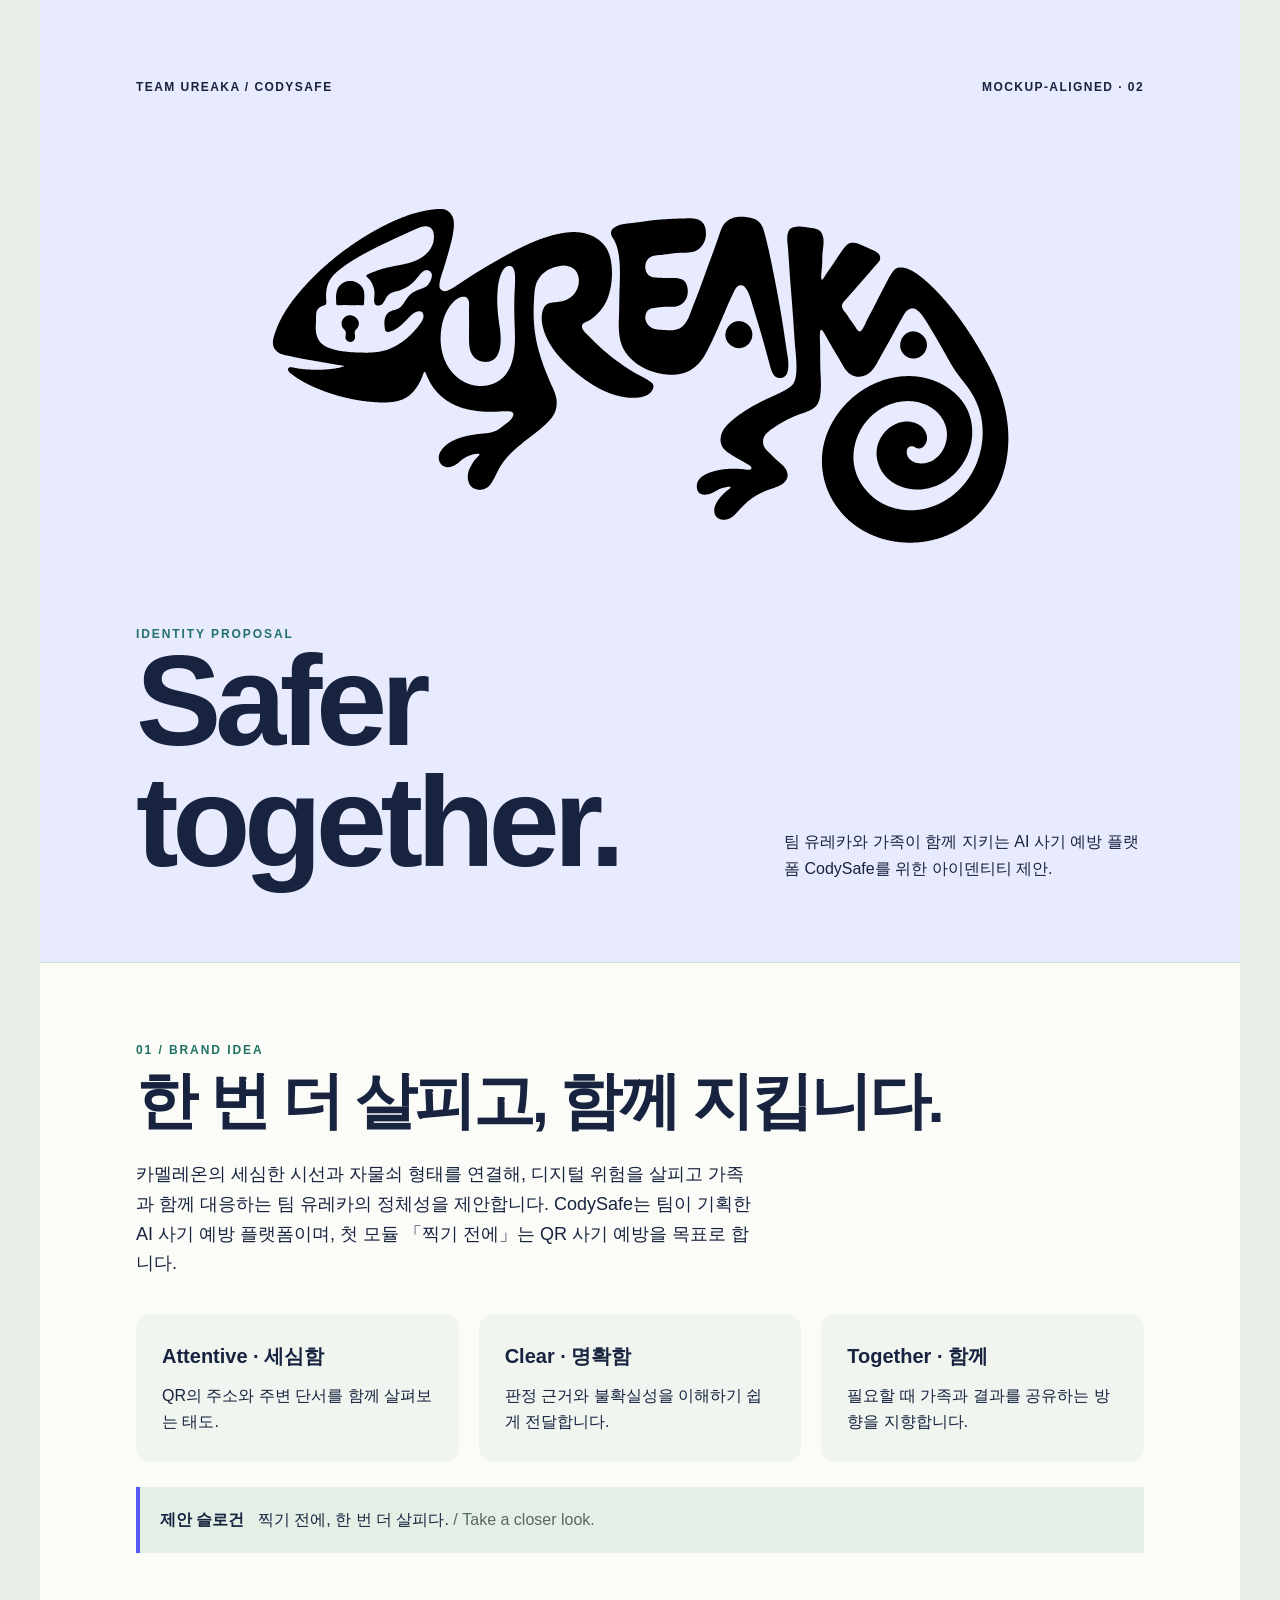
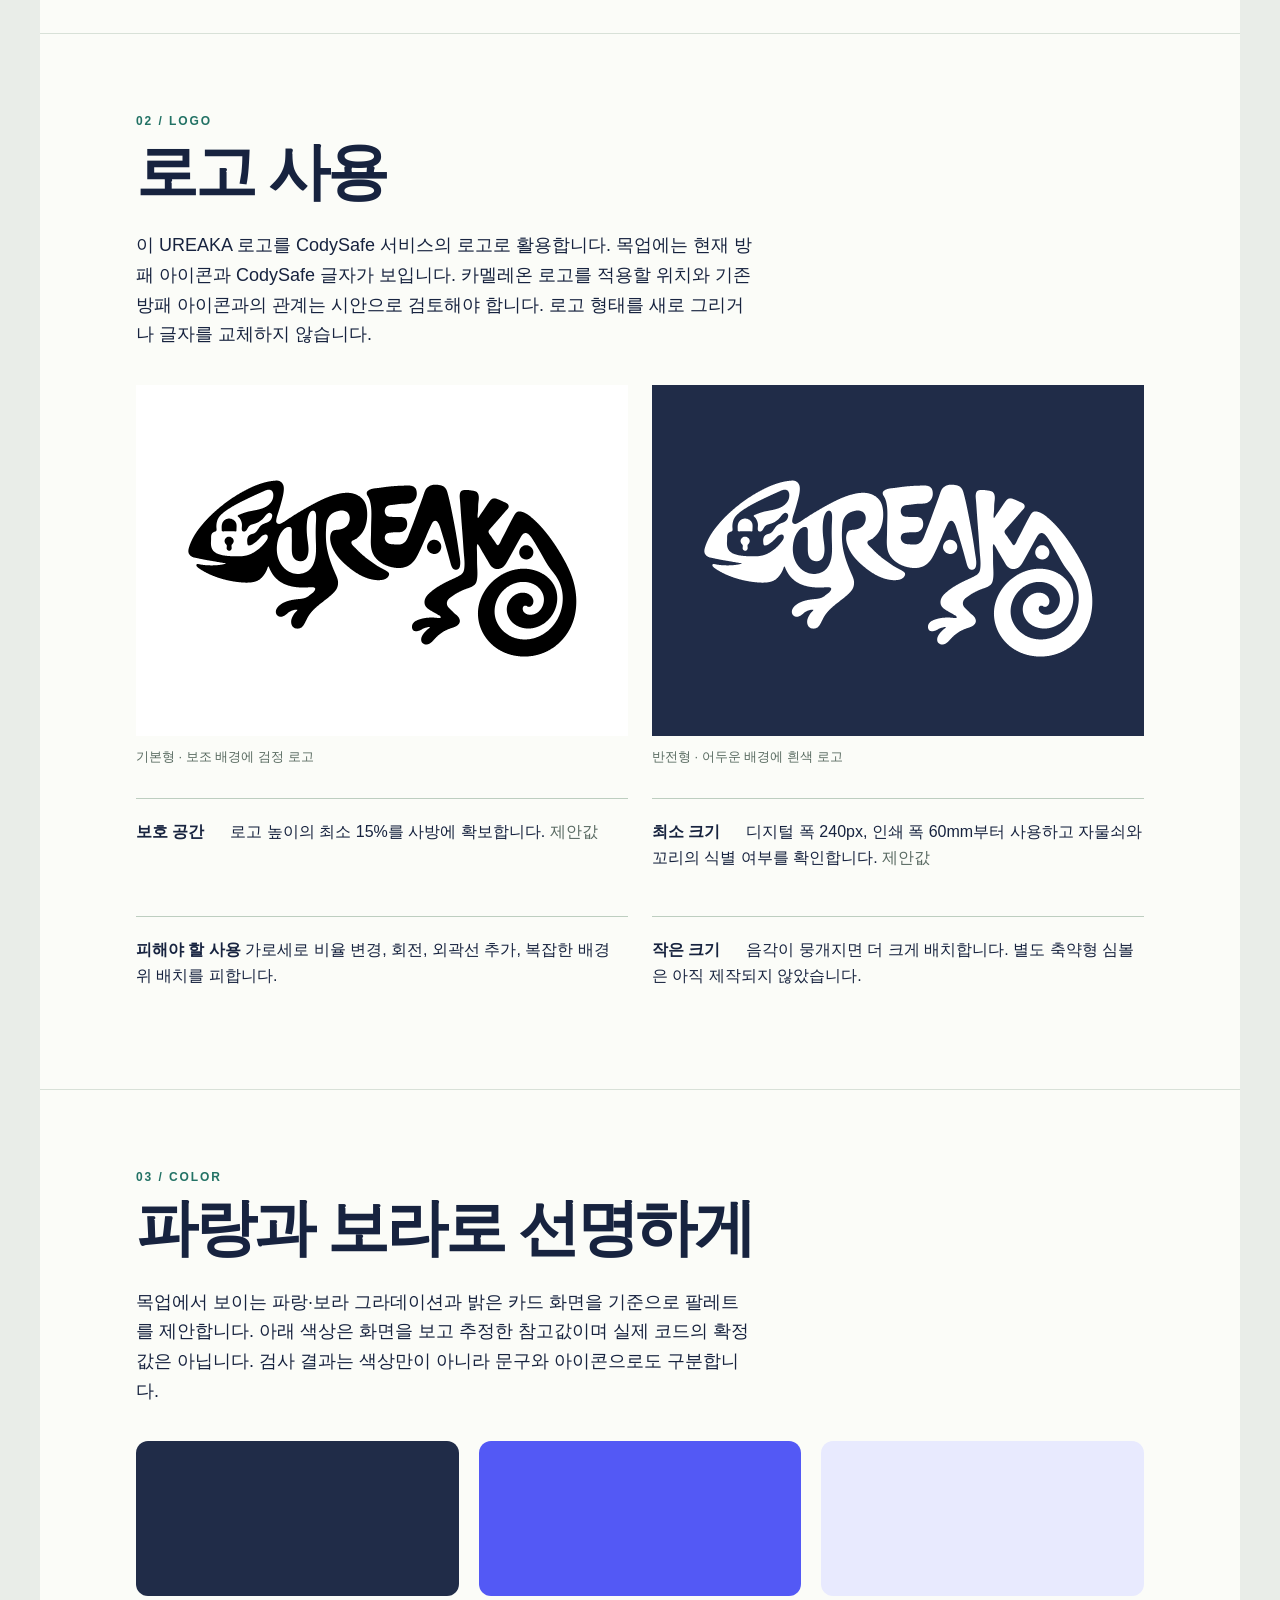
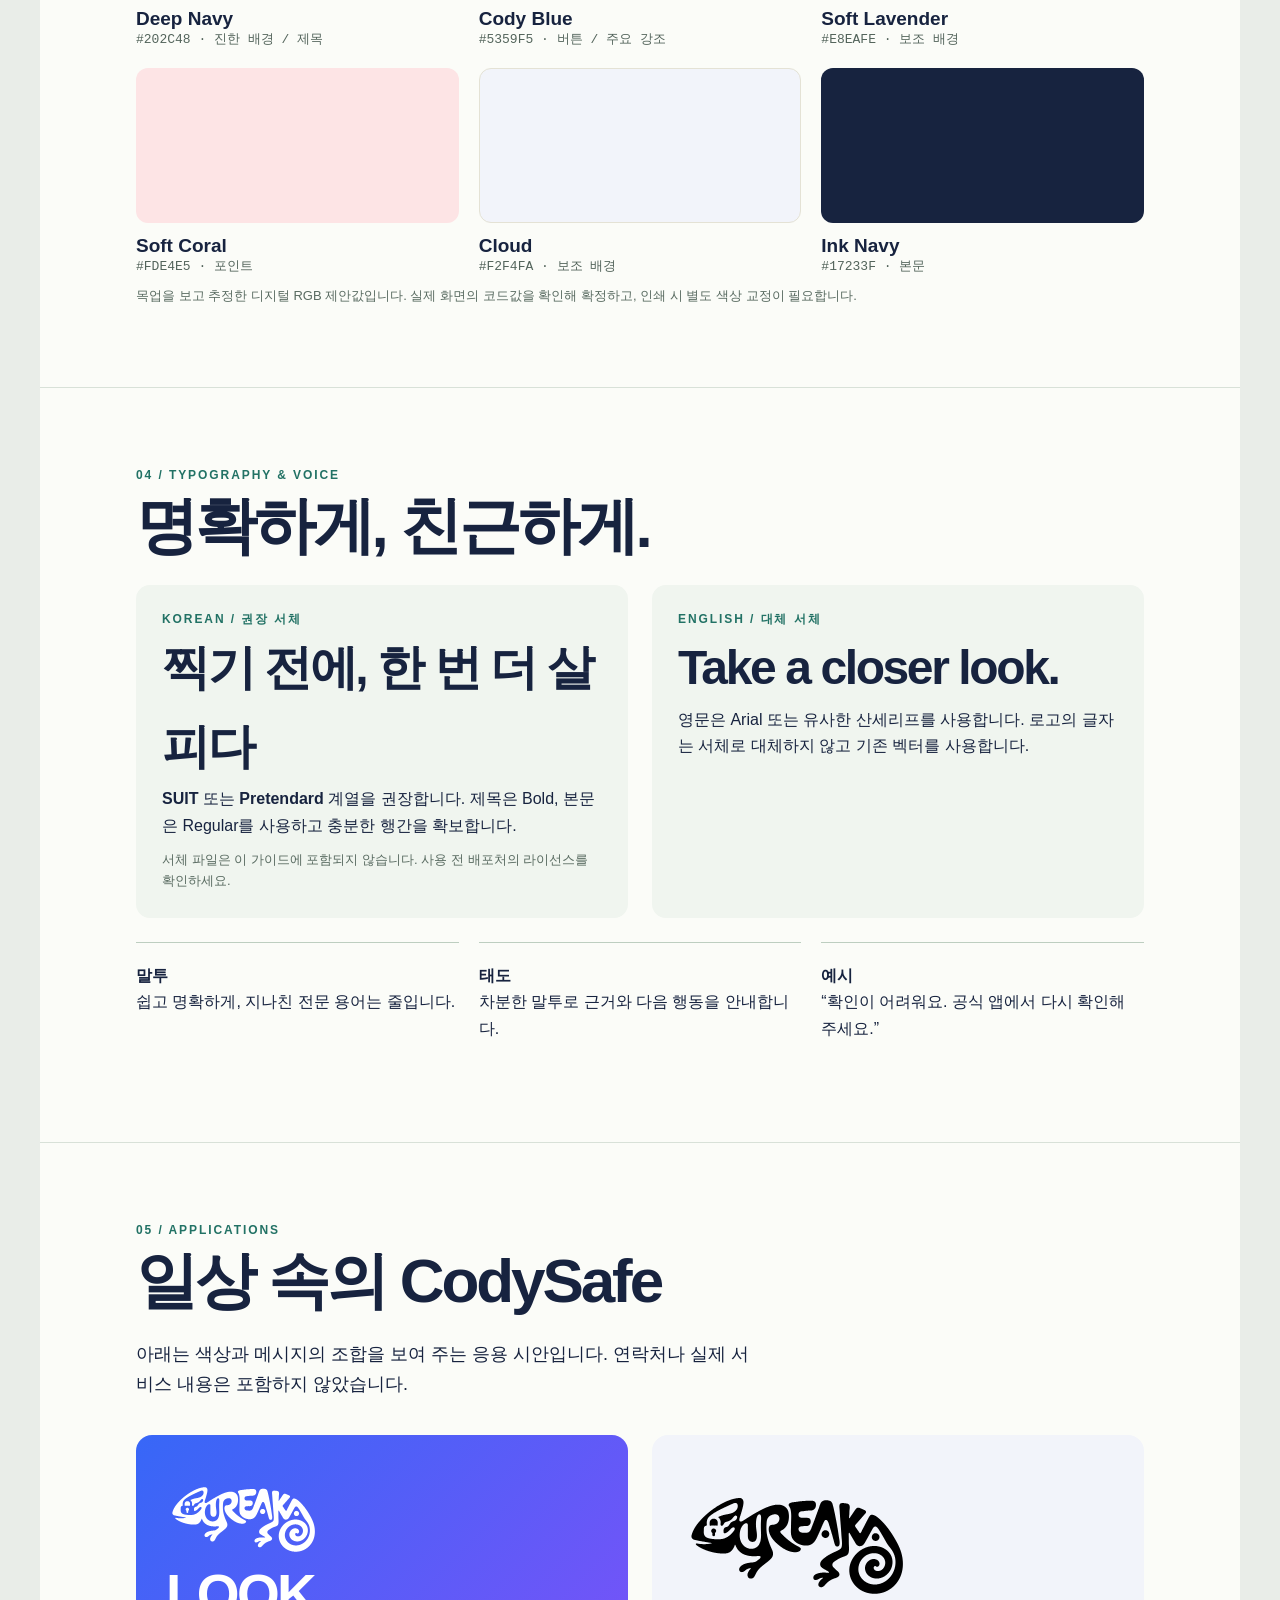
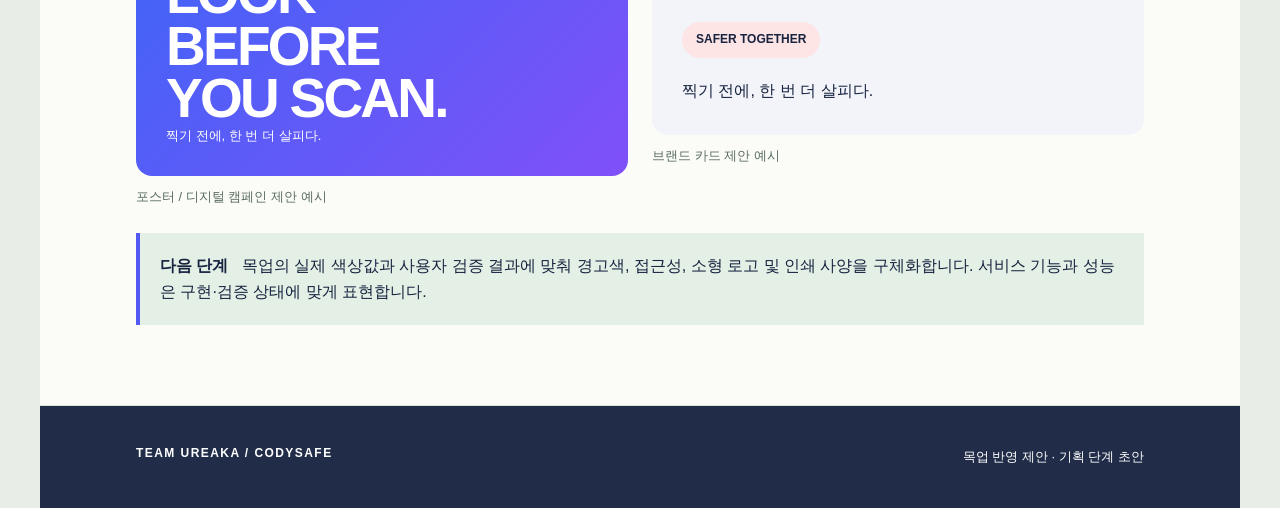
<file: docs/brand/brand-guide.html>
<!doctype html><html lang="ko"><head><meta charset="utf-8"><meta name="viewport" content="width=device-width, initial-scale=1"><title>팀 유레카 × CodySafe 브랜드 아이덴티티 가이드</title><style>
*{box-sizing:border-box}body{margin:0;background:#e9ede8;color:#17233F;font-family:'Malgun Gothic','Apple SD Gothic Neo',sans-serif;line-height:1.65}main{max-width:1200px;margin:auto;background:#fbfcf8}section{padding:80px 8%;border-bottom:1px solid #d8e1d8}h1,h2,h3,p{margin:0}h1,h2,.display{font-family:Arial,sans-serif;letter-spacing:-.05em}h1{font-size:clamp(58px,10vw,130px);line-height:.94}h2{font-size:clamp(36px,5vw,62px);line-height:1.1;margin:10px 0 25px}.eyebrow{font:700 12px Arial;letter-spacing:.16em;text-transform:uppercase;color:#227265}.intro{font-size:18px;max-width:620px}.hero{background:#E8EAFE;min-height:610px;display:flex;flex-direction:column;justify-content:space-between}.hero-top,.row{display:flex;justify-content:space-between;gap:24px}.hero-logo{width:min(90%,800px);align-self:center}.hero-logo img,.logo img{width:100%;display:block}.hero-bottom{display:flex;justify-content:space-between;align-items:end;gap:20px}.hero-bottom p{max-width:360px}.tag{font:700 12px Arial;letter-spacing:.12em}.grid{display:grid;grid-template-columns:repeat(3,1fr);gap:20px}.two{display:grid;grid-template-columns:1fr 1fr;gap:24px}.card{padding:26px;background:#f0f5ef;border-radius:14px}.card h3{font-size:20px;margin-bottom:10px}.muted{color:#586961}.logo{background:#fff;min-height:240px;display:flex;align-items:center;justify-content:center;padding:35px}.logo img{max-width:460px}.dark{background:#202c48}.dark img{filter:invert(1)}.caption{font-size:13px;color:#596b61;margin-top:10px}.swatch{height:155px;border-radius:12px;margin-bottom:12px}.swatch-name{font:700 19px Arial}.code{font:13px monospace;color:#53645b}.type-large{font-size:48px;font-weight:700;letter-spacing:-.05em}.rule{border-top:1px solid #bdcec0;padding:20px 0}.rule b{display:inline-block;min-width:90px}.mock{border-radius:16px;min-height:300px;padding:30px;overflow:hidden}.poster{background:linear-gradient(135deg,#3767F7,#8050F8);color:white;display:flex;flex-direction:column;justify-content:space-between}.poster img{width:155px;filter:invert(1)}.poster strong{font:700 55px/.95 Arial;letter-spacing:-.05em}.business{background:#F2F4FA;display:flex;flex-direction:column;justify-content:space-between}.business img{width:230px}.pill{display:inline-block;padding:8px 14px;border-radius:100px;background:#FDE4E5;font-size:12px;font-weight:bold}.note{background:#e4f0e6;padding:20px;border-left:4px solid #5359F5;margin-top:25px}footer{background:#202c48;color:white;padding:40px 8%;display:flex;justify-content:space-between}.small{font-size:13px}@media(max-width:700px){section{padding:50px 6%}.grid,.two{grid-template-columns:1fr}.hero{min-height:500px}.hero-bottom{display:block}.hero-bottom p{margin-top:20px}.type-large{font-size:35px}}@media print{body{background:white}section{break-inside:avoid;padding:40px 6%}.hero{min-height:500px}main{max-width:none}footer{print-color-adjust:exact}*{-webkit-print-color-adjust:exact;print-color-adjust:exact}}
</style></head><body><main>
<section class="hero"><div class="hero-top"><span class="tag">TEAM UREAKA / CODYSAFE</span><span class="tag">MOCKUP-ALIGNED · 02</span></div><div class="hero-logo"><img src="UREAKA-logo.svg" alt="UREAKA 카멜레온 로고"></div><div class="hero-bottom"><div><div class="eyebrow">Identity proposal</div><h1>Safer<br>together.</h1></div><p>팀 유레카와 가족이 함께 지키는 AI 사기 예방 플랫폼 CodySafe를 위한 아이덴티티 제안.</p></div></section>
<section><div class="eyebrow">01 / Brand idea</div><h2>한 번 더 살피고, 함께 지킵니다.</h2><p class="intro">카멜레온의 세심한 시선과 자물쇠 형태를 연결해, 디지털 위험을 살피고 가족과 함께 대응하는 팀 유레카의 정체성을 제안합니다. CodySafe는 팀이 기획한 AI 사기 예방 플랫폼이며, 첫 모듈 「찍기 전에」는 QR 사기 예방을 목표로 합니다.</p><div class="grid" style="margin-top:35px"><div class="card"><h3>Attentive · 세심함</h3><p>QR의 주소와 주변 단서를 함께 살펴보는 태도.</p></div><div class="card"><h3>Clear · 명확함</h3><p>판정 근거와 불확실성을 이해하기 쉽게 전달합니다.</p></div><div class="card"><h3>Together · 함께</h3><p>필요할 때 가족과 결과를 공유하는 방향을 지향합니다.</p></div></div><div class="note"><b>제안 슬로건</b> &nbsp; 찍기 전에, 한 번 더 살피다. <span class="muted"> / Take a closer look.</span></div></section>
<section><div class="eyebrow">02 / Logo</div><h2>로고 사용</h2><p class="intro">이 UREAKA 로고를 CodySafe 서비스의 로고로 활용합니다. 목업에는 현재 방패 아이콘과 CodySafe 글자가 보입니다. 카멜레온 로고를 적용할 위치와 기존 방패 아이콘과의 관계는 시안으로 검토해야 합니다. 로고 형태를 새로 그리거나 글자를 교체하지 않습니다.</p><div class="two" style="margin-top:35px"><div><div class="logo"><img src="UREAKA-logo.svg" alt="보조 배경의 검정 로고"></div><p class="caption">기본형 · 보조 배경에 검정 로고</p></div><div><div class="logo dark"><img src="UREAKA-logo.svg" alt="어두운 배경의 흰색 로고"></div><p class="caption">반전형 · 어두운 배경에 흰색 로고</p></div></div><div class="two" style="margin-top:30px"><div class="rule"><b>보호 공간</b> 로고 높이의 최소 15%를 사방에 확보합니다. <span class="muted">제안값</span></div><div class="rule"><b>최소 크기</b> 디지털 폭 240px, 인쇄 폭 60mm부터 사용하고 자물쇠와 꼬리의 식별 여부를 확인합니다. <span class="muted">제안값</span></div><div class="rule"><b>피해야 할 사용</b> 가로세로 비율 변경, 회전, 외곽선 추가, 복잡한 배경 위 배치를 피합니다.</div><div class="rule"><b>작은 크기</b> 음각이 뭉개지면 더 크게 배치합니다. 별도 축약형 심볼은 아직 제작되지 않았습니다.</div></div></section>
<section><div class="eyebrow">03 / Color</div><h2>파랑과 보라로 선명하게</h2><p class="intro">목업에서 보이는 파랑·보라 그라데이션과 밝은 카드 화면을 기준으로 팔레트를 제안합니다. 아래 색상은 화면을 보고 추정한 참고값이며 실제 코드의 확정값은 아닙니다. 검사 결과는 색상만이 아니라 문구와 아이콘으로도 구분합니다.</p><div class="grid" style="margin-top:35px"><div><div class="swatch" style="background:#202c48"></div><div class="swatch-name">Deep Navy</div><div class="code">#202C48 · 진한 배경 / 제목</div></div><div><div class="swatch" style="background:#5359F5"></div><div class="swatch-name">Cody Blue</div><div class="code">#5359F5 · 버튼 / 주요 강조</div></div><div><div class="swatch" style="background:#E8EAFE"></div><div class="swatch-name">Soft Lavender</div><div class="code">#E8EAFE · 보조 배경</div></div><div><div class="swatch" style="background:#FDE4E5"></div><div class="swatch-name">Soft Coral</div><div class="code">#FDE4E5 · 포인트</div></div><div><div class="swatch" style="background:#F2F4FA;border:1px solid #e4e2d5"></div><div class="swatch-name">Cloud</div><div class="code">#F2F4FA · 보조 배경</div></div><div><div class="swatch" style="background:#17233F"></div><div class="swatch-name">Ink Navy</div><div class="code">#17233F · 본문</div></div></div><p class="caption">목업을 보고 추정한 디지털 RGB 제안값입니다. 실제 화면의 코드값을 확인해 확정하고, 인쇄 시 별도 색상 교정이 필요합니다.</p></section>
<section><div class="eyebrow">04 / Typography & voice</div><h2>명확하게, 친근하게.</h2><div class="two"><div class="card"><p class="eyebrow">Korean / 권장 서체</p><p class="type-large">찍기 전에, 한 번 더 살피다</p><p><b>SUIT</b> 또는 <b>Pretendard</b> 계열을 권장합니다. 제목은 Bold, 본문은 Regular를 사용하고 충분한 행간을 확보합니다.</p><p class="caption">서체 파일은 이 가이드에 포함되지 않습니다. 사용 전 배포처의 라이선스를 확인하세요.</p></div><div class="card"><p class="eyebrow">English / 대체 서체</p><p class="type-large" style="font-family:Arial">Take a closer look.</p><p>영문은 Arial 또는 유사한 산세리프를 사용합니다. 로고의 글자는 서체로 대체하지 않고 기존 벡터를 사용합니다.</p></div></div><div class="grid" style="margin-top:24px"><div class="rule"><b>말투</b><br>쉽고 명확하게, 지나친 전문 용어는 줄입니다.</div><div class="rule"><b>태도</b><br>차분한 말투로 근거와 다음 행동을 안내합니다.</div><div class="rule"><b>예시</b><br>“확인이 어려워요. 공식 앱에서 다시 확인해 주세요.”</div></div></section>
<section><div class="eyebrow">05 / Applications</div><h2>일상 속의 CodySafe</h2><p class="intro">아래는 색상과 메시지의 조합을 보여 주는 응용 시안입니다. 연락처나 실제 서비스 내용은 포함하지 않았습니다.</p><div class="two" style="margin-top:35px"><div><div class="mock poster"><img src="UREAKA-logo.svg" alt="흰색 로고"><strong>LOOK<br>BEFORE<br>YOU SCAN.</strong><span class="small">찍기 전에, 한 번 더 살피다.</span></div><p class="caption">포스터 / 디지털 캠페인 제안 예시</p></div><div><div class="mock business"><img src="UREAKA-logo.svg" alt="검정 로고"><div><span class="pill">SAFER TOGETHER</span><p style="margin-top:20px">찍기 전에, 한 번 더 살피다.</p></div></div><p class="caption">브랜드 카드 제안 예시</p></div></div><div class="note"><b>다음 단계</b> &nbsp; 목업의 실제 색상값과 사용자 검증 결과에 맞춰 경고색, 접근성, 소형 로고 및 인쇄 사양을 구체화합니다. 서비스 기능과 성능은 구현·검증 상태에 맞게 표현합니다.</div></section><footer><span class="tag">TEAM UREAKA / CODYSAFE</span><span class="small">목업 반영 제안 · 기획 단계 초안</span></footer></main></body></html>
</file>
